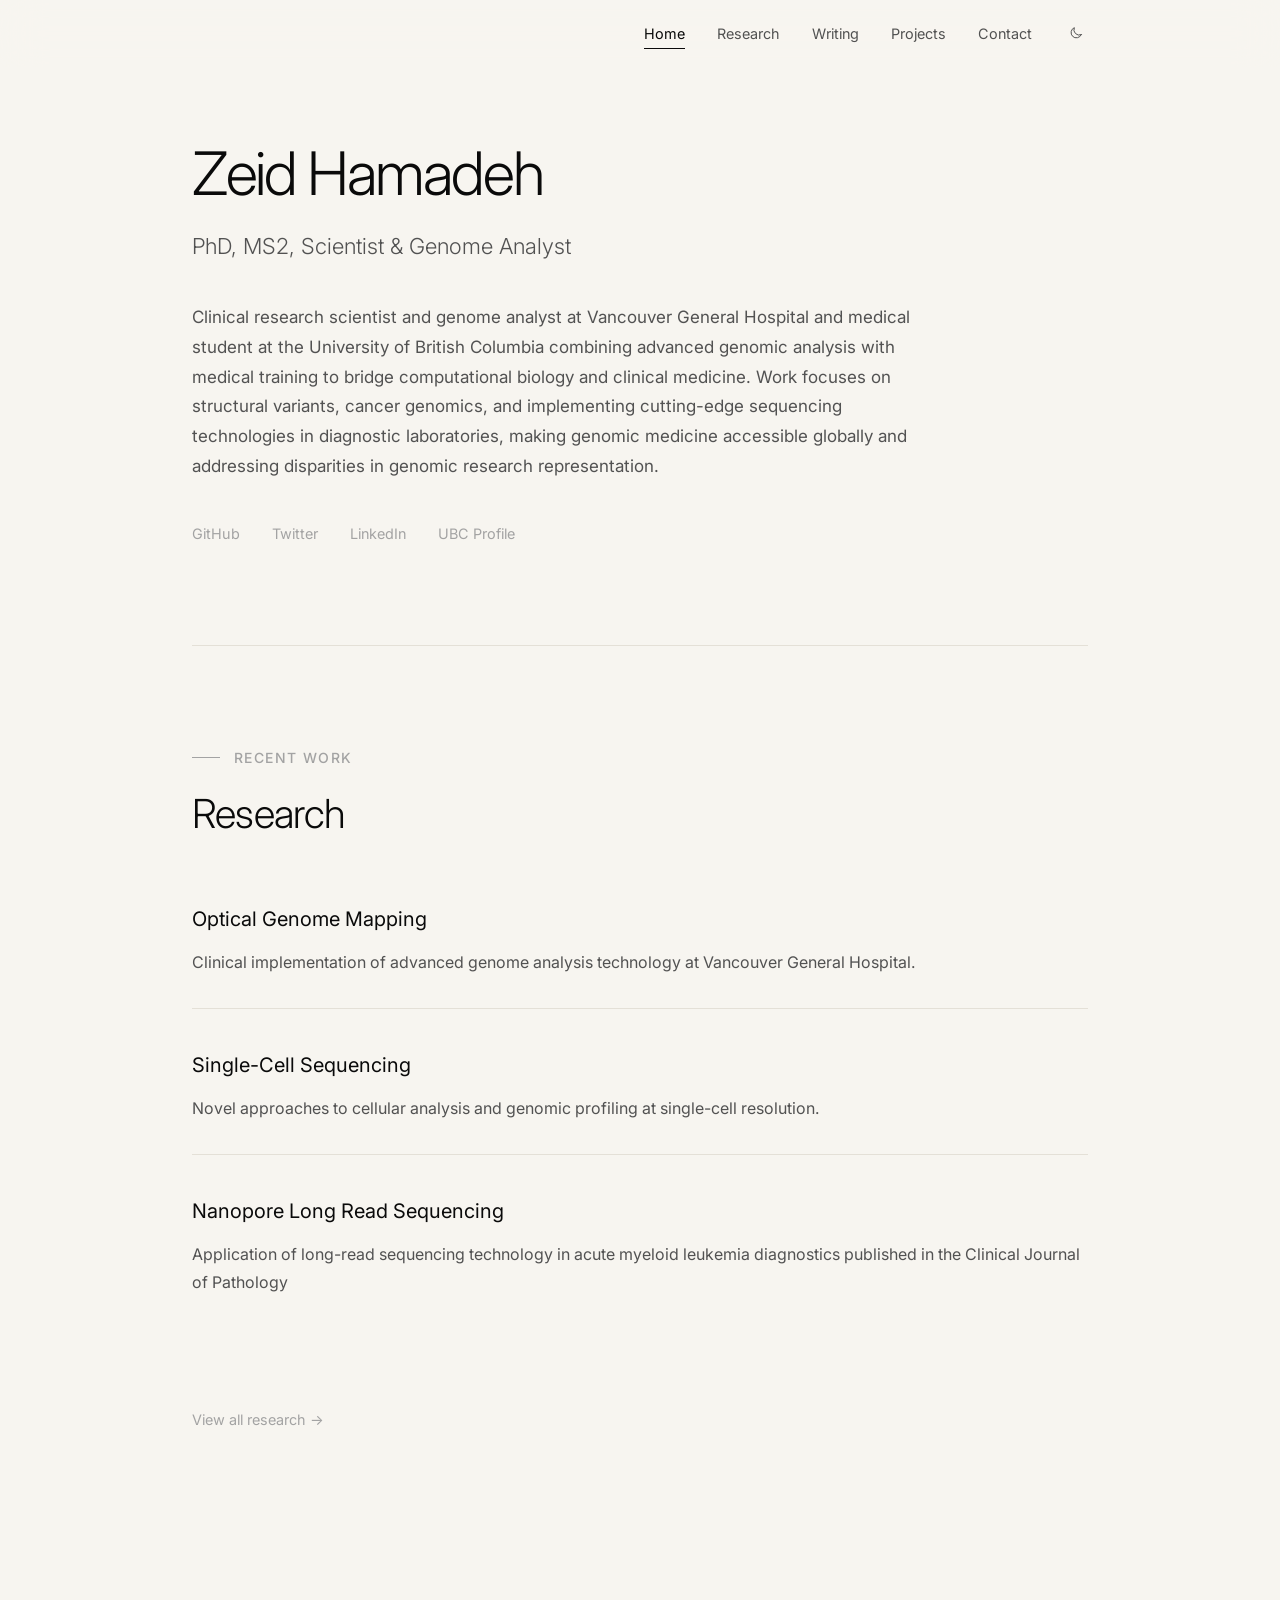
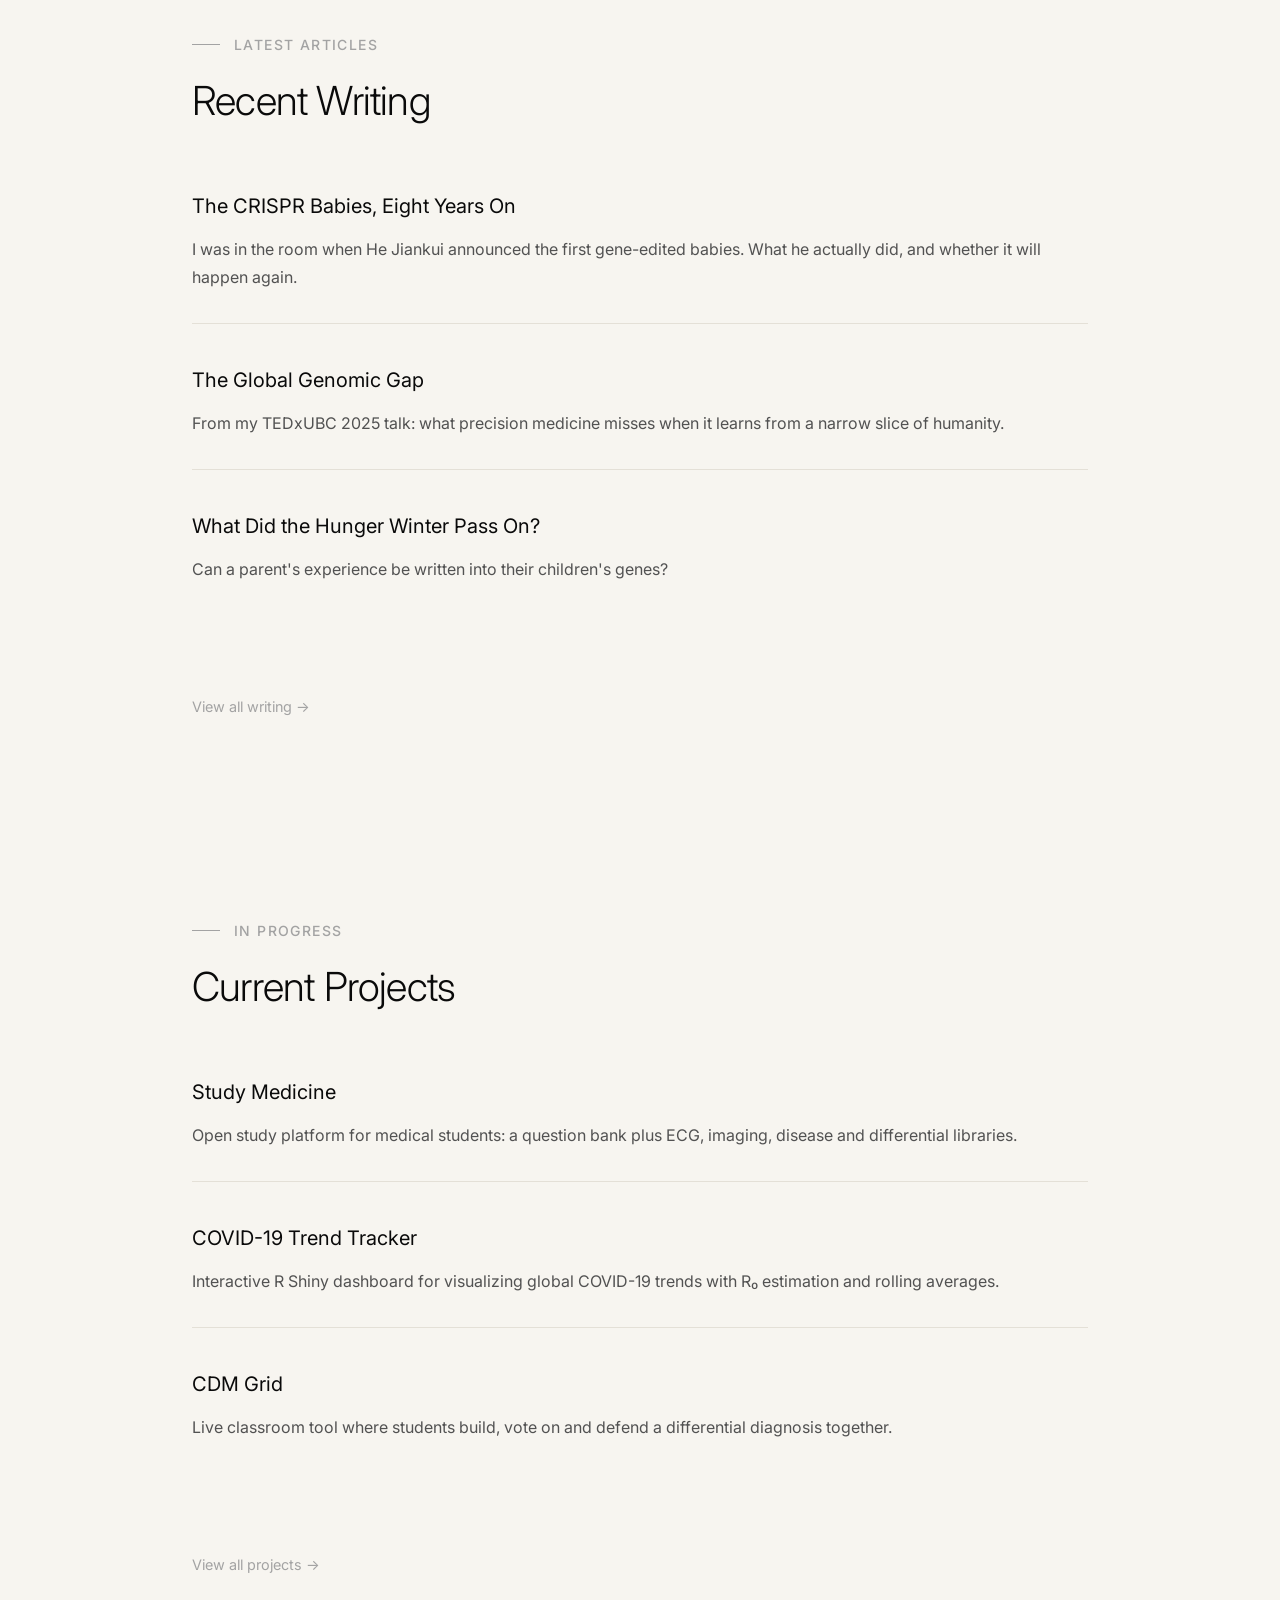
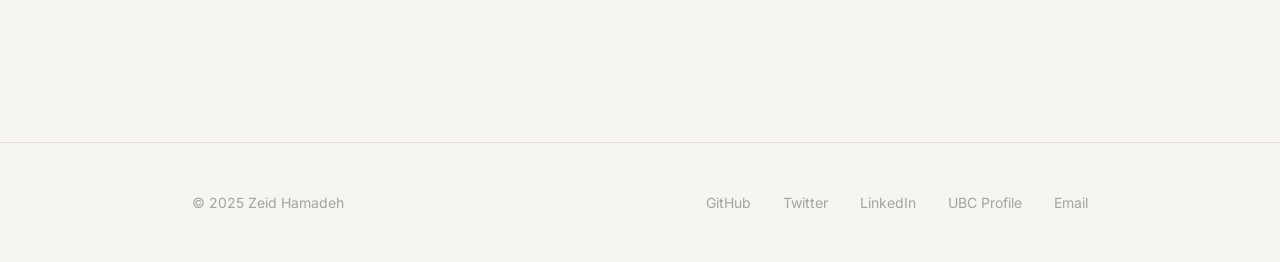
<file: index.html>
<!DOCTYPE html>
<html lang="en">
<head>
    <meta charset="UTF-8">
    <meta name="viewport" content="width=device-width, initial-scale=1.0">
    <title>Zeid Hamadeh - Genomics & Medicine</title>
    <meta name="description" content="PhD, MS2, Clinical Scientist and Genome Analyst">
    
    <link rel="preconnect" href="https://fonts.googleapis.com">
    <link rel="preconnect" href="https://fonts.gstatic.com" crossorigin>
    <link href="https://fonts.googleapis.com/css2?family=Inter:wght@300;400;500;600&display=swap" rel="stylesheet">
    <link rel="icon" type="image/x-icon" href="image/favicon.ico">
    <link rel="stylesheet" href="assets/css/motion.css">
    <link rel="stylesheet" href="assets/css/theme.css">
    <script src="assets/js/theme.js"></script>
    <script src="assets/js/motion.js" defer></script>

    <style>
        * {
            margin: 0;
            padding: 0;
            box-sizing: border-box;
        }

        :root {
            --text-primary: #0a0a0a;
            --text-secondary: #525252;
            --text-tertiary: #a3a3a3;
            --border: #e4e0d7;
            --bg: #f7f5f0;
            --bg-secondary: #efece5;
            --accent: #0a0a0a;
        }

        html {
            scroll-behavior: smooth;
        }

        body {
            font-family: 'Inter', -apple-system, BlinkMacSystemFont, sans-serif;
            line-height: 1.65;
            color: var(--text-primary);
            background: var(--bg);
            -webkit-font-smoothing: antialiased;
        }

        ::selection {
            background: var(--text-primary);
            color: var(--bg);
        }

        /* Navigation */
        nav {
            position: fixed;
            top: 0;
            width: 100%;
            background: rgba(247, 245, 240, 0.88);
            backdrop-filter: blur(20px);
            border-bottom: 1px solid var(--border);
            z-index: 1000;
            transition: all 0.3s ease;
        }

        .nav-container {
            max-width: 960px;
            margin: 0 auto;
            padding: 1.25rem 2rem;
            display: flex;
            justify-content: space-between;
            align-items: center;
        }

        .logo {
            font-weight: 500;
            font-size: 1rem;
            color: var(--text-primary);
            text-decoration: none;
            letter-spacing: -0.01em;
            opacity: 0;
            transition: opacity 0.3s ease;
        }

        .logo.visible {
            opacity: 1;
        }

        .nav-links {
            display: flex;
            gap: 2rem;
            list-style: none;
        }

        .nav-links a {
            color: var(--text-secondary);
            text-decoration: none;
            font-size: 0.9rem;
            font-weight: 400;
            transition: color 0.2s ease;
        }

        .nav-links a:hover,
        .nav-links a.active {
            color: var(--text-primary);
        }

        /* Container */
        .container {
            max-width: 960px;
            margin: 0 auto;
            padding: 0 2rem;
        }

        /* Page Views */
        .page {
            display: none;
        }

        .page.active {
            display: block;
        }

        /* Hero */
        .hero {
            padding: 140px 0 100px;
            border-bottom: 1px solid var(--border);
        }

        .hero h1 {
            font-size: 3.75rem;
            font-weight: 300;
            line-height: 1.1;
            margin-bottom: 1.5rem;
            letter-spacing: -0.04em;
            color: var(--text-primary);
        }

        .hero .subtitle {
            font-size: 1.375rem;
            color: var(--text-secondary);
            font-weight: 300;
            margin-bottom: 2.5rem;
            line-height: 1.5;
        }

        .hero .bio {
            font-size: 1.0625rem;
            color: var(--text-secondary);
            line-height: 1.75;
            max-width: 720px;
        }

        .hero .bio p {
            margin-bottom: 1.25rem;
        }

        /* Links */
        .links {
            margin-top: 2.5rem;
            display: flex;
            gap: 2rem;
            flex-wrap: wrap;
        }

        .links a {
            color: var(--text-tertiary);
            text-decoration: none;
            font-size: 0.9rem;
            font-weight: 400;
            transition: color 0.2s ease;
            position: relative;
        }

        .links a::after {
            content: '';
            position: absolute;
            bottom: -2px;
            left: 0;
            width: 0;
            height: 1px;
            background: var(--text-primary);
            transition: width 0.2s ease;
        }

        .links a:hover {
            color: var(--text-primary);
        }

        .links a:hover::after {
            width: 100%;
        }

        /* Section */
        .section {
            padding: 100px 0;
        }

        .section-header {
            margin-bottom: 3.5rem;
        }

        .section-title {
            font-size: 0.875rem;
            font-weight: 500;
            text-transform: uppercase;
            letter-spacing: 0.1em;
            color: var(--text-tertiary);
            margin-bottom: 0.75rem;
        }

        .section-subtitle {
            font-size: 2.5rem;
            font-weight: 300;
            color: var(--text-primary);
            letter-spacing: -0.02em;
        }

        /* Items List */
        .items-list {
            display: flex;
            flex-direction: column;
            gap: 4rem;
        }

        .item {
            padding-bottom: 3rem;
            border-bottom: 1px solid var(--border);
        }

        .item:last-child {
            border-bottom: none;
        }

        .item-meta {
            font-size: 0.8125rem;
            color: var(--text-tertiary);
            margin-bottom: 1rem;
            font-weight: 500;
            letter-spacing: 0.02em;
        }

        .item h3 {
            font-size: 1.5rem;
            font-weight: 400;
            margin-bottom: 1rem;
            letter-spacing: -0.01em;
        }

        .item h3 a {
            color: var(--text-primary);
            text-decoration: none;
            transition: color 0.2s ease;
        }

        .item h3 a:hover {
            color: var(--text-secondary);
        }

        .item p {
            color: var(--text-secondary);
            line-height: 1.75;
            margin-bottom: 0.75rem;
        }

        .additional-info {
            color: var(--text-tertiary);
            font-size: 0.9375rem;
        }

        /* Media embeds */
        .project-media {
            margin-top: 1.5rem;
            display: flex;
            flex-direction: column;
            gap: 1rem;
        }

        .project-media img {
            width: 100%;
            max-width: 100%;
            height: auto;
            border: 1px solid var(--border);
            border-radius: 4px;
        }

        .project-media video {
            width: 100%;
            max-width: 100%;
            border: 1px solid var(--border);
            border-radius: 4px;
        }

        /* Desktop recording with a phone recording overlapping its corner */
        .device-stack {
            position: relative;
            margin-bottom: 2.5rem;
        }

        .device-stack .device-desktop {
            display: block;
        }

        .device-phone {
            position: absolute;
            right: 5%;
            bottom: -2.5rem;
            width: 21%;
            padding: clamp(3px, 0.6vw, 6px);
            background: #0a0a0a;
            border-radius: clamp(14px, 3.2vw, 30px);
            box-shadow: 0 24px 48px -16px rgba(0, 0, 0, 0.35), 0 0 0 1px rgba(0, 0, 0, 0.08);
            overflow: hidden;
        }

        .project-media .device-phone video {
            display: block;
            border: none;
            border-radius: clamp(11px, 2.7vw, 25px);
        }

        .media-link {
            display: inline-block;
            color: var(--text-tertiary);
            text-decoration: none;
            font-size: 0.875rem;
            margin-top: 0.5rem;
            transition: color 0.2s ease;
        }

        .media-link:hover {
            color: var(--text-primary);
        }

        /* Preview List */
        .preview-list {
            display: flex;
            flex-direction: column;
            gap: 2.5rem;
            margin-bottom: 3rem;
        }

        .preview-item {
            padding-bottom: 2rem;
            border-bottom: 1px solid var(--border);
        }

        .preview-item:last-child {
            border-bottom: none;
        }

        .preview-item h3 {
            font-size: 1.25rem;
            font-weight: 400;
            margin-bottom: 0.75rem;
        }

        .preview-item h3 a {
            color: var(--text-primary);
            text-decoration: none;
            transition: color 0.2s ease;
        }

        .preview-item h3 a:hover {
            color: var(--text-secondary);
        }

        .preview-item p {
            color: var(--text-secondary);
            line-height: 1.75;
        }

        .view-all {
            display: inline-block;
            color: var(--text-tertiary);
            text-decoration: none;
            font-size: 0.9rem;
            transition: color 0.2s ease;
            margin-top: 2rem;
        }

        .view-all:hover {
            color: var(--text-primary);
        }

        /* Footer */
        footer {
            border-top: 1px solid var(--border);
            padding: 3rem 0;
            margin-top: 4rem;
        }

        footer .container {
            display: flex;
            justify-content: space-between;
            align-items: center;
        }

        footer p {
            color: var(--text-tertiary);
            font-size: 0.875rem;
        }

        .footer-links {
            display: flex;
            gap: 2rem;
        }

        .footer-links a {
            color: var(--text-tertiary);
            text-decoration: none;
            font-size: 0.875rem;
            transition: color 0.2s ease;
        }

        .footer-links a:hover {
            color: var(--text-primary);
        }

        /* Responsive */
        @media (max-width: 768px) {
            .nav-container {
                flex-direction: column;
                gap: 1rem;
            }

            .nav-links {
                gap: 1.25rem;
            }

            .hero h1 {
                font-size: 2.5rem;
            }

            .hero .subtitle {
                font-size: 1.125rem;
            }

            .device-phone {
                width: 28%;
                right: 3%;
                bottom: -1.75rem;
            }

            .section-subtitle {
                font-size: 2rem;
            }

            footer .container {
                flex-direction: column;
                gap: 1.5rem;
                text-align: center;
            }

            .footer-links {
                flex-wrap: wrap;
                justify-content: center;
            }
        }
    </style>
</head>
<body>
    <!-- Navigation -->
    <nav>
        <div class="nav-container">
            <a href="#home" class="logo" id="navLogo">Zeid Hamadeh</a>
            <ul class="nav-links">
                <li><a href="#home" class="active">Home</a></li>
                <li><a href="#research">Research</a></li>
                <li><a href="#writing">Writing</a></li>
                <li><a href="#projects">Projects</a></li>
                <li><a href="mailto:zeid.hamadeh@ubc.ca">Contact</a></li>
            </ul>
        </div>
    </nav>

    <!-- Home Page -->
    <div id="homePage" class="page active">
        <div class="container">
            <section class="hero">
                <h1 id="mainTitle">Zeid Hamadeh</h1>
                <p class="subtitle">PhD, MS2, Scientist & Genome Analyst</p>
                
                <div class="bio">
                    <p>Clinical research scientist and genome analyst at Vancouver General Hospital and medical student at the University of British Columbia combining advanced genomic analysis with medical training to bridge computational biology and clinical medicine. Work focuses on structural variants, cancer genomics, and implementing cutting-edge sequencing technologies in diagnostic laboratories, making genomic medicine accessible globally and addressing disparities in genomic research representation.</p>
                </div>

                <div class="links">
                    <a href="https://github.com/zhamadeh" target="_blank">GitHub</a>
                    <a href="https://twitter.com/hamadeh_zeid" target="_blank">Twitter</a>
                    <a href="https://www.linkedin.com/in/zeid-hamadeh-0aa0a4137/" target="_blank">LinkedIn</a>
                    <a href="https://pathology.ubc.ca/2024/02/27/hamadeh-zeid/" target="_blank">UBC Profile</a>
                </div>
            </section>

            <section class="section">
                <div class="section-header">
                    <div class="section-title">Recent Work</div>
                    <h2 class="section-subtitle">Research</h2>
                </div>

                <div class="preview-list">
                    <div class="preview-item">
                        <h3><a href="projects/ogm-acute-leukemia.html">Optical Genome Mapping</a></h3>
                        <p>Clinical implementation of advanced genome analysis technology at Vancouver General Hospital.</p>
                    </div>
                    <div class="preview-item">
                        <h3><a href="projects/single-cell-sequencing.html">Single-Cell Sequencing</a></h3>
                        <p>Novel approaches to cellular analysis and genomic profiling at single-cell resolution.</p>
                    </div>
                    <div class="preview-item">
                        <h3><a href="projects/nanopore-sequencing.html">Nanopore Long Read Sequencing</a></h3>
                        <p>Application of long-read sequencing technology in acute myeloid leukemia diagnostics published in the Clinical Journal of Pathology</p>
                    </div>
                </div>

                <a href="#research" class="view-all">View all research →</a>
            </section>

            <section class="section">
                <div class="section-header">
                    <div class="section-title">Latest Articles</div>
                    <h2 class="section-subtitle">Recent Writing</h2>
                </div>

                <div class="preview-list">
                    <div class="preview-item">
                        <h3><a href="writing/crispr-babies.html">The CRISPR Babies, Eight Years On</a></h3>
                        <p>I was in the room when He Jiankui announced the first gene-edited babies. What he actually did, and whether it will happen again.</p>
                    </div>
                    <div class="preview-item">
                        <h3><a href="global-genomic-gap/">The Global Genomic Gap</a></h3>
                        <p>From my TEDxUBC 2025 talk: what precision medicine misses when it learns from a narrow slice of humanity.</p>
                    </div>
                    <div class="preview-item">
                        <h3><a href="writing/epigenetic-inheritance.html">What Did the Hunger Winter Pass On?</a></h3>
                        <p>Can a parent's experience be written into their children's genes?</p>
                    </div>
                </div>

                <a href="#writing" class="view-all">View all writing →</a>
            </section>

            <section class="section">
                <div class="section-header">
                    <div class="section-title">In Progress</div>
                    <h2 class="section-subtitle">Current Projects</h2>
                </div>

                <div class="preview-list">
                    <div class="preview-item">
                        <h3><a href="#projects">Study Medicine</a></h3>
                        <p>Open study platform for medical students: a question bank plus ECG, imaging, disease and differential libraries.</p>
                    </div>

                    <div class="preview-item">
                        <h3><a href="#projects">COVID-19 Trend Tracker</a></h3>
                        <p>Interactive R Shiny dashboard for visualizing global COVID-19 trends with R₀ estimation and rolling averages.</p>
                    </div>

                    <div class="preview-item">
                        <h3><a href="#projects">CDM Grid</a></h3>
                        <p>Live classroom tool where students build, vote on and defend a differential diagnosis together.</p>
                    </div>
                </div>

                <a href="#projects" class="view-all">View all projects →</a>
            </section>

        </div>
    </div>

    <!-- Research Page -->
    <div id="researchPage" class="page">
        <div class="container">
            <section class="section">
                <div class="section-header">
                    <div class="section-title">Publications</div>
                    <h2 class="section-subtitle">Research</h2>
                </div>

                <div class="items-list">
                    <div class="item">
                        <div class="item-meta">Clinical Project · Current</div>
                        <h3><a href="projects/ogm-acute-leukemia.html">Optical Genome Mapping</a></h3>
                        <p>Clinical implementation of advanced genome analysis technology for structural variant detection.</p>
                        <p class="additional-info">Leading the clinical integration of optical genome mapping (OGM) technology at Vancouver General Hospital. This cutting-edge approach enables comprehensive detection of structural variants, providing insights that traditional sequencing methods may miss in cancer diagnostics and genetic disease evaluation.</p>
                    </div>

                    <div class="item">
                        <div class="item-meta">Clinical Journal of Pathology · 2024 </div>
                        <h3><a href="projects/nanopore-sequencing.html">Nanopore Sequencing in AML</a></h3>
                        <p>Application of long-read sequencing technology in acute myeloid leukemia diagnostics.</p>
                        <p class="additional-info">Clinical implementation of nanopore sequencing for rapid detection of genomic alterations in AML, demonstrating potential for real-time diagnostics and treatment planning.</p>
                    </div>

                    <div class="item">
                        <div class="item-meta">Genome Research · 2024</div>
                        <h3><a href="https://pubmed.ncbi.nlm.nih.gov/39638560/" target="_blank">HPV Integration and Cancer Genome Regulation</a></h3>
                        <p>Long-read sequencing of cervical cancer genomes reveals diverse HPV integration architectures and allele-specific effects on gene regulation.</p>
                        <p class="additional-info">
                            This work identifies structural classes of HPV-human genomic rearrangements, shows how integration configuration and methylation status shape local chromatin, and demonstrates widespread cis effects on gene expression surrounding the integrated allele.
                        </p>
                    </div>

                    <div class="item">
                        <div class="item-meta">Cell Reports Methods · 2021</div>
                        <h3><a href="projects/single-cell-sequencing.html">Single-Cell Sequencing</a></h3>
                        <p>Novel approaches to cellular analysis and genomic profiling at single-cell resolution.</p>
                        <p class="additional-info">This work presents innovative methodologies for analyzing genomic data at the single-cell level, enabling more precise characterization of cellular heterogeneity in cancer and other complex diseases.</p>
                    </div>

                    <div class="item">
                        <div class="item-meta">Frontiers in Cell and Developmental Biology · 2020</div>
                        <h3><a href="https://www.frontiersin.org/articles/10.3389/fcell.2020.00324/full" target="_blank">DNA Repair in Hereditary Cancer</a></h3>
                        <p>Investigating mechanisms of genome stability in cancer predisposition syndromes.</p>
                        <p class="additional-info">Research focused on understanding how defects in DNA repair pathways contribute to hereditary cancer susceptibility, with implications for genetic counseling and targeted therapies.</p>
                    </div>

                    <div class="item">
                        <div class="item-meta">Genomics · 2022</div>
                        <h3><a href="https://www.sciencedirect.com/science/article/abs/pii/S1046202322001025" target="_blank">Genome Instability in Cancer</a></h3>
                        <p>Understanding genomic alterations driving cancer development and progression.</p>
                        <p class="additional-info">Comprehensive analysis of chromosomal instability patterns in cancer genomes, identifying key mechanisms that drive tumor evolution and therapeutic resistance.</p>
                    </div>

                    <div class="item">
                        <div class="item-meta">PhD Thesis · UBC · 2024</div>
                        <h3><a href="https://open.library.ubc.ca/soa/cIRcle/collections/ubctheses/24/items/1.0421419" target="_blank">
                                The Role of RECQL5 Helicase in Suppressing Genome Instability</a></h3>
                        <p>Investigating how loss of RECQL5 leads to increased genome instability through elevated sister chromatid exchanges and double-strand breaks.</p>
                        <p class="additional-info">
                            Demonstrates that RECQL5 prevents inappropriate recombination at G-quadruplex–rich transcribed genomic regions.
                        </p>
                    </div>

                </div>
            </section>
        </div>
    </div>

    <!-- Writing Page -->
    <div id="writingPage" class="page">
        <div class="container">
            <section class="section">
                <div class="section-header">
                    <div class="section-title">Articles</div>
                    <h2 class="section-subtitle">Science Writing</h2>
                </div>

                <div class="items-list">
                    <div class="item">
                        <div class="item-meta">Genome Editing · Ethics · 2026</div>
                        <h3><a href="writing/crispr-babies.html">The CRISPR Babies, Eight Years On</a></h3>
                        <p>What He Jiankui actually did, why it was indefensible, and whether someone will try again.</p>
                        <p class="additional-info">I was a graduate student in the audience in Hong Kong when He announced the twins. What the edits really were, why there was no medical need for them, and the start-ups now chasing edited babies.</p>
                    </div>

                    <div class="item">
                        <div class="item-meta">Genomics · Global Health · TEDxUBC 2025</div>
                        <h3><a href="global-genomic-gap/">The Global Genomic Gap</a></h3>
                        <p>Precision medicine was built on a narrow slice of humanity. What that costs, and who is closing the gap.</p>
                        <p class="additional-info">Adapted from my TEDxUBC talk. A patient report full of uncertain variants, a disease found only by studying Ethiopian families, and the new references being built from diverse genomes.</p>
                    </div>

                    <div class="item">
                        <div class="item-meta">Epigenetics · Inheritance · Updated 2026</div>
                        <h3><a href="writing/epigenetic-inheritance.html">What Did the Hunger Winter Pass On?</a></h3>
                        <p>Can a parent's experience be written into their children's genes? The evidence so far.</p>
                        <p class="additional-info">Children conceived during the 1944–45 Dutch famine carried its mark for sixty years. Whether that mark reaches their grandchildren is a harder question than it looks.</p>
                    </div>

                    <div class="item">
                        <div class="item-meta">Genetics · Heritability · Updated 2026</div>
                        <h3><a href="writing/hidden-heritability.html">Where Did the Heritability Go?</a></h3>
                        <p>Height is mostly genetic. For a decade, nobody could find the genes.</p>
                        <p class="additional-info">How the missing heritability problem was largely solved for height, and the two places it is still hiding: non-European genomes and the parts of the genome we couldn't read.</p>
                    </div>

                    <div class="item">
                        <div class="item-meta">Molecular Biology · DNA Repair · Updated 2026</div>
                        <h3><a href="writing/dna-repair.html">The Caretakers</a></h3>
                        <p>How cells keep their DNA intact, why cancer breaks that system, and what one overlooked helicase does.</p>
                        <p class="additional-info">From BRCA and PARP inhibitors to my PhD work using single-cell Strand-seq to map where the RECQL5 helicase protects the genome.</p>
                    </div>

                    <div class="item">
                        <div class="item-meta">Oncology · Updated 2026</div>
                        <h3><a href="writing/cancer.html">The Wrong War</a></h3>
                        <p>Why the battlefield metaphor for cancer misleads us, and what to use instead.</p>
                        <p class="additional-info">Cancer is evolution inside a single body. What imatinib, tumour heterogeneity and fifty years of mortality data say about the idea of a single cure.</p>
                    </div>
                </div>
            </section>
        </div>
    </div>

    <!-- Projects Page -->
    <div id="projectsPage" class="page">
        <div class="container">
            <section class="section">
                <div class="section-header">
                    <div class="section-title">Development</div>
                    <h2 class="section-subtitle">Projects</h2>
                </div>

                <div class="items-list">
                    <div class="item">
                        <div class="item-meta">Educational Tool · Current</div>
                        <h3><a href="https://www.studymed.ca" target="_blank">Study Medicine</a></h3>
                        <p>An open study platform for medical students: a question bank alongside reference libraries for ECGs, imaging, diseases and differentials.</p>
                        <p class="additional-info">Started as a midterm practice bank for my own class and grew from there. Each question comes with a full explanation and shows how other students answered. The libraries let you move from a question to the ECG pattern, X-ray or disease behind it, and the differentials section lays out the causes of each presenting complaint by organ system, acuity or pain pattern.</p>

                        <div class="project-media">
                            <div class="device-stack">
                                <video class="demo-video device-desktop" autoplay muted loop playsinline preload="metadata" poster="media/studymed-desktop-poster.jpg" aria-label="Study Medicine on desktop: answering an ECG question and reading the explanation">
                                    <source src="media/studymed-desktop.mp4" type="video/mp4">
                                </video>
                                <div class="device-phone">
                                    <video class="demo-video" autoplay muted loop playsinline preload="metadata" poster="media/studymed-xray-phone-poster.jpg" aria-label="Study Medicine on iPhone: the chest X-ray quiz">
                                        <source src="media/studymed-xray-phone.mp4" type="video/mp4">
                                    </video>
                                </div>
                            </div>
                            <span class="media-link">A practice question on desktop, and the chest X-ray quiz on iPhone · <a href="https://www.studymed.ca" target="_blank">Open Study Medicine →</a></span>
                        </div>
                    </div>

                    <div class="item">
                        <div class="item-meta">Data Visualization · R Shiny · 2020</div>
                        <h3><a href="https://zhamadeh.github.io/covid-growth-tracker/" target="_blank">COVID-19 Trend Tracker</a></h3>
                        <p>An interactive Shiny web app built in R to visualize global and country-level COVID-19 trends using WHO / Our World in Data datasets.</p>
                        <p class="additional-info">The dashboard dynamically displays new cases, deaths, and testing trends with rolling averages and per-capita normalization. Features include an R₀ estimator based on user-defined serial intervals and recent growth rates, automatic highlighting of periods with steep case surges, customizable filters for countries, metrics, and time windows, and global baseline comparison for contextual reference. Designed for clarity and accessibility, the app lets users explore how outbreaks evolved over time while keeping visuals clean, responsive, and data-driven.</p>
                        
                        <div class="project-media">
                            <video controls>
                                <source src="covid-tracker.mp4" type="video/mp4">
                                Your browser does not support the video tag. <a href="covid-tracker.mp4">Download video</a>
                            </video>
                            <span class="media-link">Demo video of the COVID-19 Trend Tracker interface · <a href="https://zhamadeh.github.io/covid-growth-tracker/" target="_blank">Launch App →</a></span>
                        </div>
                    </div>

                    <div class="item">
                        <div class="item-meta">Educational Tool · Current</div>
                        <h3><a href="https://cdm-grid.web.app" target="_blank">CDM Grid</a></h3>
                        <p>A live classroom tool for working through clinical cases together, one step of the diagnosis at a time.</p>
                        <p class="additional-info">Students join a session from their phones by scanning a QR code. The class takes a history, examines the patient and orders labs, and each student builds a differential on their own before the answers are merged and voted on. The facilitator then reveals the expert ranking and a must-not-miss checklist, so students can see where their reasoning matched and where it went wrong.</p>

                        <div class="project-media">
                            <video class="demo-video" autoplay muted loop playsinline preload="metadata" poster="media/cdm-grid-demo-poster.jpg" aria-label="Demo of CDM Grid: a class works through an acute kidney injury case from history to final diagnosis">
                                <source src="media/cdm-grid-demo.mp4" type="video/mp4">
                            </video>
                            <span class="media-link">An acute kidney injury case, from history to final diagnosis · <a href="https://cdm-grid.web.app" target="_blank">Open CDM Grid →</a></span>
                        </div>
                    </div>
                </div>
            </section>
        </div>
    </div>

    <!-- Footer -->
    <footer id="contact">
        <div class="container">
            <p>© 2025 Zeid Hamadeh</p>
            <div class="footer-links">
                <a href="https://github.com/zhamadeh" target="_blank">GitHub</a>
                <a href="https://twitter.com/hamadeh_zeid" target="_blank">Twitter</a>
                <a href="https://www.linkedin.com/in/zeid-hamadeh-0aa0a4137/" target="_blank">LinkedIn</a>
                <a href="https://pathology.ubc.ca/2024/02/27/hamadeh-zeid/" target="_blank">UBC Profile</a>
                <a href="mailto:zeid.hamadeh@ubc.ca">Email</a>
            </div>
        </div>
    </footer>

    <script>
        // Show/hide logo based on scroll position
        const navLogo = document.getElementById('navLogo');
        const mainTitle = document.getElementById('mainTitle');

        function handleScroll() {
            if (document.getElementById('homePage').classList.contains('active')) {
                const titleRect = mainTitle.getBoundingClientRect();
                if (titleRect.bottom < 0) {
                    navLogo.classList.add('visible');
                } else {
                    navLogo.classList.remove('visible');
                }
            } else {
                navLogo.classList.add('visible');
            }
        }

        window.addEventListener('scroll', handleScroll);

        // Page navigation, driven by the URL hash so links from article pages
        // (../index.html#writing) and the back button both work
        const PAGES = ['home', 'research', 'writing', 'projects'];

        function showPage(pageName, animate) {
            if (!PAGES.includes(pageName)) pageName = 'home';
            const next = document.getElementById(pageName + 'Page');
            const current = document.querySelector('.page.active');

            // Update nav active state
            document.querySelectorAll('.nav-links a').forEach(link => {
                link.classList.toggle('active', link.getAttribute('href') === '#' + pageName);
            });
            if (window.Motion) window.Motion.moveIndicator();

            if (current === next) return;

            const swap = () => {
                if (current) current.classList.remove('active', 'leaving');
                next.classList.add('active');
                window.scrollTo({ top: 0, behavior: 'instant' });
                handleScroll();
            };

            if (animate && current && document.documentElement.classList.contains('motion')) {
                current.classList.add('leaving');
                setTimeout(swap, 220);
            } else {
                swap();
            }
        }

        const route = animate => showPage(location.hash.slice(1) || 'home', animate);
        window.addEventListener('hashchange', () => route(true));
        route(false);
    </script>
</body>
</html>
</file>
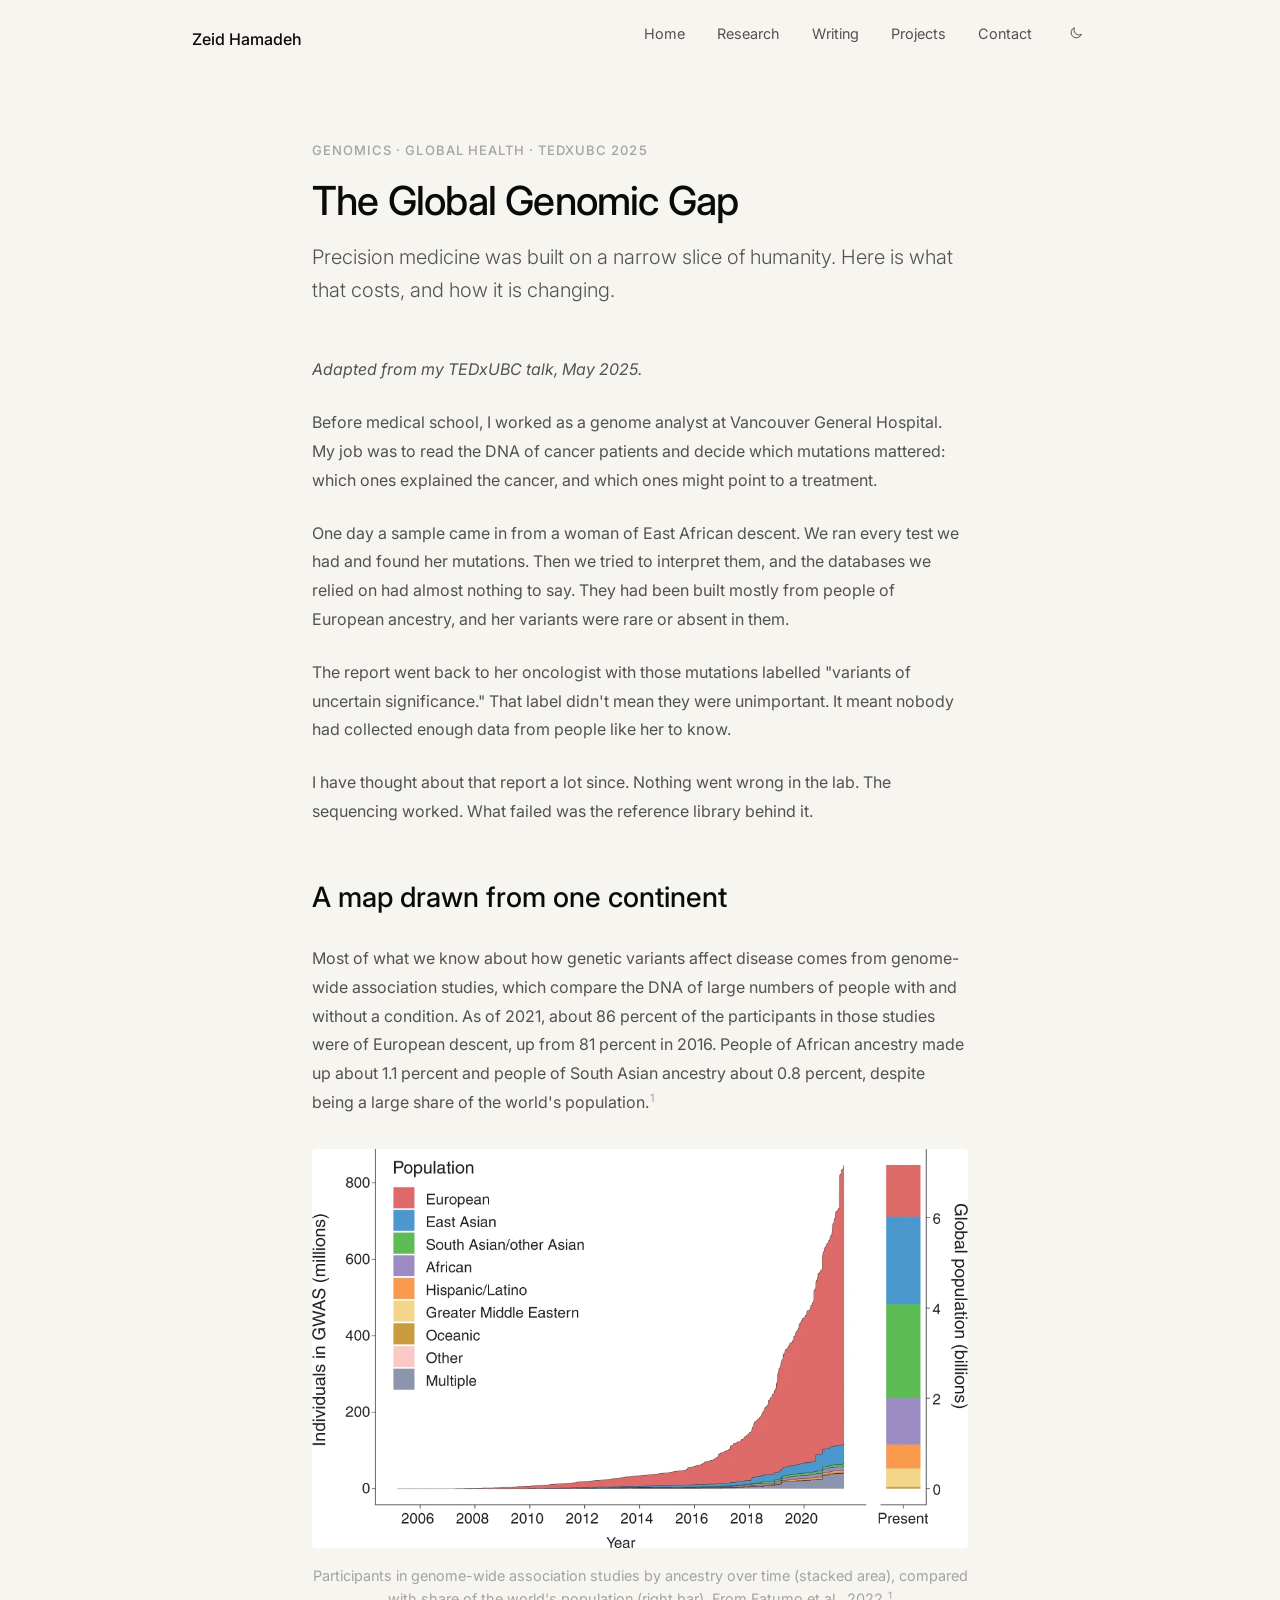
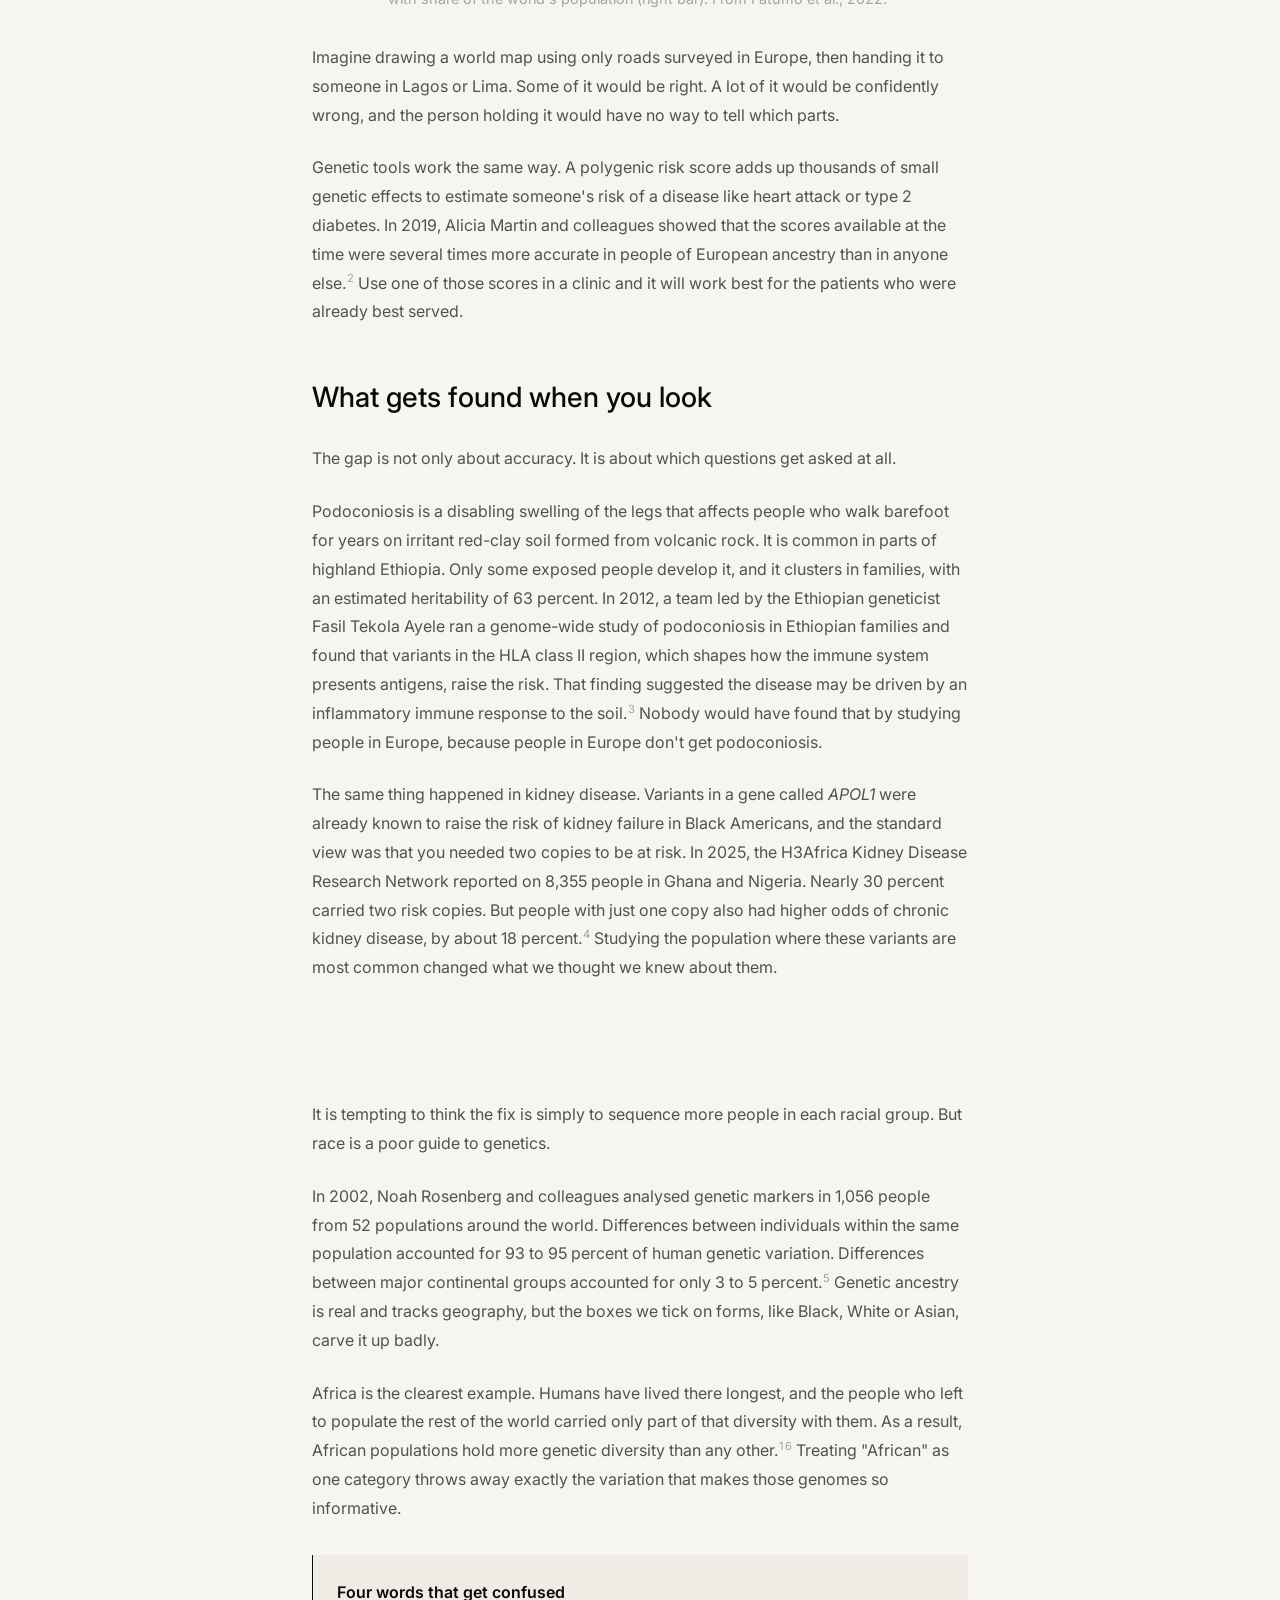
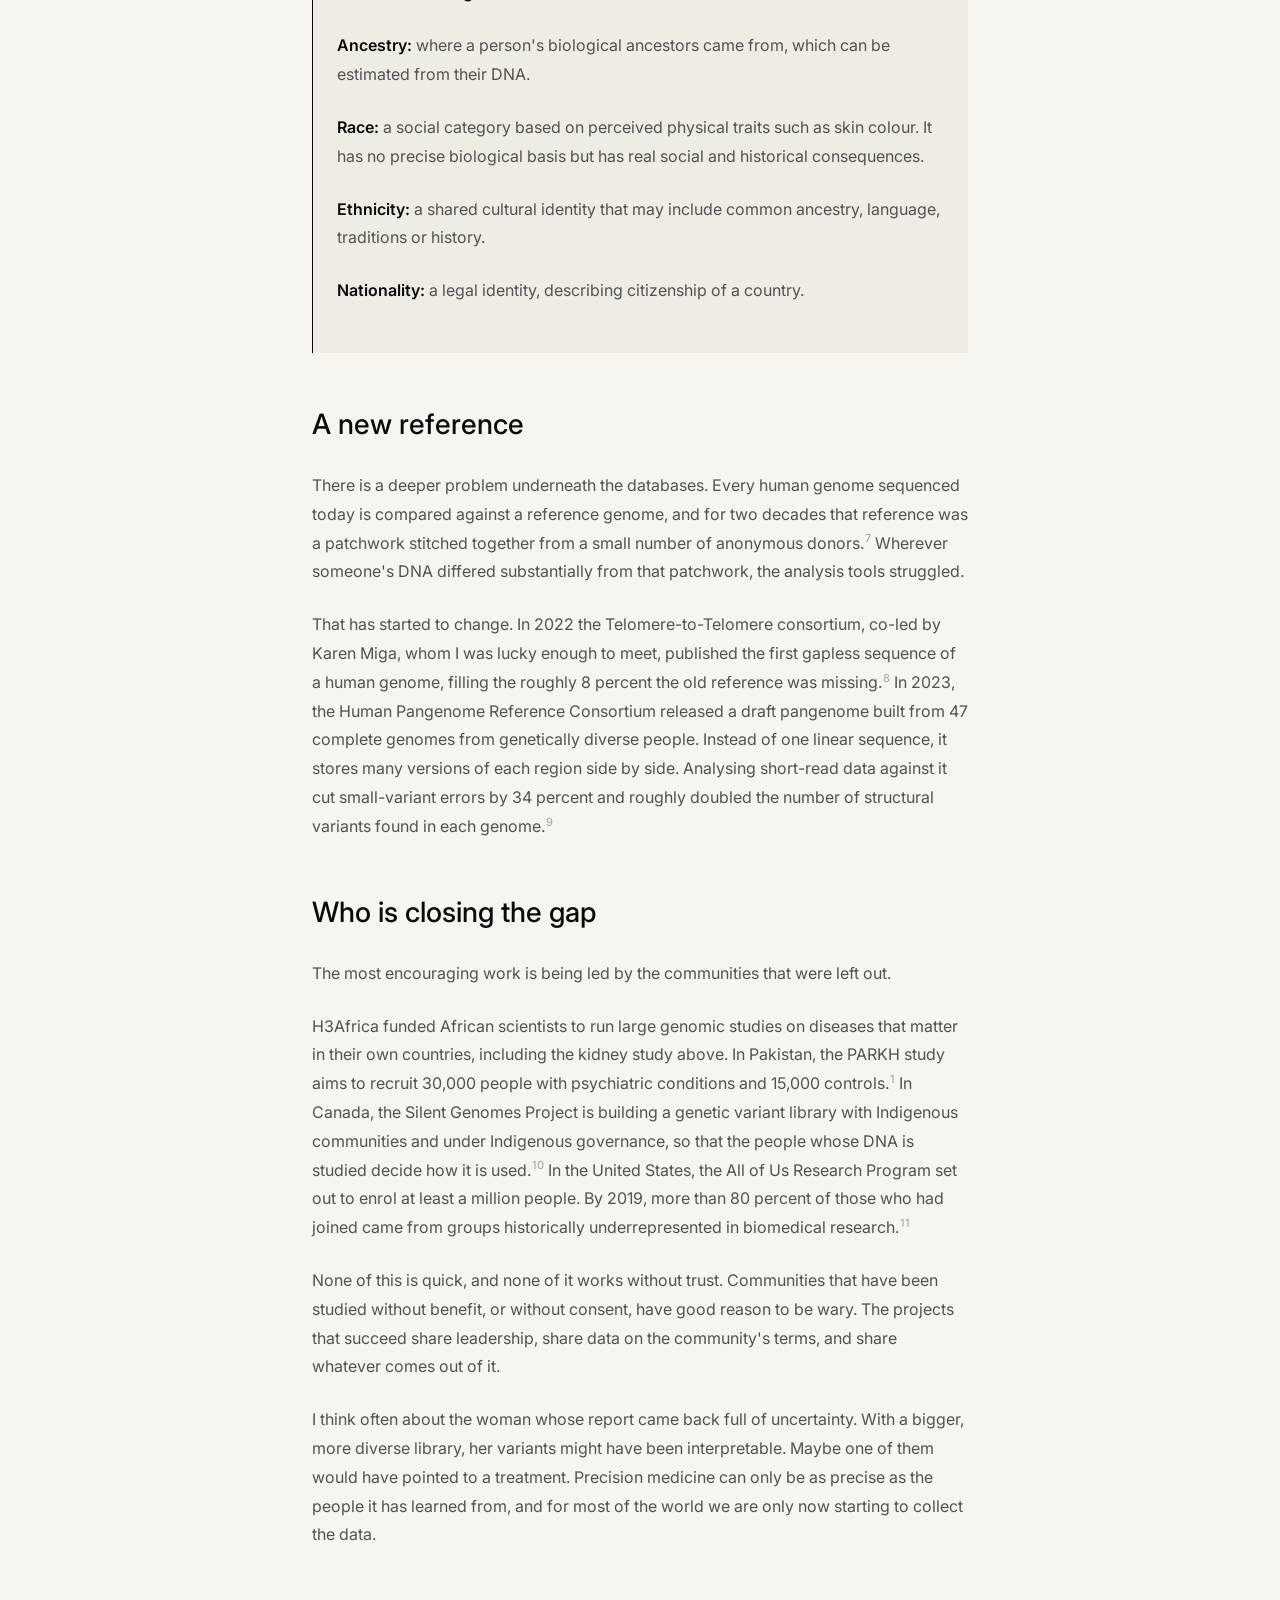
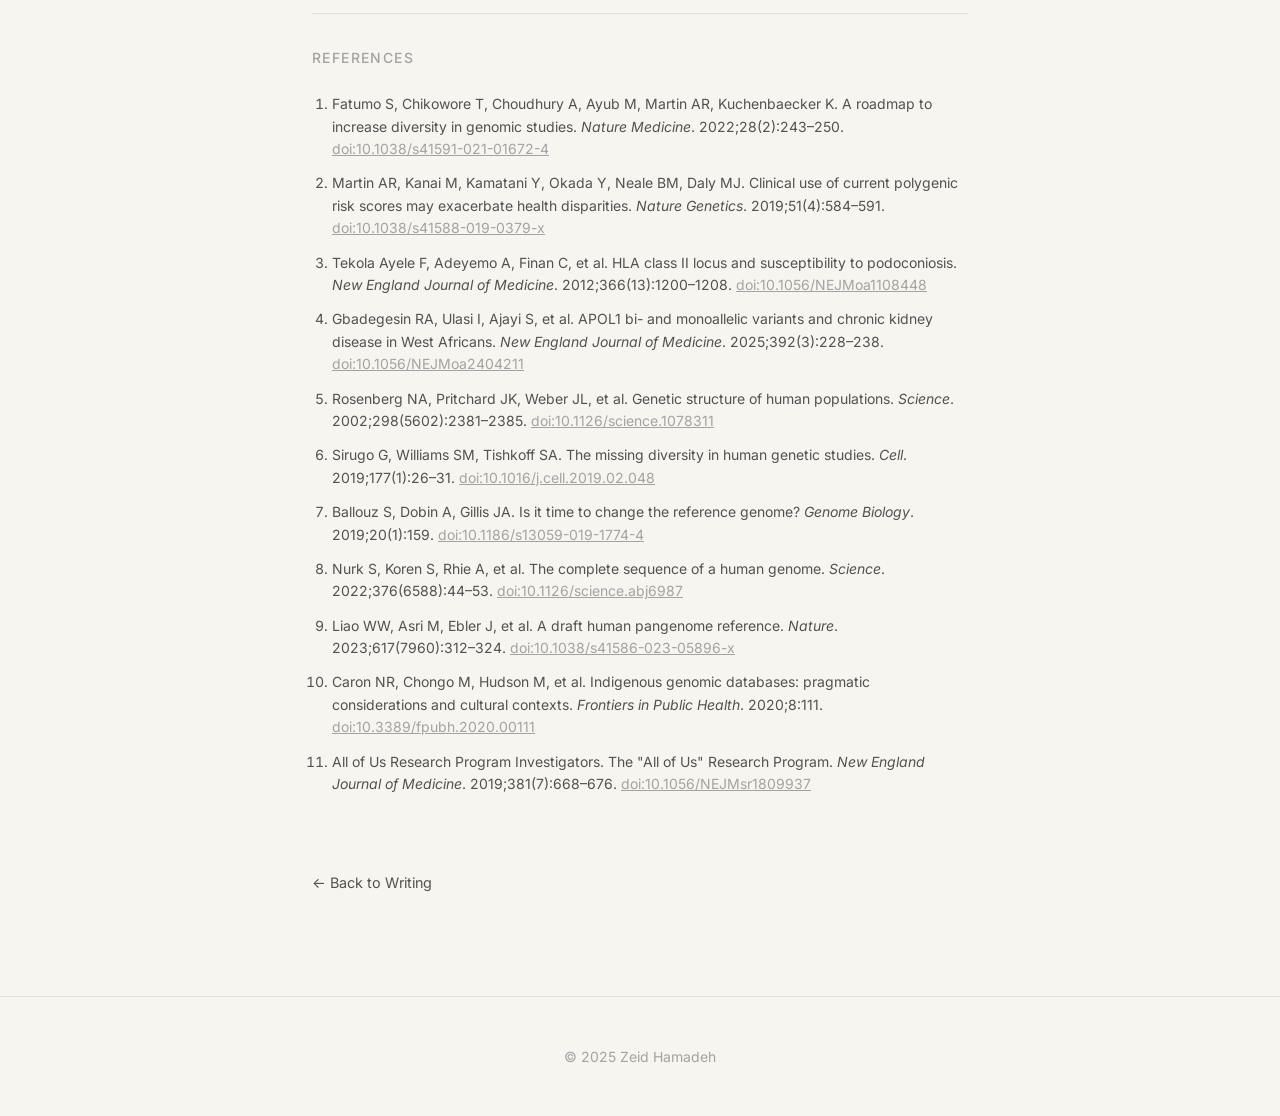
<file: global-genomic-gap/index.html>
<!DOCTYPE html>
<html lang="en">
<head>
    <meta charset="UTF-8">
    <meta name="viewport" content="width=device-width, initial-scale=1.0">
    <title>The Global Genomic Gap - Zeid Hamadeh</title>
    <link rel="preconnect" href="https://fonts.googleapis.com">
    <link rel="preconnect" href="https://fonts.gstatic.com" crossorigin>
    <link href="https://fonts.googleapis.com/css2?family=Inter:wght@300;400;500;600&display=swap" rel="stylesheet">
    
    <style>
        * {
            margin: 0;
            padding: 0;
            box-sizing: border-box;
        }

        :root {
            --text-primary: #0a0a0a;
            --text-secondary: #525252;
            --text-tertiary: #a3a3a3;
            --border: #e4e0d7;
            --bg: #f7f5f0;
        }

        body {
            font-family: 'Inter', -apple-system, BlinkMacSystemFont, sans-serif;
            line-height: 1.65;
            color: var(--text-primary);
            background: var(--bg);
            -webkit-font-smoothing: antialiased;
        }

        nav {
            position: fixed;
            top: 0;
            width: 100%;
            background: rgba(247, 245, 240, 0.88);
            backdrop-filter: blur(20px);
            border-bottom: 1px solid var(--border);
            z-index: 1000;
        }

        .nav-container {
            max-width: 960px;
            margin: 0 auto;
            padding: 1.25rem 2rem;
            display: flex;
            justify-content: space-between;
            align-items: center;
        }

        .logo {
            font-weight: 500;
            font-size: 1rem;
            color: var(--text-primary);
            text-decoration: none;
        }

        .nav-links {
            display: flex;
            gap: 2rem;
            list-style: none;
        }

        .nav-links a {
            color: var(--text-secondary);
            text-decoration: none;
            font-size: 0.9rem;
            transition: color 0.2s;
        }

        .nav-links a:hover {
            color: var(--text-primary);
        }

        .container {
            max-width: 720px;
            margin: 0 auto;
            padding: 0 2rem;
        }

        article {
            padding: 140px 0 100px;
        }

        .article-meta {
            font-size: 0.8125rem;
            color: var(--text-tertiary);
            text-transform: uppercase;
            letter-spacing: 0.08em;
            margin-bottom: 1rem;
            font-weight: 500;
        }

        h1 {
            font-size: 2.5rem;
            font-weight: 500;
            line-height: 1.2;
            margin-bottom: 1rem;
            letter-spacing: -0.02em;
        }

        .article-subtitle {
            font-size: 1.25rem;
            color: var(--text-secondary);
            margin-bottom: 3rem;
            font-weight: 300;
        }

        .note {
            color: var(--text-tertiary);
            font-style: italic;
            font-size: 0.95rem;
            margin-bottom: 2rem;
            padding: 1rem;
            background: #efece5;
            border-left: 3px solid var(--border);
        }

        .article-content p {
            margin-bottom: 1.5rem;
            line-height: 1.8;
            color: var(--text-secondary);
        }

        .article-content h2 {
            font-size: 1.75rem;
            font-weight: 500;
            margin-top: 3rem;
            margin-bottom: 1.5rem;
            color: var(--text-primary);
        }

        .article-content h3 {
            font-size: 1.375rem;
            font-weight: 500;
            margin-top: 2.5rem;
            margin-bottom: 1rem;
            color: var(--text-primary);
        }

        .article-content ul {
            margin: 1.5rem 0;
            padding-left: 1.5rem;
        }

        .article-content li {
            margin-bottom: 0.75rem;
            line-height: 1.7;
            color: var(--text-secondary);
        }

        .article-content strong {
            color: var(--text-primary);
            font-weight: 600;
        }

        .box {
            border-left: 1px solid var(--text-primary);
            background-color: #efece5;
            padding: 1.5rem;
            margin: 2rem 0;
        }

        .box strong {
            text-decoration: none;
        }

        .back-link {
            display: inline-block;
            margin-top: 4rem;
            color: var(--text-secondary);
            text-decoration: none;
            font-size: 0.9rem;
            transition: color 0.2s;
        }

        .back-link:hover {
            color: var(--text-primary);
        }

        footer {
            padding: 3rem 0;
            border-top: 1px solid var(--border);
            text-align: center;
        }

        footer p {
            color: var(--text-tertiary);
            font-size: 0.875rem;
        }

        @media (max-width: 768px) {
            article {
                padding: 120px 0 80px;
            }

            h1 {
                font-size: 2rem;
            }

            .article-subtitle {
                font-size: 1.125rem;
            }
        }
        .figure {
            margin: 2rem 0;
            text-align: center;
        }

        .figure img {
            max-width: 100%;
            height: auto;
            border-radius: 4px;
        }

        .figure figcaption {
            font-size: 0.9rem;
            color: var(--text-tertiary);
            margin-top: 0.5rem;
        }
        .reference {
            font-size: 0.875rem;
            color: var(--text-tertiary);
            margin-top: 0.25rem;
            font-style: normal;
        }

        /* Stack the logo above the five nav links on small screens */
        @media (max-width: 768px) {
            .nav-container {
                flex-direction: column;
                gap: 0.75rem;
            }

            .nav-links {
                gap: 1.25rem;
            }
        }
    </style>
    <link rel="stylesheet" href="../assets/css/article.css">
    <link rel="stylesheet" href="../assets/css/motion.css">
    <link rel="stylesheet" href="../assets/css/theme.css">
    <script src="../assets/js/theme.js"></script>
    <script src="../assets/js/motion.js" defer></script>
</head>
<body>
    <nav>
        <div class="nav-container">
            <a href="../index.html" class="logo">Zeid Hamadeh</a>
            <ul class="nav-links">
                <li><a href="../index.html">Home</a></li>
                <li><a href="../index.html#research">Research</a></li>
                <li><a href="../index.html#writing">Writing</a></li>
                <li><a href="../index.html#projects">Projects</a></li>
                <li><a href="mailto:zeid.hamadeh@ubc.ca">Contact</a></li>
            </ul>
        </div>
    </nav>

    <div class="container">
        <article>
            <div class="article-meta">Genomics · Global Health · TEDxUBC 2025</div>
            <h1>The Global Genomic Gap</h1>
            <p class="article-subtitle">Precision medicine was built on a narrow slice of humanity. Here is what that costs, and how it is changing.</p>

            <div class="article-content">
                <p><em>Adapted from my TEDxUBC talk, May 2025.</em></p>

                <p>Before medical school, I worked as a genome analyst at Vancouver General Hospital. My job was to read the DNA of cancer patients and decide which mutations mattered: which ones explained the cancer, and which ones might point to a treatment.</p>

                <p>One day a sample came in from a woman of East African descent. We ran every test we had and found her mutations. Then we tried to interpret them, and the databases we relied on had almost nothing to say. They had been built mostly from people of European ancestry, and her variants were rare or absent in them.</p>

                <p>The report went back to her oncologist with those mutations labelled "variants of uncertain significance." That label didn't mean they were unimportant. It meant nobody had collected enough data from people like her to know.</p>

                <p>I have thought about that report a lot since. Nothing went wrong in the lab. The sequencing worked. What failed was the reference library behind it.</p>

                <h2>A map drawn from one continent</h2>

                <p>Most of what we know about how genetic variants affect disease comes from genome-wide association studies, which compare the DNA of large numbers of people with and without a condition. As of 2021, about 86 percent of the participants in those studies were of European descent, up from 81 percent in 2016. People of African ancestry made up about 1.1 percent and people of South Asian ancestry about 0.8 percent, despite being a large share of the world's population.<sup class="cite"><a href="#ref-1">1</a></sup></p>

                <figure class="figure">
                    <img src="../image/global_genomic_gap.png" alt="Individuals in GWAS by population over time, with present-day population bar" />
                    <figcaption>Participants in genome-wide association studies by ancestry over time (stacked area), compared with share of the world's population (right bar). From Fatumo et al., 2022.<sup class="cite"><a href="#ref-1">1</a></sup></figcaption>
                </figure>

                <p>Imagine drawing a world map using only roads surveyed in Europe, then handing it to someone in Lagos or Lima. Some of it would be right. A lot of it would be confidently wrong, and the person holding it would have no way to tell which parts.</p>

                <p>Genetic tools work the same way. A polygenic risk score adds up thousands of small genetic effects to estimate someone's risk of a disease like heart attack or type 2 diabetes. In 2019, Alicia Martin and colleagues showed that the scores available at the time were several times more accurate in people of European ancestry than in anyone else.<sup class="cite"><a href="#ref-2">2</a></sup> Use one of those scores in a clinic and it will work best for the patients who were already best served.</p>

                <h2>What gets found when you look</h2>

                <p>The gap is not only about accuracy. It is about which questions get asked at all.</p>

                <p>Podoconiosis is a disabling swelling of the legs that affects people who walk barefoot for years on irritant red-clay soil formed from volcanic rock. It is common in parts of highland Ethiopia. Only some exposed people develop it, and it clusters in families, with an estimated heritability of 63 percent. In 2012, a team led by the Ethiopian geneticist Fasil Tekola Ayele ran a genome-wide study of podoconiosis in Ethiopian families and found that variants in the HLA class II region, which shapes how the immune system presents antigens, raise the risk. That finding suggested the disease may be driven by an inflammatory immune response to the soil.<sup class="cite"><a href="#ref-3">3</a></sup> Nobody would have found that by studying people in Europe, because people in Europe don't get podoconiosis.</p>

                <p>The same thing happened in kidney disease. Variants in a gene called <em>APOL1</em> were already known to raise the risk of kidney failure in Black Americans, and the standard view was that you needed two copies to be at risk. In 2025, the H3Africa Kidney Disease Research Network reported on 8,355 people in Ghana and Nigeria. Nearly 30 percent carried two risk copies. But people with just one copy also had higher odds of chronic kidney disease, by about 18 percent.<sup class="cite"><a href="#ref-4">4</a></sup> Studying the population where these variants are most common changed what we thought we knew about them.</p>

                <h2>Race is the wrong label</h2>

                <p>It is tempting to think the fix is simply to sequence more people in each racial group. But race is a poor guide to genetics.</p>

                <p>In 2002, Noah Rosenberg and colleagues analysed genetic markers in 1,056 people from 52 populations around the world. Differences between individuals within the same population accounted for 93 to 95 percent of human genetic variation. Differences between major continental groups accounted for only 3 to 5 percent.<sup class="cite"><a href="#ref-5">5</a></sup> Genetic ancestry is real and tracks geography, but the boxes we tick on forms, like Black, White or Asian, carve it up badly.</p>

                <p>Africa is the clearest example. Humans have lived there longest, and the people who left to populate the rest of the world carried only part of that diversity with them. As a result, African populations hold more genetic diversity than any other.<sup class="cite"><a href="#ref-1">1</a></sup><sup class="cite"><a href="#ref-6">6</a></sup> Treating "African" as one category throws away exactly the variation that makes those genomes so informative.</p>

                <div class="box">
                    <strong>Four words that get confused</strong><br><br>
                    <p><strong>Ancestry:</strong> where a person's biological ancestors came from, which can be estimated from their DNA.</p>
                    <p><strong>Race:</strong> a social category based on perceived physical traits such as skin colour. It has no precise biological basis but has real social and historical consequences.</p>
                    <p><strong>Ethnicity:</strong> a shared cultural identity that may include common ancestry, language, traditions or history.</p>
                    <p><strong>Nationality:</strong> a legal identity, describing citizenship of a country.</p>
                </div>

                <h2>A new reference</h2>

                <p>There is a deeper problem underneath the databases. Every human genome sequenced today is compared against a reference genome, and for two decades that reference was a patchwork stitched together from a small number of anonymous donors.<sup class="cite"><a href="#ref-7">7</a></sup> Wherever someone's DNA differed substantially from that patchwork, the analysis tools struggled.</p>

                <p>That has started to change. In 2022 the Telomere-to-Telomere consortium, co-led by Karen Miga, whom I was lucky enough to meet, published the first gapless sequence of a human genome, filling the roughly 8 percent the old reference was missing.<sup class="cite"><a href="#ref-8">8</a></sup> In 2023, the Human Pangenome Reference Consortium released a draft pangenome built from 47 complete genomes from genetically diverse people. Instead of one linear sequence, it stores many versions of each region side by side. Analysing short-read data against it cut small-variant errors by 34 percent and roughly doubled the number of structural variants found in each genome.<sup class="cite"><a href="#ref-9">9</a></sup></p>

                <h2>Who is closing the gap</h2>

                <p>The most encouraging work is being led by the communities that were left out.</p>

                <p>H3Africa funded African scientists to run large genomic studies on diseases that matter in their own countries, including the kidney study above. In Pakistan, the PARKH study aims to recruit 30,000 people with psychiatric conditions and 15,000 controls.<sup class="cite"><a href="#ref-1">1</a></sup> In Canada, the Silent Genomes Project is building a genetic variant library with Indigenous communities and under Indigenous governance, so that the people whose DNA is studied decide how it is used.<sup class="cite"><a href="#ref-10">10</a></sup> In the United States, the All of Us Research Program set out to enrol at least a million people. By 2019, more than 80 percent of those who had joined came from groups historically underrepresented in biomedical research.<sup class="cite"><a href="#ref-11">11</a></sup></p>

                <p>None of this is quick, and none of it works without trust. Communities that have been studied without benefit, or without consent, have good reason to be wary. The projects that succeed share leadership, share data on the community's terms, and share whatever comes out of it.</p>

                <p>I think often about the woman whose report came back full of uncertainty. With a bigger, more diverse library, her variants might have been interpretable. Maybe one of them would have pointed to a treatment. Precision medicine can only be as precise as the people it has learned from, and for most of the world we are only now starting to collect the data.</p>
            </div>

            <section class="references">
                <h2>References</h2>
                <ol>
                    <li id="ref-1">Fatumo S, Chikowore T, Choudhury A, Ayub M, Martin AR, Kuchenbaecker K. A roadmap to increase diversity in genomic studies. <em>Nature Medicine</em>. 2022;28(2):243–250. <a href="https://doi.org/10.1038/s41591-021-01672-4" target="_blank">doi:10.1038/s41591-021-01672-4</a></li>
                    <li id="ref-2">Martin AR, Kanai M, Kamatani Y, Okada Y, Neale BM, Daly MJ. Clinical use of current polygenic risk scores may exacerbate health disparities. <em>Nature Genetics</em>. 2019;51(4):584–591. <a href="https://doi.org/10.1038/s41588-019-0379-x" target="_blank">doi:10.1038/s41588-019-0379-x</a></li>
                    <li id="ref-3">Tekola Ayele F, Adeyemo A, Finan C, et al. HLA class II locus and susceptibility to podoconiosis. <em>New England Journal of Medicine</em>. 2012;366(13):1200–1208. <a href="https://doi.org/10.1056/NEJMoa1108448" target="_blank">doi:10.1056/NEJMoa1108448</a></li>
                    <li id="ref-4">Gbadegesin RA, Ulasi I, Ajayi S, et al. APOL1 bi- and monoallelic variants and chronic kidney disease in West Africans. <em>New England Journal of Medicine</em>. 2025;392(3):228–238. <a href="https://doi.org/10.1056/NEJMoa2404211" target="_blank">doi:10.1056/NEJMoa2404211</a></li>
                    <li id="ref-5">Rosenberg NA, Pritchard JK, Weber JL, et al. Genetic structure of human populations. <em>Science</em>. 2002;298(5602):2381–2385. <a href="https://doi.org/10.1126/science.1078311" target="_blank">doi:10.1126/science.1078311</a></li>
                    <li id="ref-6">Sirugo G, Williams SM, Tishkoff SA. The missing diversity in human genetic studies. <em>Cell</em>. 2019;177(1):26–31. <a href="https://doi.org/10.1016/j.cell.2019.02.048" target="_blank">doi:10.1016/j.cell.2019.02.048</a></li>
                    <li id="ref-7">Ballouz S, Dobin A, Gillis JA. Is it time to change the reference genome? <em>Genome Biology</em>. 2019;20(1):159. <a href="https://doi.org/10.1186/s13059-019-1774-4" target="_blank">doi:10.1186/s13059-019-1774-4</a></li>
                    <li id="ref-8">Nurk S, Koren S, Rhie A, et al. The complete sequence of a human genome. <em>Science</em>. 2022;376(6588):44–53. <a href="https://doi.org/10.1126/science.abj6987" target="_blank">doi:10.1126/science.abj6987</a></li>
                    <li id="ref-9">Liao WW, Asri M, Ebler J, et al. A draft human pangenome reference. <em>Nature</em>. 2023;617(7960):312–324. <a href="https://doi.org/10.1038/s41586-023-05896-x" target="_blank">doi:10.1038/s41586-023-05896-x</a></li>
                    <li id="ref-10">Caron NR, Chongo M, Hudson M, et al. Indigenous genomic databases: pragmatic considerations and cultural contexts. <em>Frontiers in Public Health</em>. 2020;8:111. <a href="https://doi.org/10.3389/fpubh.2020.00111" target="_blank">doi:10.3389/fpubh.2020.00111</a></li>
                    <li id="ref-11">All of Us Research Program Investigators. The "All of Us" Research Program. <em>New England Journal of Medicine</em>. 2019;381(7):668–676. <a href="https://doi.org/10.1056/NEJMsr1809937" target="_blank">doi:10.1056/NEJMsr1809937</a></li>
                </ol>
            </section>

            <a href="../index.html#writing" class="back-link">← Back to Writing</a>
        </article>
    </div>

    <footer>
        <div class="container">
            <p>© 2025 Zeid Hamadeh</p>
        </div>
    </footer>
</body>
</html>
</file>
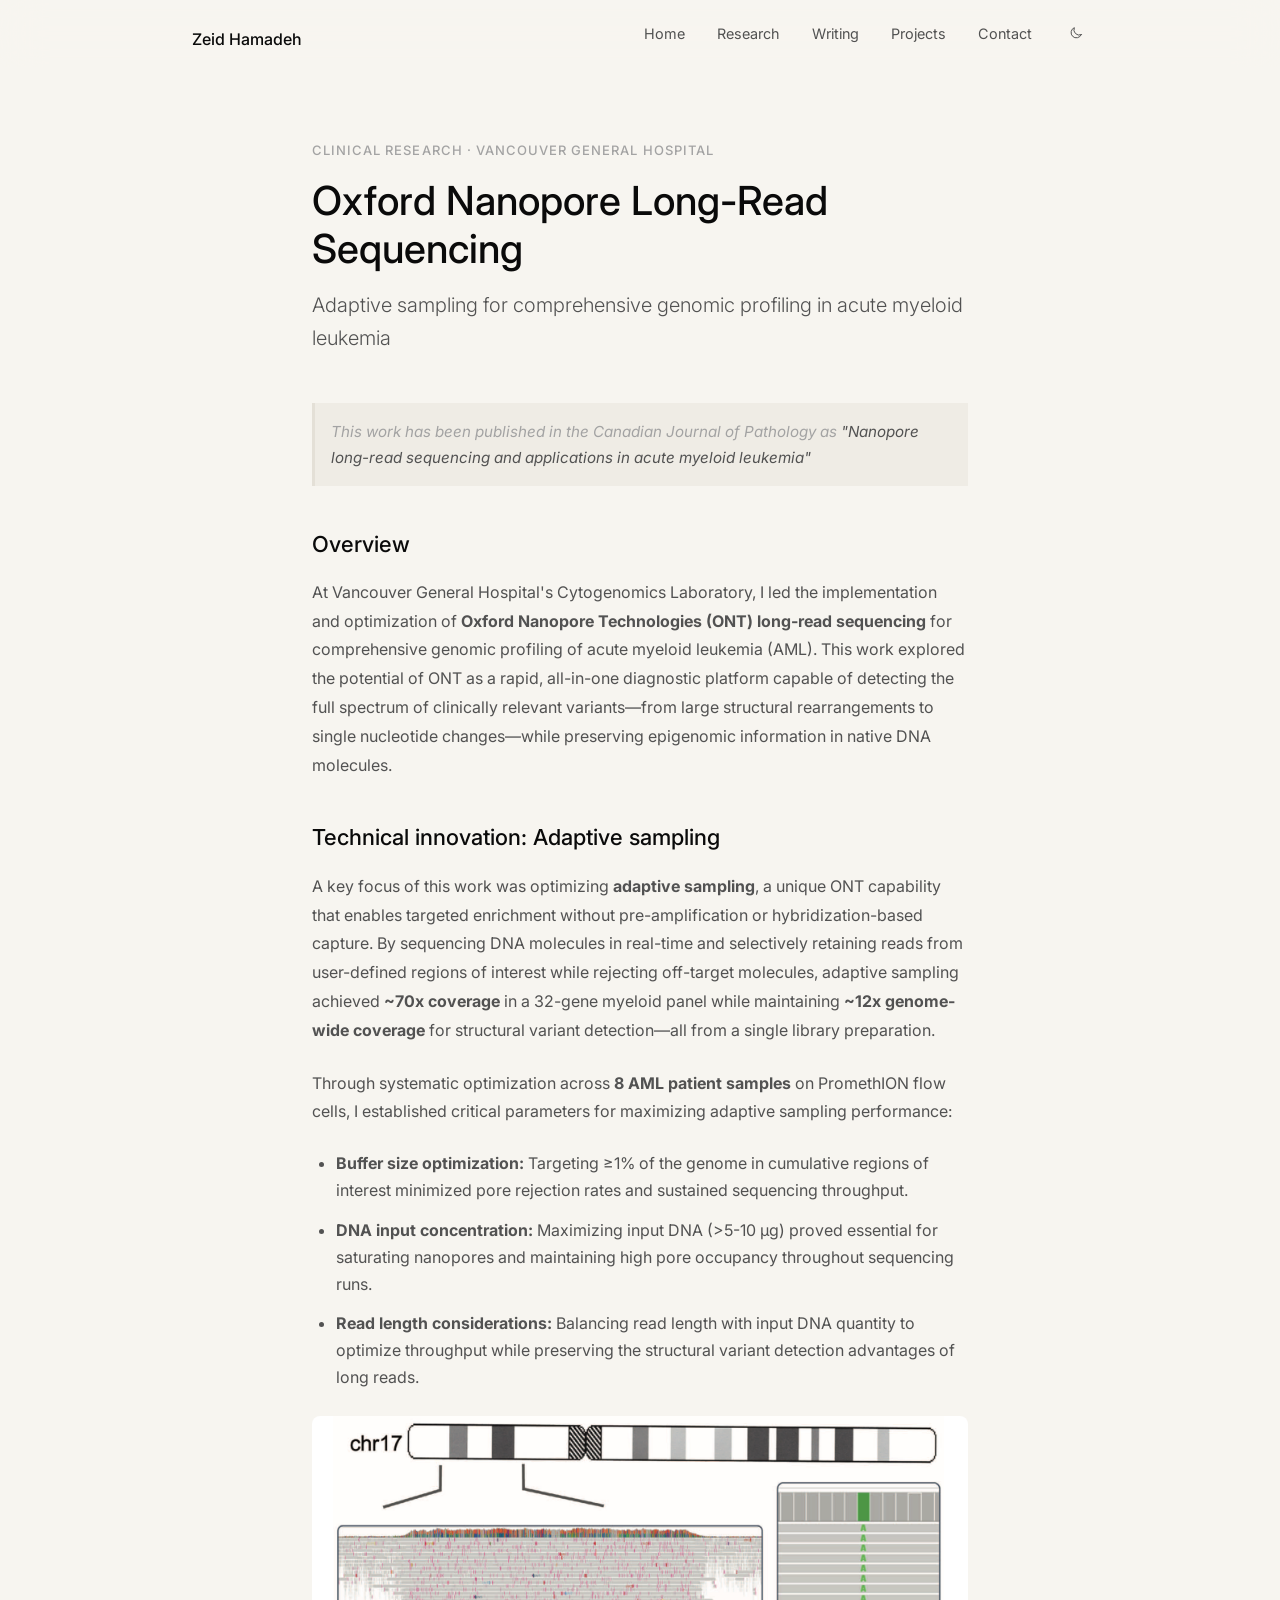
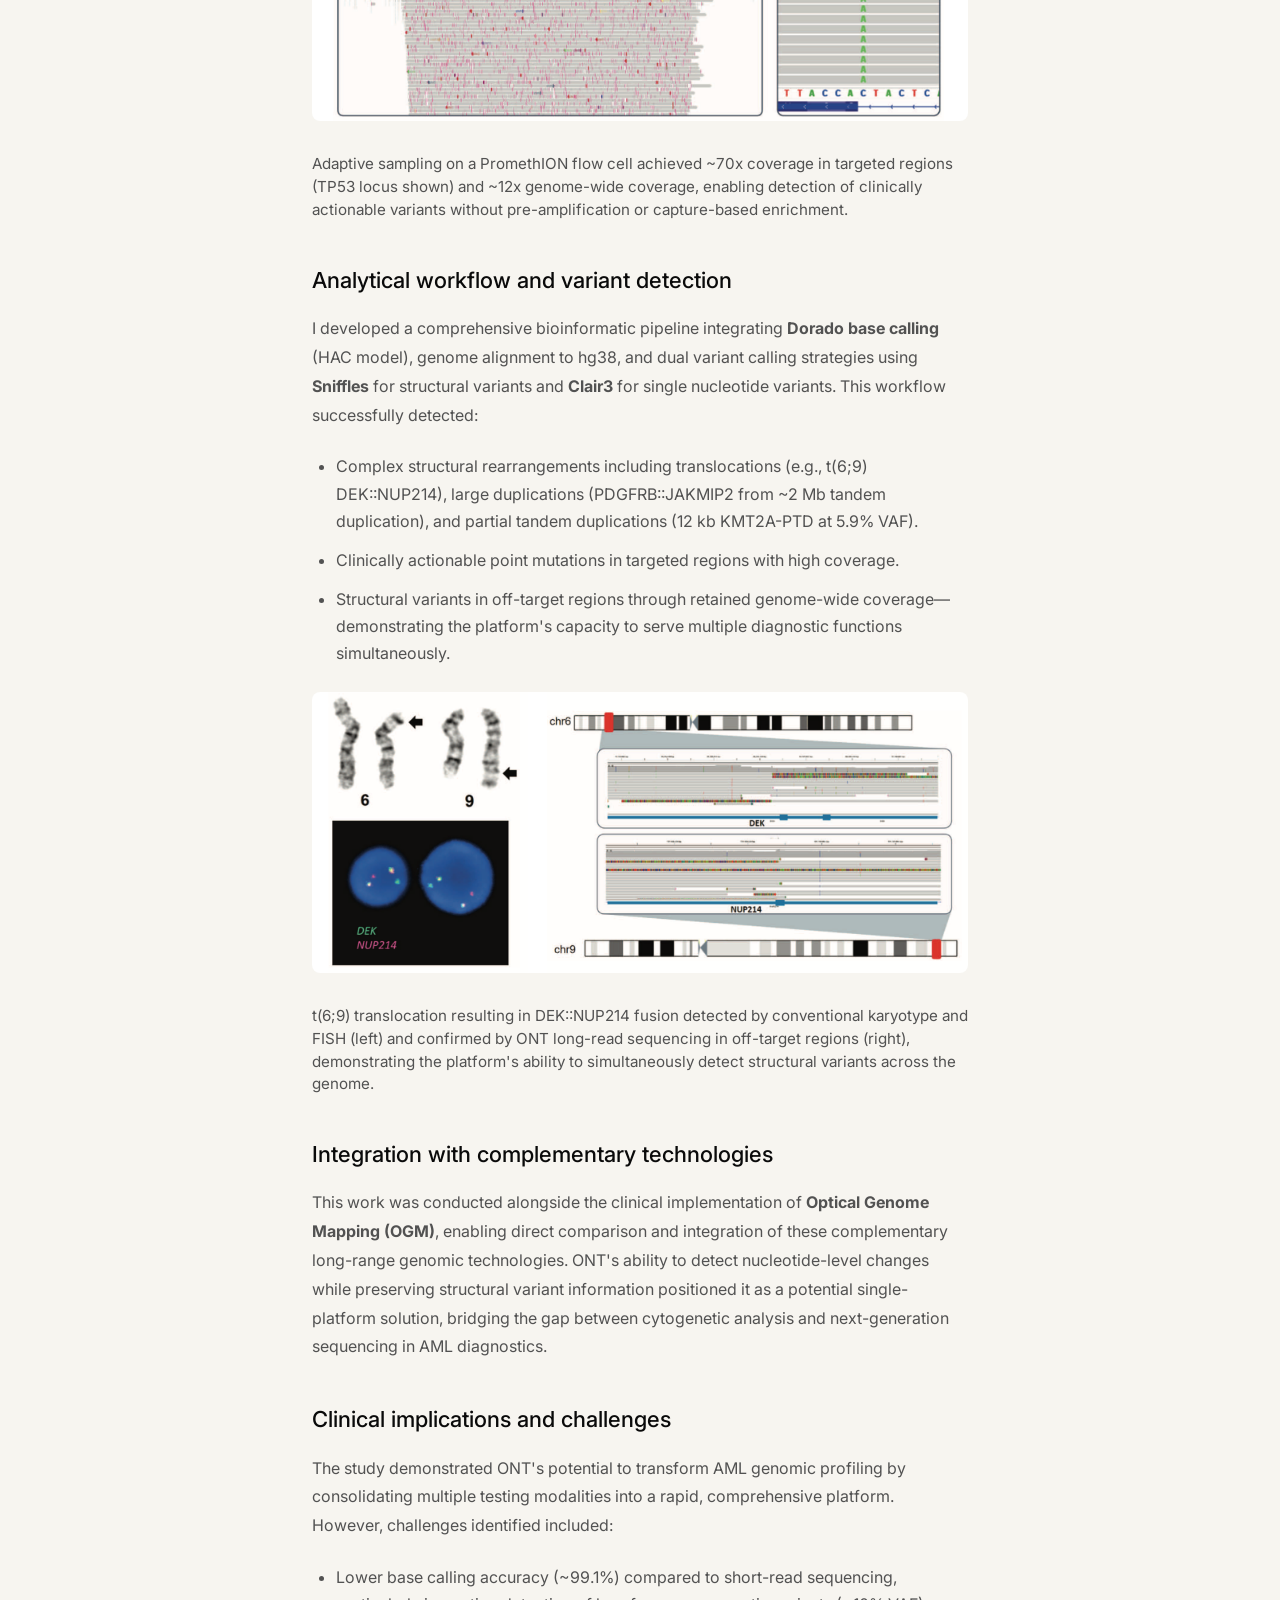
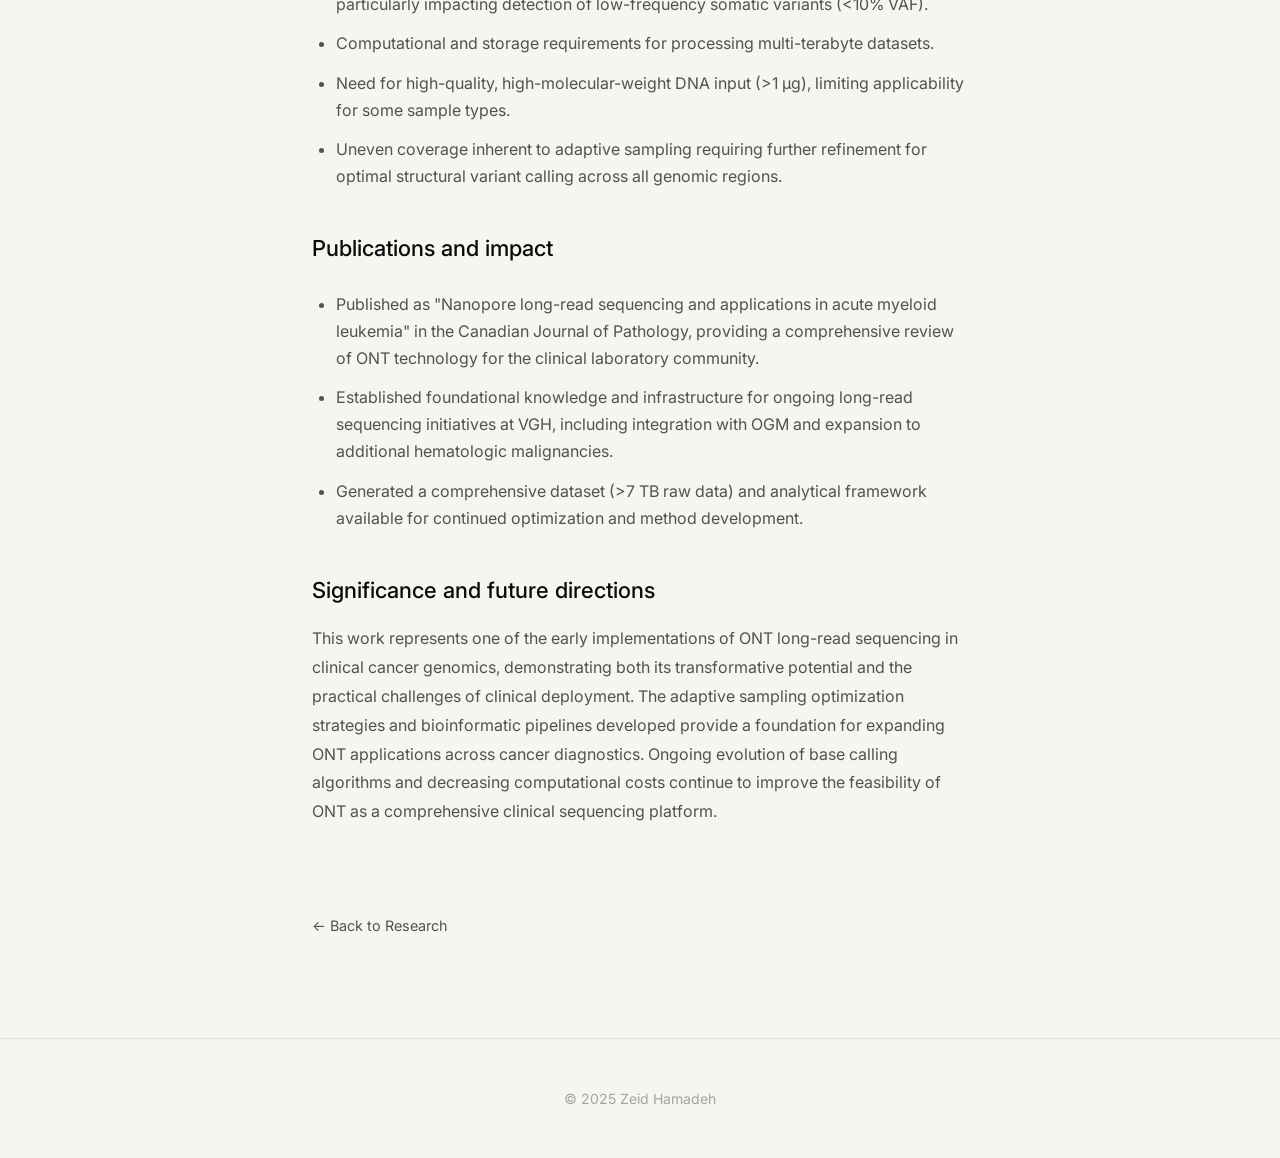
<file: projects/nanopore-sequencing.html>
<!DOCTYPE html>
<html lang="en">
<head>
    <meta charset="UTF-8">
    <meta name="viewport" content="width=device-width, initial-scale=1.0">
    <title>Oxford Nanopore Sequencing — Zeid Hamadeh</title>
    <link rel="preconnect" href="https://fonts.googleapis.com">
    <link rel="preconnect" href="https://fonts.gstatic.com" crossorigin>
    <link href="https://fonts.googleapis.com/css2?family=Inter:wght@300;400;500;600&display=swap" rel="stylesheet">
    
    <style>
        * { margin: 0; padding: 0; box-sizing: border-box; }
        :root { --text-primary: #0a0a0a; --text-secondary: #525252; --text-tertiary: #a3a3a3; --border: #e4e0d7; --bg: #f7f5f0; }
        body { font-family: 'Inter', -apple-system, BlinkMacSystemFont, sans-serif; line-height: 1.65; color: var(--text-primary); background: var(--bg); -webkit-font-smoothing: antialiased; }
        nav { position: fixed; top: 0; width: 100%; background: rgba(247, 245, 240, 0.88); backdrop-filter: blur(20px); border-bottom: 1px solid var(--border); z-index:1000; }
        .nav-container { max-width:960px; margin:0 auto; padding:1.25rem 2rem; display:flex; justify-content:space-between; align-items:center; }
        .logo { font-weight:500; font-size:1rem; color:var(--text-primary); text-decoration:none; }
        .nav-links { display:flex; gap:2rem; list-style:none; }
        .nav-links a { color:var(--text-secondary); text-decoration:none; font-size:0.9rem; transition:color 0.2s; }
        .nav-links a:hover { color:var(--text-primary); }
        .container { max-width:720px; margin:0 auto; padding:0 2rem; }
        article { padding:140px 0 100px; }
        .article-meta { font-size:0.8125rem; color:var(--text-tertiary); text-transform:uppercase; letter-spacing:0.08em; margin-bottom:1rem; font-weight:500; }
        h1 { font-size:2.5rem; font-weight:500; line-height:1.2; margin-bottom:1rem; }
        .article-subtitle { font-size:1.25rem; color:var(--text-secondary); margin-bottom:3rem; font-weight:300; }
        .article-image { display:block; max-width:100%; height:auto; margin:1.25rem 0 2rem; border-radius:8px; }
        .figure-caption { font-size:0.95rem; color:var(--text-secondary); margin-top:0.5rem; line-height:1.5; }
        .article-content a,
        .note a {
            color: var(--text-secondary);
            text-decoration: none;
        }

        .article-content a:hover,
        .note a:hover {
            color: var(--text-primary);
            text-decoration: underline;
        }
        .article-content p { margin-bottom:1.5rem; line-height:1.8; color:var(--text-secondary); }
        .article-content h3 { font-size:1.375rem; font-weight:500; margin-top:2.5rem; margin-bottom:1rem; color:var(--text-primary); }
        .article-content ul { margin:1.5rem 0; padding-left:1.5rem; }
        .article-content li { margin-bottom:0.75rem; line-height:1.7; color:var(--text-secondary); }
        .back-link { display:inline-block; margin-top:4rem; color:var(--text-secondary); text-decoration:none; font-size:0.9rem; transition:color 0.2s; }
        .back-link:hover { color:var(--text-primary); }
        footer { padding:3rem 0; border-top:1px solid var(--border); text-align:center; }
        footer p { color:var(--text-tertiary); font-size:0.875rem; }
        .note { color:var(--text-tertiary); font-style:italic; font-size:0.95rem; margin-bottom:2rem; padding:1rem; background:#efece5; border-left:3px solid var(--border); }
        @media (max-width:768px) { article { padding:120px 0 80px; } h1{font-size:2rem;} .article-subtitle{font-size:1.125rem;} }

        /* Stack the logo above the five nav links on small screens */
        @media (max-width: 768px) {
            .nav-container {
                flex-direction: column;
                gap: 0.75rem;
            }

            .nav-links {
                gap: 1.25rem;
            }
        }
    </style>
    <link rel="stylesheet" href="../assets/css/motion.css">
    <link rel="stylesheet" href="../assets/css/theme.css">
    <script src="../assets/js/theme.js"></script>
    <script src="../assets/js/motion.js" defer></script>
</head>
<body>
    <nav>
        <div class="nav-container">
            <a href="../index.html" class="logo">Zeid Hamadeh</a>
            <ul class="nav-links">
                <li><a href="../index.html">Home</a></li>
                <li><a href="../index.html#research">Research</a></li>
                <li><a href="../index.html#writing">Writing</a></li>
                <li><a href="../index.html#projects">Projects</a></li>
                <li><a href="mailto:zeid.hamadeh@ubc.ca">Contact</a></li>
            </ul>
        </div>
    </nav>

    <div class="container">
        <article>
            <div class="article-meta">Clinical Research · Vancouver General Hospital</div>
            <h1>Oxford Nanopore Long-Read Sequencing</h1>
            <p class="article-subtitle">Adaptive sampling for comprehensive genomic profiling in acute myeloid leukemia</p>
            <p class="note">This work has been published in the Canadian Journal of Pathology as <a href="https://www.flipbookserver.com/CJP-16-3" target="_blank">"Nanopore long-read sequencing and applications in acute myeloid leukemia"</a></p>

            <div class="article-content">
                <h3>Overview</h3>
                <p>At Vancouver General Hospital's Cytogenomics Laboratory, I led the implementation and optimization of <strong>Oxford Nanopore Technologies (ONT) long-read sequencing</strong> for comprehensive genomic profiling of acute myeloid leukemia (AML). This work explored the potential of ONT as a rapid, all-in-one diagnostic platform capable of detecting the full spectrum of clinically relevant variants—from large structural rearrangements to single nucleotide changes—while preserving epigenomic information in native DNA molecules.</p>

                <h3>Technical innovation: Adaptive sampling</h3>
                <p>A key focus of this work was optimizing <strong>adaptive sampling</strong>, a unique ONT capability that enables targeted enrichment without pre-amplification or hybridization-based capture. By sequencing DNA molecules in real-time and selectively retaining reads from user-defined regions of interest while rejecting off-target molecules, adaptive sampling achieved <strong>~70x coverage</strong> in a 32-gene myeloid panel while maintaining <strong>~12x genome-wide coverage</strong> for structural variant detection—all from a single library preparation.</p>

                <p>Through systematic optimization across <strong>8 AML patient samples</strong> on PromethION flow cells, I established critical parameters for maximizing adaptive sampling performance:</p>

                <ul>
                    <li><strong>Buffer size optimization:</strong> Targeting ≥1% of the genome in cumulative regions of interest minimized pore rejection rates and sustained sequencing throughput.</li>
                    <li><strong>DNA input concentration:</strong> Maximizing input DNA (>5-10 μg) proved essential for saturating nanopores and maintaining high pore occupancy throughout sequencing runs.</li>
                    <li><strong>Read length considerations:</strong> Balancing read length with input DNA quantity to optimize throughput while preserving the structural variant detection advantages of long reads.</li>
                </ul>

                <figure>
                    <img src="../image/nanopore-1.png" alt="ONT adaptive sampling showing TP53 variant detection" class="article-image">
                    <figcaption class="figure-caption">Adaptive sampling on a PromethION flow cell achieved ~70x coverage in targeted regions (TP53 locus shown) and ~12x genome-wide coverage, enabling detection of clinically actionable variants without pre-amplification or capture-based enrichment.</figcaption>
                </figure>

                <h3>Analytical workflow and variant detection</h3>
                <p>I developed a comprehensive bioinformatic pipeline integrating <strong>Dorado base calling</strong> (HAC model), genome alignment to hg38, and dual variant calling strategies using <strong>Sniffles</strong> for structural variants and <strong>Clair3</strong> for single nucleotide variants. This workflow successfully detected:</p>

                <ul>
                    <li>Complex structural rearrangements including translocations (e.g., t(6;9) DEK::NUP214), large duplications (PDGFRB::JAKMIP2 from ~2 Mb tandem duplication), and partial tandem duplications (12 kb KMT2A-PTD at 5.9% VAF).</li>
                    <li>Clinically actionable point mutations in targeted regions with high coverage.</li>
                    <li>Structural variants in off-target regions through retained genome-wide coverage—demonstrating the platform's capacity to serve multiple diagnostic functions simultaneously.</li>
                </ul>

                <figure>
                    <img src="../image/nanopore-2.png" alt="DEK::NUP214 fusion detected by ONT, karyotype, and FISH" class="article-image">
                    <figcaption class="figure-caption">t(6;9) translocation resulting in DEK::NUP214 fusion detected by conventional karyotype and FISH (left) and confirmed by ONT long-read sequencing in off-target regions (right), demonstrating the platform's ability to simultaneously detect structural variants across the genome.</figcaption>
                </figure>

                <h3>Integration with complementary technologies</h3>
                <p>This work was conducted alongside the clinical implementation of <strong>Optical Genome Mapping (OGM)</strong>, enabling direct comparison and integration of these complementary long-range genomic technologies. ONT's ability to detect nucleotide-level changes while preserving structural variant information positioned it as a potential single-platform solution, bridging the gap between cytogenetic analysis and next-generation sequencing in AML diagnostics.</p>

                <h3>Clinical implications and challenges</h3>
                <p>The study demonstrated ONT's potential to transform AML genomic profiling by consolidating multiple testing modalities into a rapid, comprehensive platform. However, challenges identified included:</p>

                <ul>
                    <li>Lower base calling accuracy (~99.1%) compared to short-read sequencing, particularly impacting detection of low-frequency somatic variants (<10% VAF).</li>
                    <li>Computational and storage requirements for processing multi-terabyte datasets.</li>
                    <li>Need for high-quality, high-molecular-weight DNA input (>1 μg), limiting applicability for some sample types.</li>
                    <li>Uneven coverage inherent to adaptive sampling requiring further refinement for optimal structural variant calling across all genomic regions.</li>
                </ul>

                <h3>Publications and impact</h3>
                <ul>
                    <li>Published as <a href="https://pubmed.ncbi.nlm.nih.gov/?term=Nanopore+long-read+sequencing+and+applications+in+acute+myeloid+leukemia" target="_blank">"Nanopore long-read sequencing and applications in acute myeloid leukemia"</a> in the Canadian Journal of Pathology, providing a comprehensive review of ONT technology for the clinical laboratory community.</li>
                    <li>Established foundational knowledge and infrastructure for ongoing long-read sequencing initiatives at VGH, including integration with OGM and expansion to additional hematologic malignancies.</li>
                    <li>Generated a comprehensive dataset (>7 TB raw data) and analytical framework available for continued optimization and method development.</li>
                </ul>

                <h3>Significance and future directions</h3>
                <p>This work represents one of the early implementations of ONT long-read sequencing in clinical cancer genomics, demonstrating both its transformative potential and the practical challenges of clinical deployment. The adaptive sampling optimization strategies and bioinformatic pipelines developed provide a foundation for expanding ONT applications across cancer diagnostics. Ongoing evolution of base calling algorithms and decreasing computational costs continue to improve the feasibility of ONT as a comprehensive clinical sequencing platform.</p>
            </div>

            <a href="../index.html#research" class="back-link">← Back to Research</a>
        </article>
    </div>

    <footer>
        <div class="container">
            <p>© 2025 Zeid Hamadeh</p>
</file>
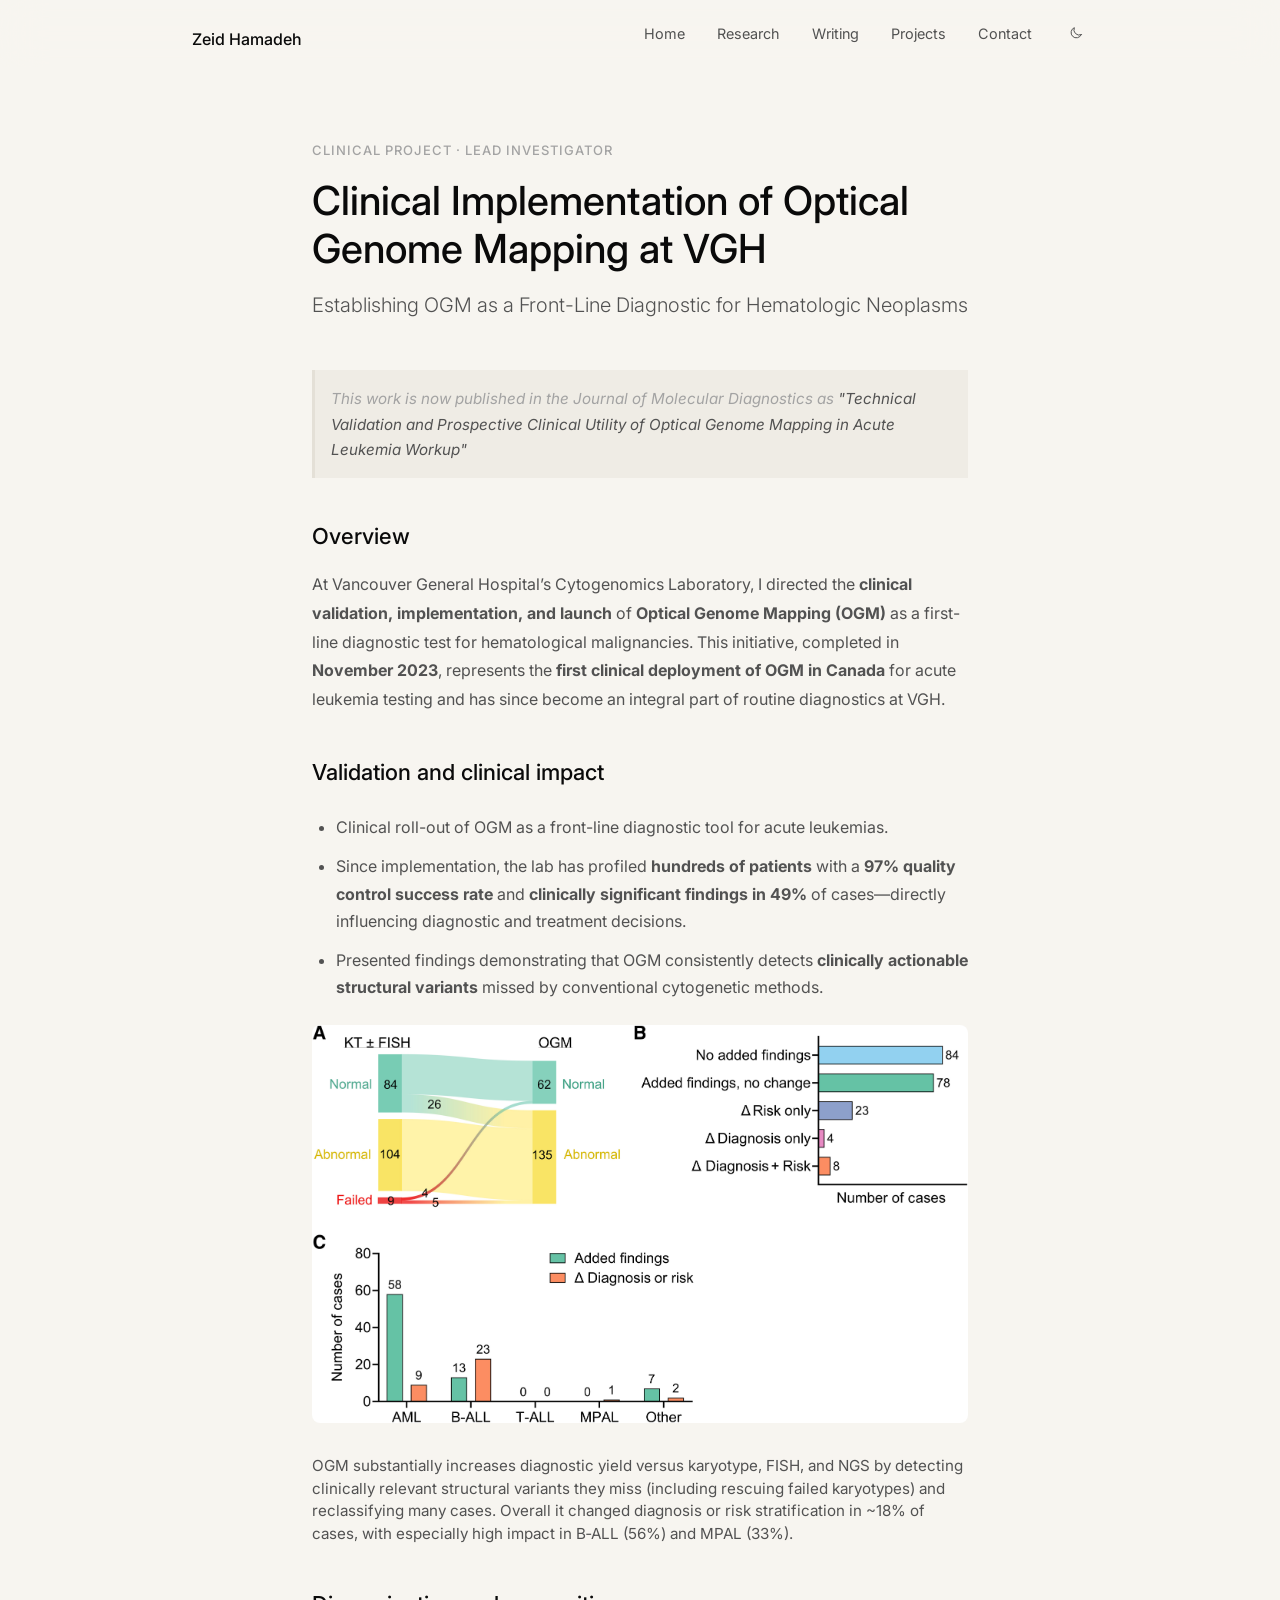
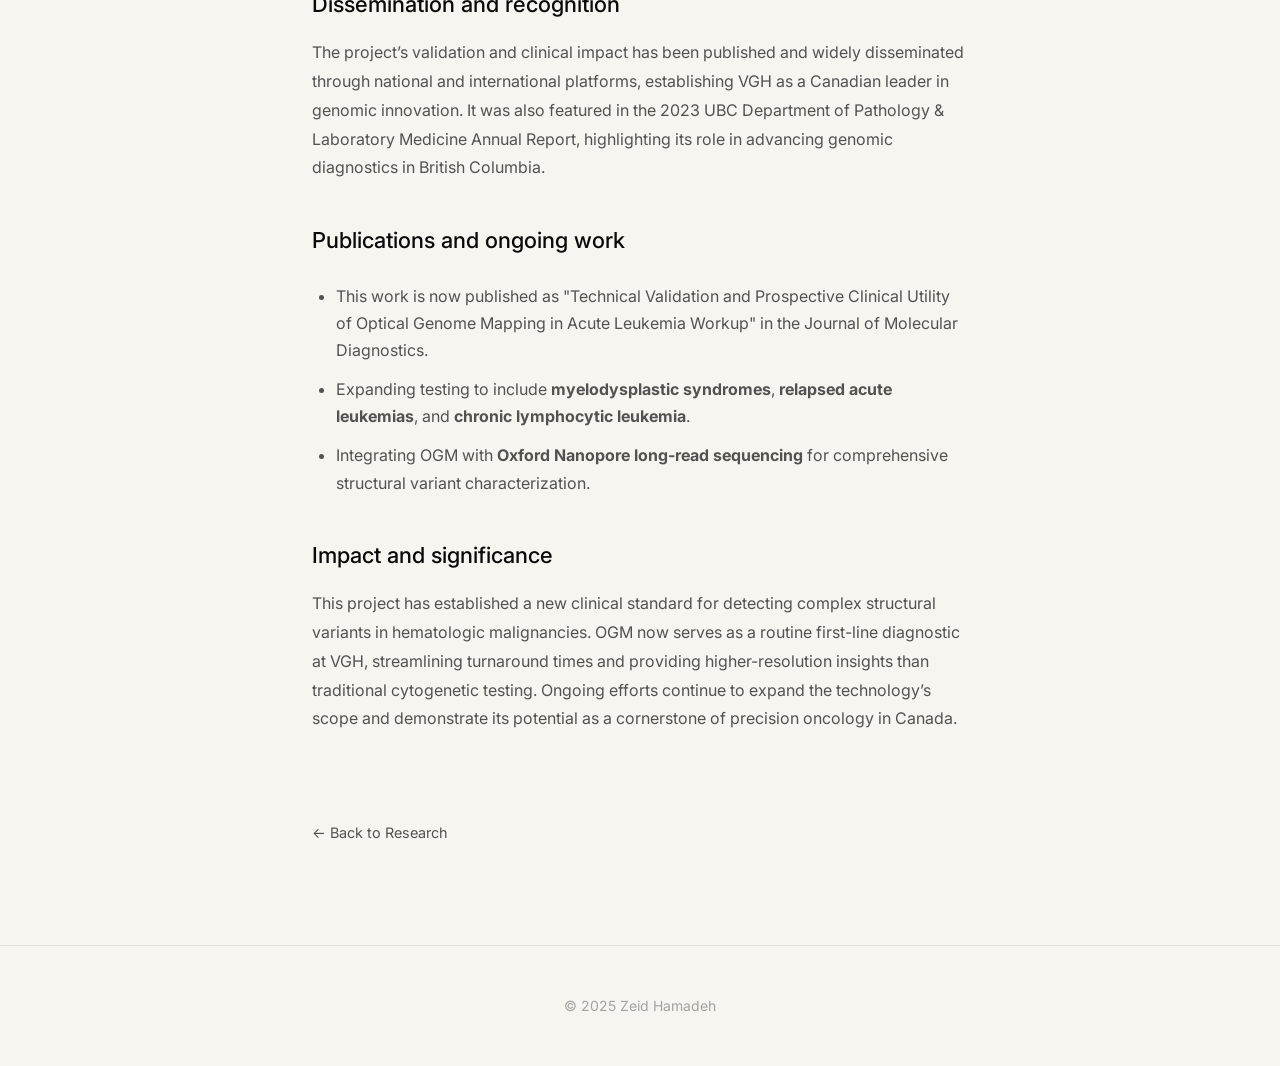
<file: projects/ogm-acute-leukemia.html>
<!DOCTYPE html>
<html lang="en">
<head>
    <meta charset="UTF-8">
    <meta name="viewport" content="width=device-width, initial-scale=1.0">
    <title>OGM Clinical Implementation</title>
    <link rel="preconnect" href="https://fonts.googleapis.com">
    <link rel="preconnect" href="https://fonts.gstatic.com" crossorigin>
    <link href="https://fonts.googleapis.com/css2?family=Inter:wght@300;400;500;600&display=swap" rel="stylesheet">
    
    <style>
        * { margin: 0; padding: 0; box-sizing: border-box; }
        :root { --text-primary: #0a0a0a; --text-secondary: #525252; --text-tertiary: #a3a3a3; --border: #e4e0d7; --bg: #f7f5f0; }
        body { font-family: 'Inter', -apple-system, BlinkMacSystemFont, sans-serif; line-height: 1.65; color: var(--text-primary); background: var(--bg); -webkit-font-smoothing: antialiased; }
        nav { position: fixed; top: 0; width: 100%; background: rgba(247, 245, 240, 0.88); backdrop-filter: blur(20px); border-bottom: 1px solid var(--border); z-index:1000; }
        .nav-container { max-width:960px; margin:0 auto; padding:1.25rem 2rem; display:flex; justify-content:space-between; align-items:center; }
        .logo { font-weight:500; font-size:1rem; color:var(--text-primary); text-decoration:none; }
        .nav-links { display:flex; gap:2rem; list-style:none; }
        .nav-links a { color:var(--text-secondary); text-decoration:none; font-size:0.9rem; transition:color 0.2s; }
        .nav-links a:hover { color:var(--text-primary); }
        .container { max-width:720px; margin:0 auto; padding:0 2rem; }
        article { padding:140px 0 100px; }
        .article-meta { font-size:0.8125rem; color:var(--text-tertiary); text-transform:uppercase; letter-spacing:0.08em; margin-bottom:1rem; font-weight:500; }
        h1 { font-size:2.5rem; font-weight:500; line-height:1.2; margin-bottom:1rem; }
        .article-subtitle { font-size:1.25rem; color:var(--text-secondary); margin-bottom:3rem; font-weight:300; }
        .article-image { display:block; max-width:100%; height:auto; margin:1.25rem 0 2rem; border-radius:8px; }
        .figure-caption { font-size:0.95rem; color:var(--text-secondary); margin-top:0.5rem; line-height:1.5; }
        .article-content a,
        .note a {
            color: var(--text-secondary);
            text-decoration: none;
        }

        .article-content a:hover,
        .note a:hover {
            color: var(--text-primary);
            text-decoration: underline;
        }
        .article-content p { margin-bottom:1.5rem; line-height:1.8; color:var(--text-secondary); }
        .article-content h3 { font-size:1.375rem; font-weight:500; margin-top:2.5rem; margin-bottom:1rem; color:var(--text-primary); }
        .article-content ul { margin:1.5rem 0; padding-left:1.5rem; }
        .article-content li { margin-bottom:0.75rem; line-height:1.7; color:var(--text-secondary); }
        .back-link { display:inline-block; margin-top:4rem; color:var(--text-secondary); text-decoration:none; font-size:0.9rem; transition:color 0.2s; }
        .back-link:hover { color:var(--text-primary); }
        footer { padding:3rem 0; border-top:1px solid var(--border); text-align:center; }
        footer p { color:var(--text-tertiary); font-size:0.875rem; }
        .note { color:var(--text-tertiary); font-style:italic; font-size:0.95rem; margin-bottom:2rem; padding:1rem; background:#efece5; border-left:3px solid var(--border); }
        @media (max-width:768px) { article { padding:120px 0 80px; } h1{font-size:2rem;} .article-subtitle{font-size:1.125rem;} }

        /* Stack the logo above the five nav links on small screens */
        @media (max-width: 768px) {
            .nav-container {
                flex-direction: column;
                gap: 0.75rem;
            }

            .nav-links {
                gap: 1.25rem;
            }
        }
    </style>
    <link rel="stylesheet" href="../assets/css/motion.css">
    <link rel="stylesheet" href="../assets/css/theme.css">
    <script src="../assets/js/theme.js"></script>
    <script src="../assets/js/motion.js" defer></script>
</head>
<body>
    <nav>
        <div class="nav-container">
            <a href="../index.html" class="logo">Zeid Hamadeh</a>
            <ul class="nav-links">
                <li><a href="../index.html">Home</a></li>
                <li><a href="../index.html#research">Research</a></li>
                <li><a href="../index.html#writing">Writing</a></li>
                <li><a href="../index.html#projects">Projects</a></li>
                <li><a href="mailto:zeid.hamadeh@ubc.ca">Contact</a></li>
            </ul>
        </div>
    </nav>

    <div class="container">
        <article>
            <div class="article-meta">Clinical Project · Lead Investigator</div>
            <h1>Clinical Implementation of Optical Genome Mapping at VGH</h1>
            <p class="article-subtitle">Establishing OGM as a Front-Line Diagnostic for Hematologic Neoplasms</p>
            <p class="note">This work is now published in the Journal of Molecular Diagnostics as <a href="https://pubmed.ncbi.nlm.nih.gov/?term=Technical+Validation+and+Prospective+Clinical+Utility+of+Optical+Genome+Mapping+in+Acute+Leukemia+Workup" target="_blank">"Technical Validation and Prospective Clinical Utility of Optical Genome Mapping in Acute Leukemia Workup"</a></p>

            <div class="article-content">
                <h3>Overview</h3>
                <p>At Vancouver General Hospital’s Cytogenomics Laboratory, I directed the <strong>clinical validation, implementation, and launch</strong> of <strong>Optical Genome Mapping (OGM)</strong> as a first-line diagnostic test for hematological malignancies. This initiative, completed in <strong>November 2023</strong>, represents the <strong>first clinical deployment of OGM in Canada</strong> for acute leukemia testing and has since become an integral part of routine diagnostics at VGH.</p>

                <h3>Validation and clinical impact</h3>
                <ul>
                    <li>Clinical roll-out of OGM as a front-line diagnostic tool for acute leukemias.</li>
                    <li>Since implementation, the lab has profiled <strong>hundreds of patients</strong> with a <strong>97% quality control success rate</strong> and <strong>clinically significant findings in 49%</strong> of cases—directly influencing diagnostic and treatment decisions.</li>
                    <li>Presented findings demonstrating that OGM consistently detects <strong>clinically actionable structural variants</strong> missed by conventional cytogenetic methods.</li>
                </ul>

                <figure>
                    <img src="../image/ogm.jpg" alt="Optical Genome Mapping at VGH" class="article-image">
                    <figcaption class="figure-caption">OGM substantially increases diagnostic yield versus karyotype, FISH, and NGS by detecting clinically relevant structural variants they miss (including rescuing failed karyotypes) and reclassifying many cases. Overall it changed diagnosis or risk stratification in ~18% of cases, with especially high impact in B‑ALL (56%) and MPAL (33%).</figcaption>
                </figure>

                <h3>Dissemination and recognition</h3>
                <p>The project’s validation and clinical impact has been published and widely disseminated through national and international platforms, establishing VGH as a Canadian leader in genomic innovation. It was also featured in the <a href="https://file.pathology.ubc.ca/PathAnnualReport2023.pdf" target="_blank">2023 UBC Department of Pathology & Laboratory Medicine Annual Report</a>, highlighting its role in advancing genomic diagnostics in British Columbia.</p>

                <h3>Publications and ongoing work</h3>
                <ul>
                    <li>This work is now published as <a href="https://pubmed.ncbi.nlm.nih.gov/?term=Technical+Validation+and+Prospective+Clinical+Utility+of+Optical+Genome+Mapping+in+Acute+Leukemia+Workup" target="_blank">"Technical Validation and Prospective Clinical Utility of Optical Genome Mapping in Acute Leukemia Workup"</a> in the Journal of Molecular Diagnostics.</li>
                    <li>Expanding testing to include <strong>myelodysplastic syndromes</strong>, <strong>relapsed acute leukemias</strong>, and <strong>chronic lymphocytic leukemia</strong>.</li>
                    <li>Integrating OGM with <strong>Oxford Nanopore long-read sequencing</strong> for comprehensive structural variant characterization.</li>
                </ul>

                <h3>Impact and significance</h3>
                <p>This project has established a new clinical standard for detecting complex structural variants in hematologic malignancies. OGM now serves as a routine first-line diagnostic at VGH, streamlining turnaround times and providing higher-resolution insights than traditional cytogenetic testing. Ongoing efforts continue to expand the technology’s scope and demonstrate its potential as a cornerstone of precision oncology in Canada.</p>
            </div>

            <a href="../index.html#research" class="back-link">← Back to Research</a>
        </article>
    </div>

    <footer>
        <div class="container">
            <p>© 2025 Zeid Hamadeh</p>
        </div>
    </footer>
</body>
</html>
</file>
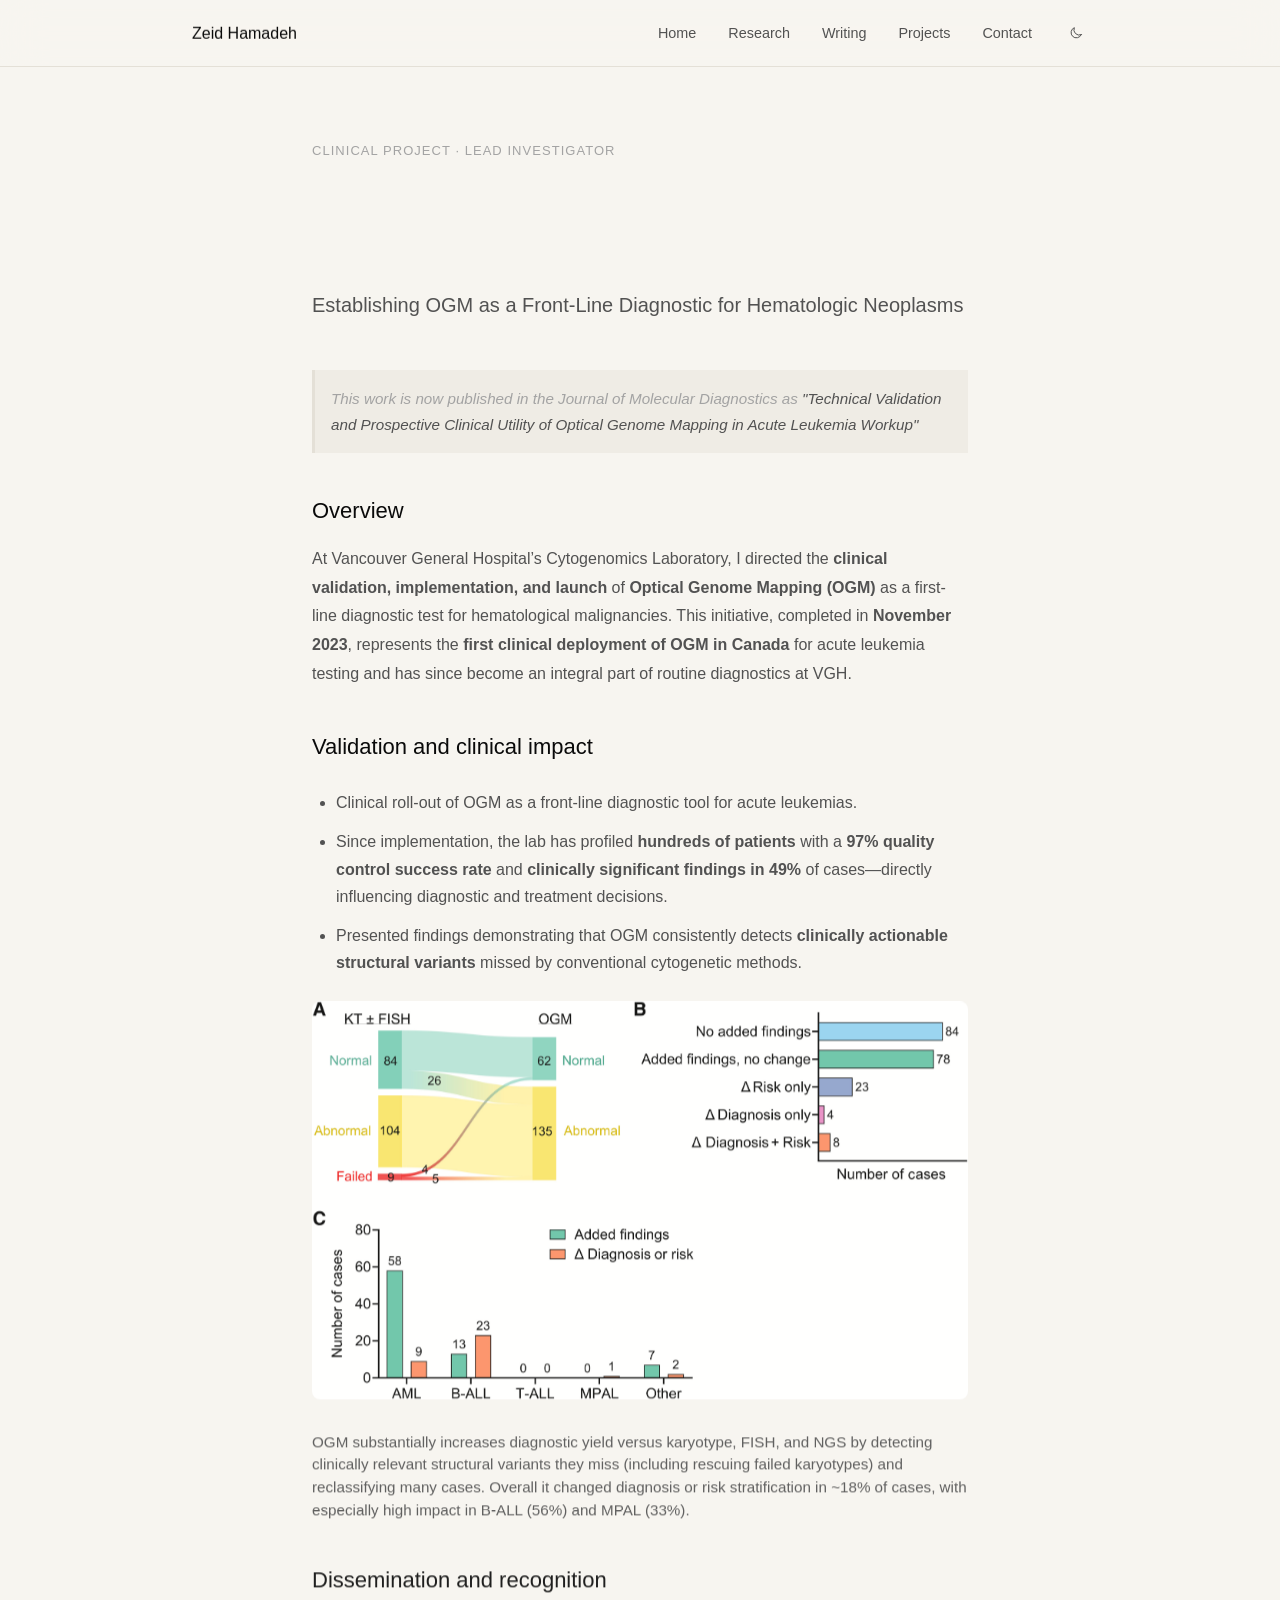
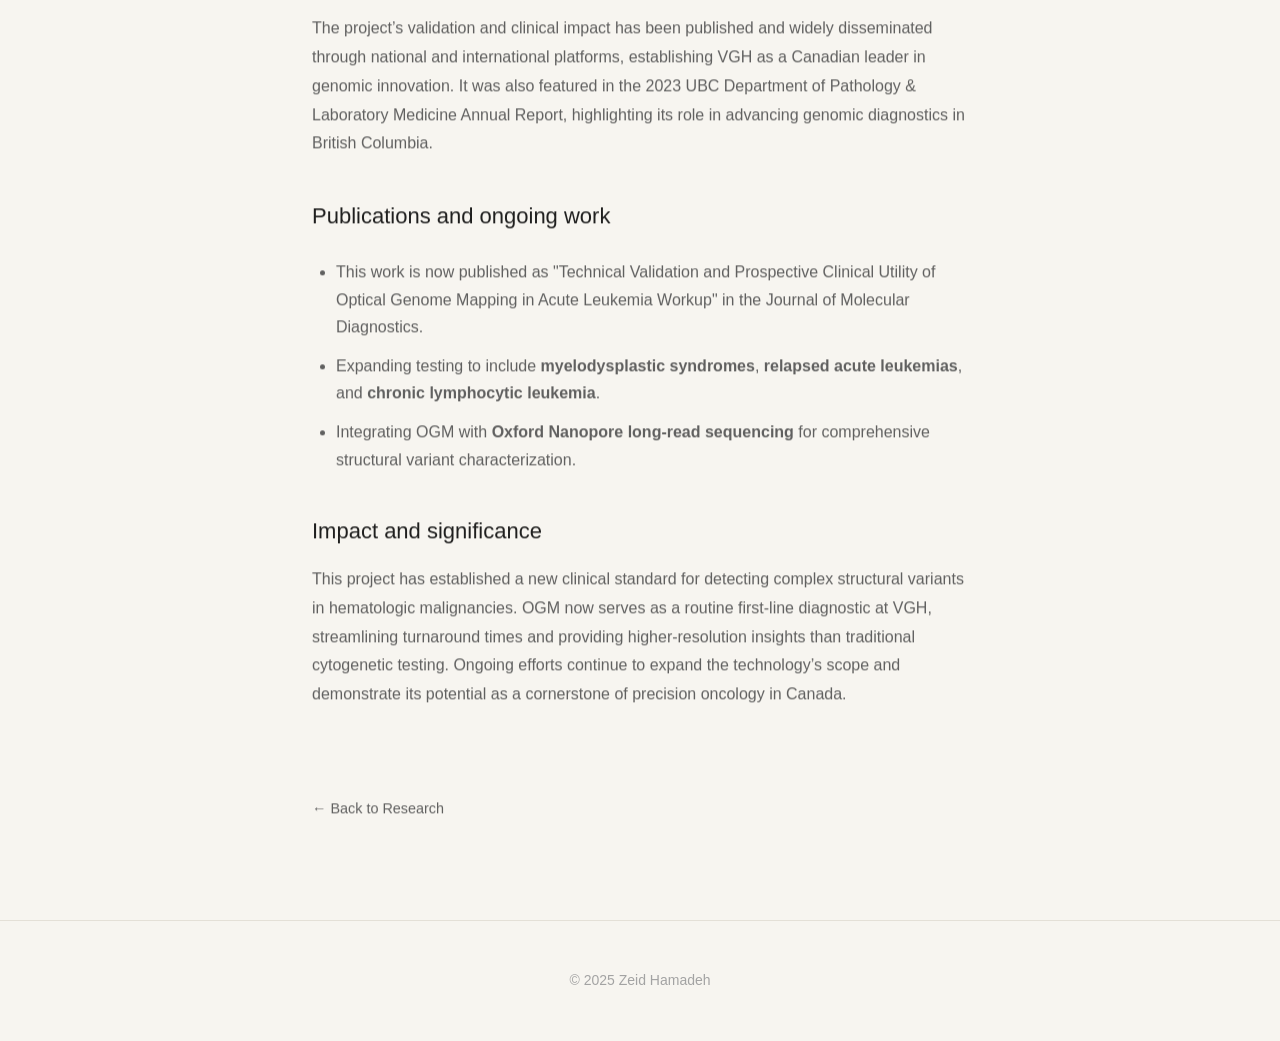
<file: projects/optical-genome-mapping.html>
<!DOCTYPE html>
<html lang="en">
  <head>
    <meta http-equiv="refresh" content="0; url=ogm-acute-leukemia.html">
    <meta charset="utf-8" />
    <title>Redirecting…</title>
  </head>
  <body>
    <p>Page moved — redirecting to <a href="ogm-acute-leukemia.html">OGM — Acute Leukemia</a>.</p>
  </body>
</html>
</file>
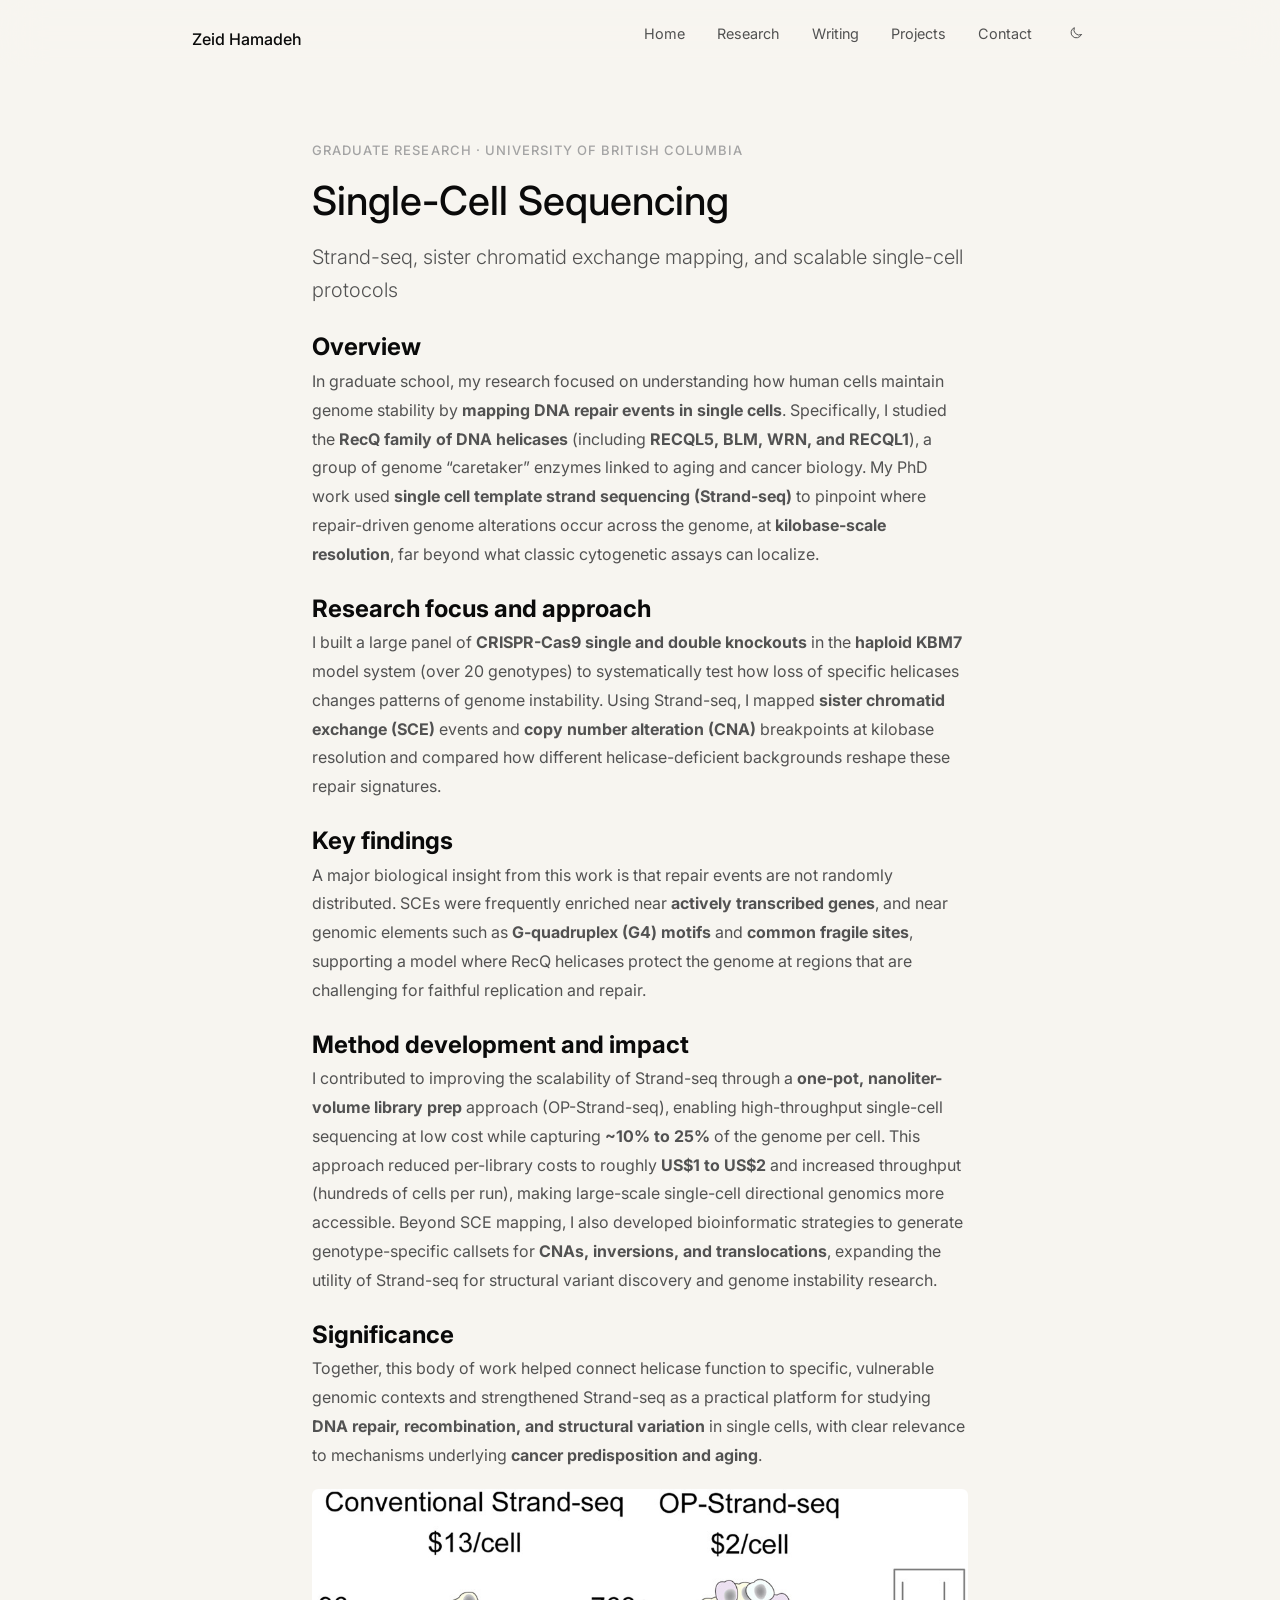
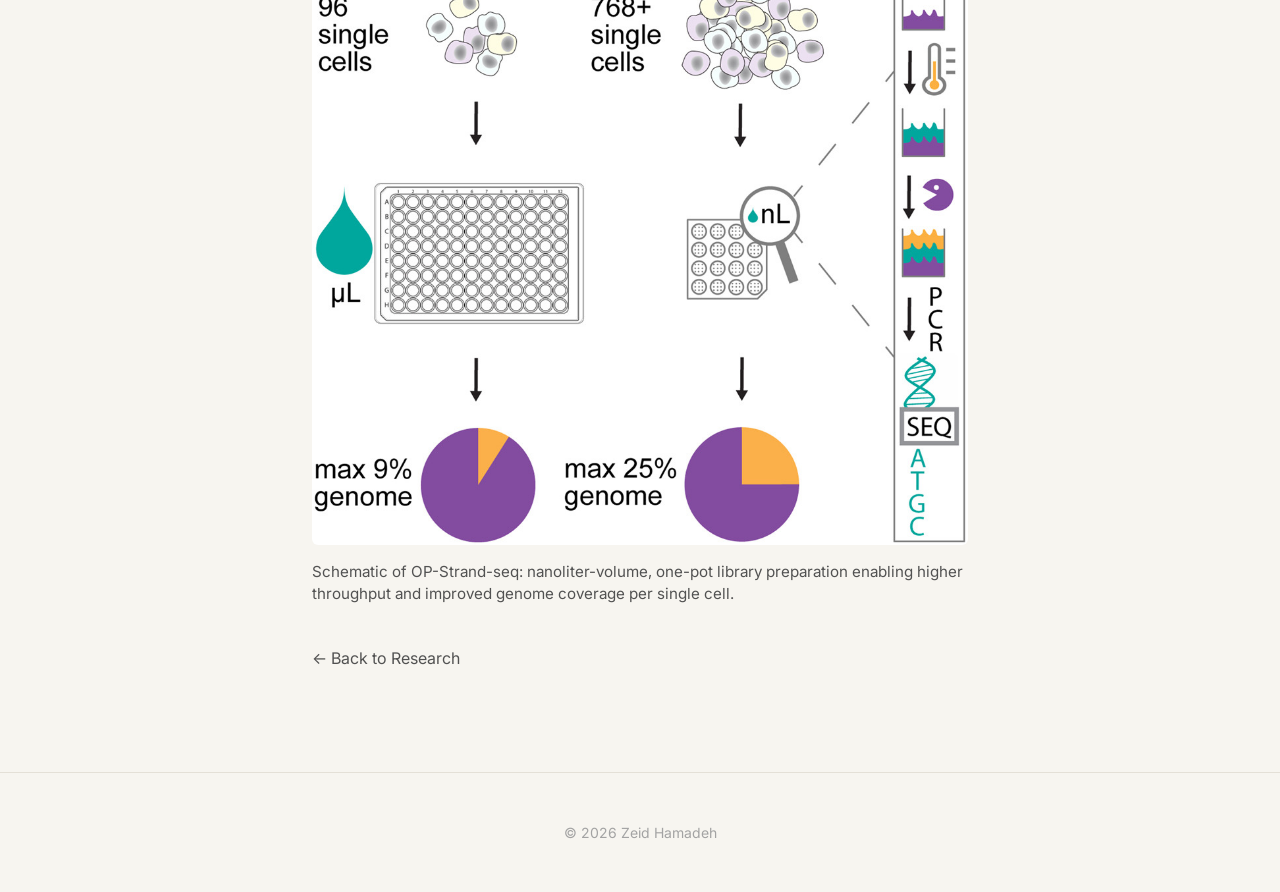
<file: projects/single-cell-sequencing.html>
<!DOCTYPE html>
<html lang="en">
<head>
    <meta charset="UTF-8">
    <meta name="viewport" content="width=device-width, initial-scale=1.0">
    <title>Single-Cell Sequencing — Zeid Hamadeh</title>
    <link rel="preconnect" href="https://fonts.googleapis.com">
    <link rel="preconnect" href="https://fonts.gstatic.com" crossorigin>
    <link href="https://fonts.googleapis.com/css2?family=Inter:wght@300;400;500;600&display=swap" rel="stylesheet">
    <style>
        * { margin: 0; padding: 0; box-sizing: border-box; }
        :root { --text-primary:#0a0a0a; --text-secondary:#525252; --text-tertiary:#a3a3a3; --border:#e4e0d7; --bg:#f7f5f0; }
        body { font-family: 'Inter', -apple-system, BlinkMacSystemFont, sans-serif; line-height:1.65; color:var(--text-primary); background:var(--bg); -webkit-font-smoothing:antialiased; }
        nav { position: fixed; top:0; width:100%; background: rgba(247, 245, 240, 0.88); backdrop-filter: blur(20px); border-bottom:1px solid var(--border); z-index:1000; }
        .nav-container { max-width:960px; margin:0 auto; padding:1.25rem 2rem; display:flex; justify-content:space-between; align-items:center; }
        .logo { font-weight:500; font-size:1rem; color:var(--text-primary); text-decoration:none; }
        .nav-links { display:flex; gap:2rem; list-style:none; }
        .nav-links a { color:var(--text-secondary); text-decoration:none; font-size:0.9rem; }
        .container { max-width:720px; margin:0 auto; padding:0 2rem; }
        article { padding:140px 0 100px; }
        .article-meta { font-size:0.8125rem; color:var(--text-tertiary); text-transform:uppercase; letter-spacing:0.08em; margin-bottom:1rem; font-weight:500; }
        h1 { font-size:2.5rem; font-weight:500; line-height:1.2; margin-bottom:1rem; }
        .article-subtitle { font-size:1.25rem; color:var(--text-secondary); margin-bottom:1.25rem; font-weight:300; }
        .article-content p { margin-bottom:1.25rem; line-height:1.8; color:var(--text-secondary); }
        .article-content h3 { font-size:1.375rem; font-weight:500; margin-top:2rem; margin-bottom:0.75rem; color:var(--text-primary); }
        .article-content ul { margin:1rem 0 1.5rem 1.25rem; }
        .article-content li { margin-bottom:0.5rem; }
        .article-image { display:block; max-width:100%; height:auto; margin:0.75rem 0 1rem; border-radius:6px; }
        .figure-caption { font-size:0.95rem; color:var(--text-secondary); margin-top:0.5rem; line-height:1.45; }
        .pub-list a { color:var(--text-secondary); text-decoration:none; }
        .pub-list a:hover { color:var(--text-primary); text-decoration:underline; }
        .back-link { display:inline-block; margin-top:2.5rem; color:var(--text-secondary); text-decoration:none; }
        footer { padding:3rem 0; border-top:1px solid var(--border); text-align:center; }
        footer p { color:var(--text-tertiary); font-size:0.875rem; }
        @media (max-width:768px) { article { padding:120px 0 80px; } h1{font-size:2rem;} }

        /* Stack the logo above the five nav links on small screens */
        @media (max-width: 768px) {
            .nav-container {
                flex-direction: column;
                gap: 0.75rem;
            }

            .nav-links {
                gap: 1.25rem;
            }
        }
    </style>
    <link rel="stylesheet" href="../assets/css/motion.css">
    <link rel="stylesheet" href="../assets/css/theme.css">
    <script src="../assets/js/theme.js"></script>
    <script src="../assets/js/motion.js" defer></script>
</head>
<body>
    <nav>
        <div class="nav-container">
            <a href="../index.html" class="logo">Zeid Hamadeh</a>
            <ul class="nav-links">
                <li><a href="../index.html">Home</a></li>
                <li><a href="../index.html#research">Research</a></li>
                <li><a href="../index.html#writing">Writing</a></li>
                <li><a href="../index.html#projects">Projects</a></li>
                <li><a href="mailto:zeid.hamadeh@ubc.ca">Contact</a></li>
            </ul>
        </div>
    </nav>

    <div class="container">
        <article>
            <div class="article-meta">Graduate Research · University of British Columbia</div>
            <h1>Single-Cell Sequencing</h1>
            <p class="article-subtitle">Strand-seq, sister chromatid exchange mapping, and scalable single-cell protocols</p>

            <div class="article-content">
                <h2>Overview</h2>
                <p>In graduate school, my research focused on understanding how human cells maintain genome stability by <strong>mapping DNA repair events in single cells</strong>. Specifically, I studied the <strong>RecQ family of DNA helicases</strong> (including <strong>RECQL5, BLM, WRN, and RECQL1</strong>), a group of genome “caretaker” enzymes linked to aging and cancer biology. My PhD work used <strong>single cell template strand sequencing (Strand-seq)</strong> to pinpoint where repair-driven genome alterations occur across the genome, at <strong>kilobase-scale resolution</strong>, far beyond what classic cytogenetic assays can localize.</p>

                <h2>Research focus and approach</h2>
                <p>I built a large panel of <strong>CRISPR-Cas9 single and double knockouts</strong> in the <strong>haploid KBM7</strong> model system (over 20 genotypes) to systematically test how loss of specific helicases changes patterns of genome instability. Using Strand-seq, I mapped <strong>sister chromatid exchange (SCE)</strong> events and <strong>copy number alteration (CNA)</strong> breakpoints at kilobase resolution and compared how different helicase-deficient backgrounds reshape these repair signatures.</p>

                <h2>Key findings</h2>
                <p>A major biological insight from this work is that repair events are not randomly distributed. SCEs were frequently enriched near <strong>actively transcribed genes</strong>, and near genomic elements such as <strong>G-quadruplex (G4) motifs</strong> and <strong>common fragile sites</strong>, supporting a model where RecQ helicases protect the genome at regions that are challenging for faithful replication and repair.</p>

                <h2>Method development and impact</h2>
                <p>I contributed to improving the scalability of Strand-seq through a <strong>one-pot, nanoliter-volume library prep</strong> approach (OP-Strand-seq), enabling high-throughput single-cell sequencing at low cost while capturing <strong>~10% to 25%</strong> of the genome per cell. This approach reduced per-library costs to roughly <strong>US$1 to US$2</strong> and increased throughput (hundreds of cells per run), making large-scale single-cell directional genomics more accessible. Beyond SCE mapping, I also developed bioinformatic strategies to generate genotype-specific callsets for <strong>CNAs, inversions, and translocations</strong>, expanding the utility of Strand-seq for structural variant discovery and genome instability research.</p>

                <h2>Significance</h2>
                <p>Together, this body of work helped connect helicase function to specific, vulnerable genomic contexts and strengthened Strand-seq as a practical platform for studying <strong>DNA repair, recombination, and structural variation</strong> in single cells, with clear relevance to mechanisms underlying <strong>cancer predisposition and aging</strong>.</p>
            </div>
                <figure>
                    <img src="../image/strand-seq.jpg" alt="Strand-seq workflow" class="article-image">
                    <figcaption class="figure-caption">Schematic of OP-Strand-seq: nanoliter-volume, one-pot library preparation enabling higher throughput and improved genome coverage per single cell.</figcaption>
                </figure>
             <a href="../index.html#research" class="back-link">← Back to Research</a>
 
            </div>

        </article>
    </div>

    <footer>
        <div class="container">
            <p>© 2026 Zeid Hamadeh</p>
        </div>
    </footer>
</body>
</html>
</file>
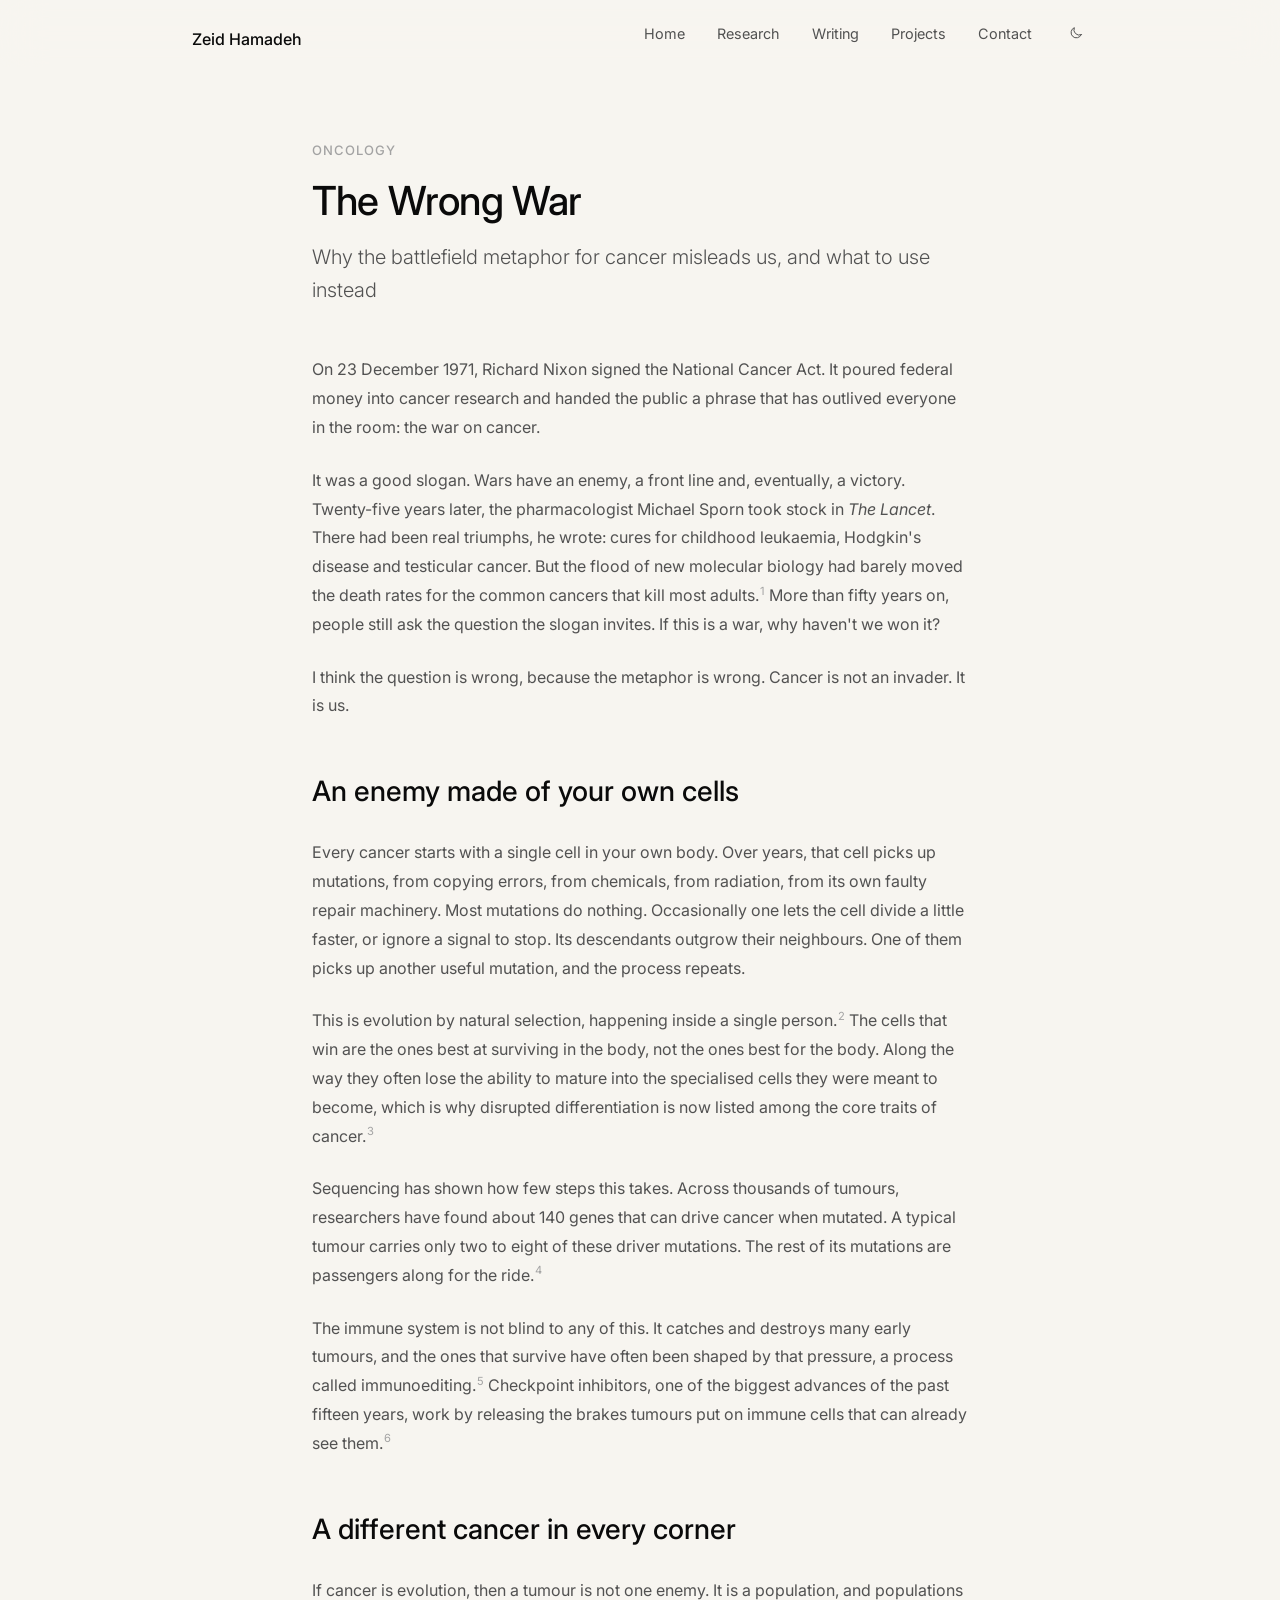
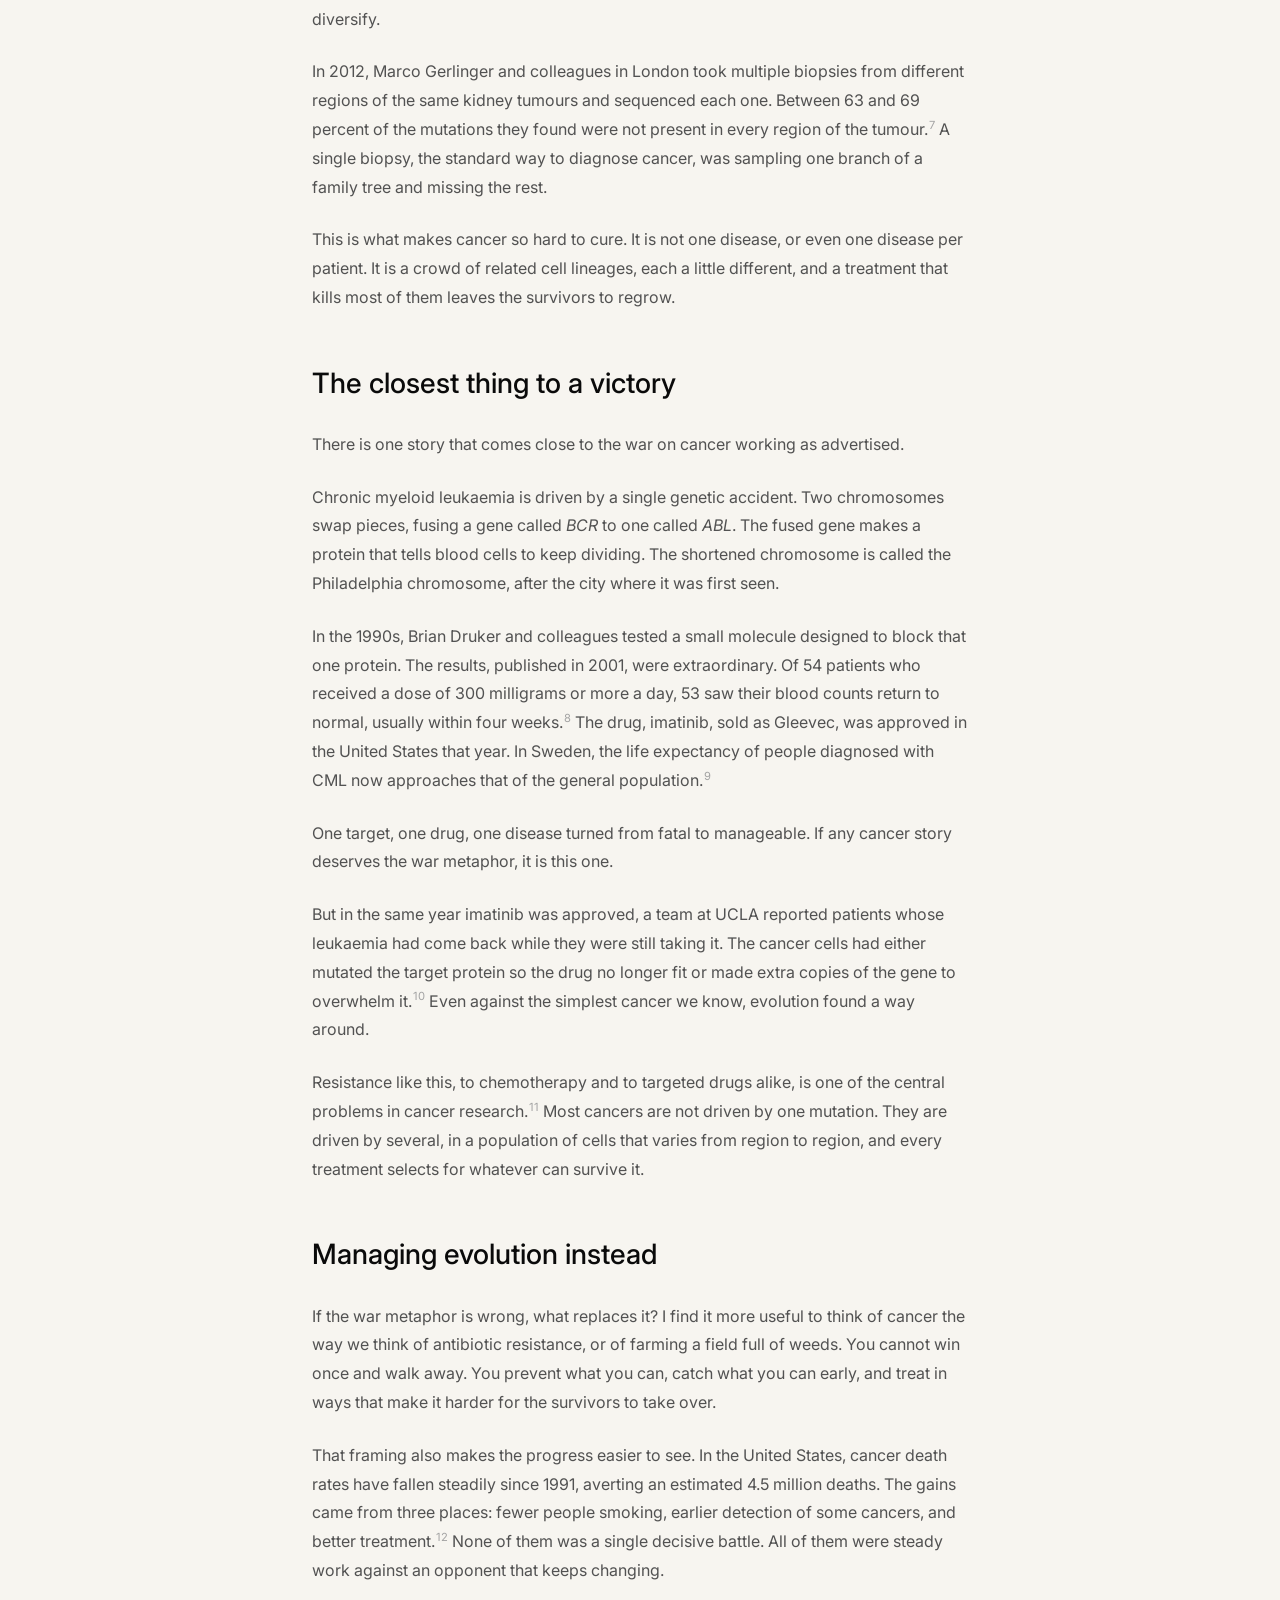
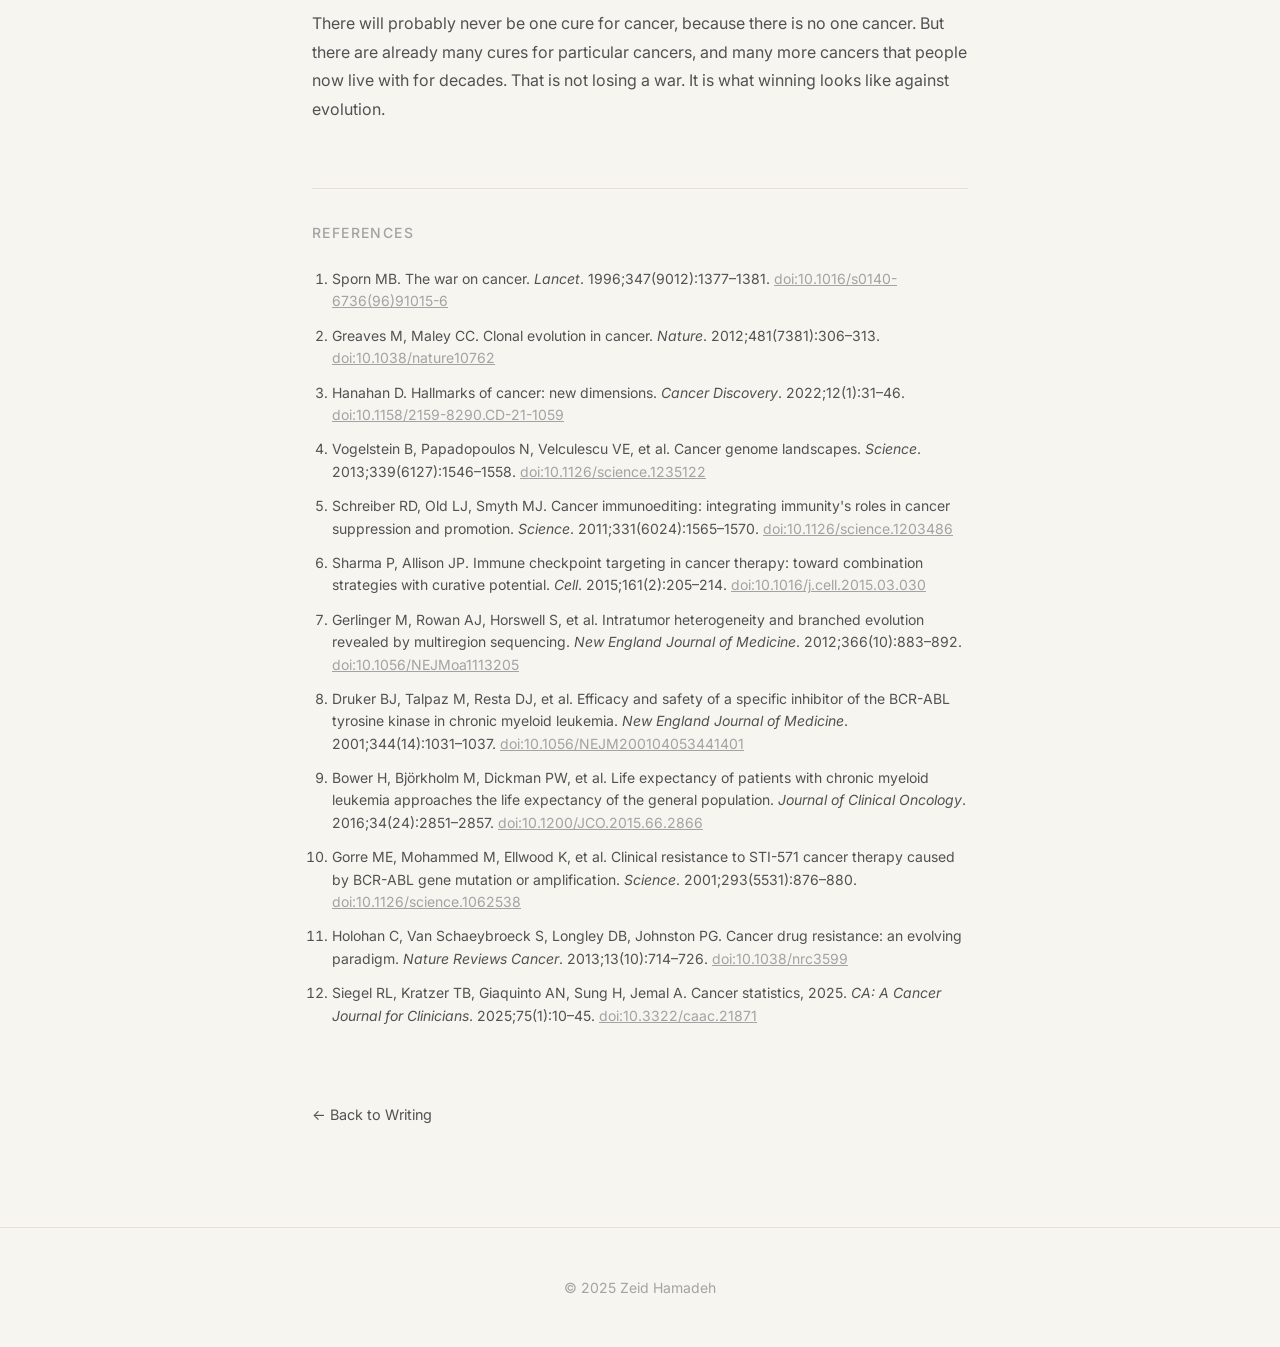
<file: writing/cancer.html>
<!DOCTYPE html>
<html lang="en">
<head>
    <meta charset="UTF-8">
    <meta name="viewport" content="width=device-width, initial-scale=1.0">
    <title>The Wrong War - Zeid Hamadeh</title>
    <link rel="preconnect" href="https://fonts.googleapis.com">
    <link rel="preconnect" href="https://fonts.gstatic.com" crossorigin>
    <link href="https://fonts.googleapis.com/css2?family=Inter:wght@300;400;500;600&display=swap" rel="stylesheet">
    
    <style>
        * {
            margin: 0;
            padding: 0;
            box-sizing: border-box;
        }

        :root {
            --text-primary: #0a0a0a;
            --text-secondary: #525252;
            --text-tertiary: #a3a3a3;
            --border: #e4e0d7;
            --bg: #f7f5f0;
        }

        body {
            font-family: 'Inter', -apple-system, BlinkMacSystemFont, sans-serif;
            line-height: 1.65;
            color: var(--text-primary);
            background: var(--bg);
            -webkit-font-smoothing: antialiased;
        }

        nav {
            position: fixed;
            top: 0;
            width: 100%;
            background: rgba(247, 245, 240, 0.88);
            backdrop-filter: blur(20px);
            border-bottom: 1px solid var(--border);
            z-index: 1000;
        }

        .nav-container {
            max-width: 960px;
            margin: 0 auto;
            padding: 1.25rem 2rem;
            display: flex;
            justify-content: space-between;
            align-items: center;
        }

        .logo {
            font-weight: 500;
            font-size: 1rem;
            color: var(--text-primary);
            text-decoration: none;
        }

        .nav-links {
            display: flex;
            gap: 2rem;
            list-style: none;
        }

        .nav-links a {
            color: var(--text-secondary);
            text-decoration: none;
            font-size: 0.9rem;
            transition: color 0.2s;
        }

        .nav-links a:hover {
            color: var(--text-primary);
        }

        .container {
            max-width: 720px;
            margin: 0 auto;
            padding: 0 2rem;
        }

        article {
            padding: 140px 0 100px;
        }

        .article-meta {
            font-size: 0.8125rem;
            color: var(--text-tertiary);
            text-transform: uppercase;
            letter-spacing: 0.08em;
            margin-bottom: 1rem;
            font-weight: 500;
        }

        h1 {
            font-size: 2.5rem;
            font-weight: 500;
            line-height: 1.2;
            margin-bottom: 1rem;
            letter-spacing: -0.02em;
        }

        .article-subtitle {
            font-size: 1.25rem;
            color: var(--text-secondary);
            margin-bottom: 3rem;
            font-weight: 300;
        }

        .article-content p {
            margin-bottom: 1.5rem;
            line-height: 1.8;
            color: var(--text-secondary);
        }

        .article-content h2 {
            font-size: 1.75rem;
            font-weight: 500;
            margin-top: 3rem;
            margin-bottom: 1.5rem;
            color: var(--text-primary);
        }

        .article-content h3 {
            font-size: 1.375rem;
            font-weight: 500;
            margin-top: 2.5rem;
            margin-bottom: 1rem;
            color: var(--text-primary);
        }

        .article-content ul {
            margin: 1.5rem 0;
            padding-left: 1.5rem;
        }

        .article-content li {
            margin-bottom: 0.75rem;
            line-height: 1.7;
            color: var(--text-secondary);
        }

        .article-content em {
            font-style: italic;
        }

        .article-content strong {
            color: var(--text-primary);
            font-weight: 600;
        }

        .back-link {
            display: inline-block;
            margin-top: 4rem;
            color: var(--text-secondary);
            text-decoration: none;
            font-size: 0.9rem;
            transition: color 0.2s;
        }

        .back-link:hover {
            color: var(--text-primary);
        }

        footer {
            padding: 3rem 0;
            border-top: 1px solid var(--border);
            text-align: center;
        }

        footer p {
            color: var(--text-tertiary);
            font-size: 0.875rem;
        }

        @media (max-width: 768px) {
            article {
                padding: 120px 0 80px;
            }

            h1 {
                font-size: 2rem;
            }

            .article-subtitle {
                font-size: 1.125rem;
            }
        }

        /* Stack the logo above the five nav links on small screens */
        @media (max-width: 768px) {
            .nav-container {
                flex-direction: column;
                gap: 0.75rem;
            }

            .nav-links {
                gap: 1.25rem;
            }
        }
    </style>
    <link rel="stylesheet" href="../assets/css/article.css">
    <link rel="stylesheet" href="../assets/css/motion.css">
    <link rel="stylesheet" href="../assets/css/theme.css">
    <script src="../assets/js/theme.js"></script>
    <script src="../assets/js/motion.js" defer></script>
</head>
<body>
    <nav>
        <div class="nav-container">
            <a href="../index.html" class="logo">Zeid Hamadeh</a>
            <ul class="nav-links">
                <li><a href="../index.html">Home</a></li>
                <li><a href="../index.html#research">Research</a></li>
                <li><a href="../index.html#writing">Writing</a></li>
                <li><a href="../index.html#projects">Projects</a></li>
                <li><a href="mailto:zeid.hamadeh@ubc.ca">Contact</a></li>
            </ul>
        </div>
    </nav>

    <div class="container">
        <article>
            <div class="article-meta">Oncology</div>
            <h1>The Wrong War</h1>
            <p class="article-subtitle">Why the battlefield metaphor for cancer misleads us, and what to use instead</p>

            <div class="article-content">
                <p>On 23 December 1971, Richard Nixon signed the National Cancer Act. It poured federal money into cancer research and handed the public a phrase that has outlived everyone in the room: the war on cancer.</p>

                <p>It was a good slogan. Wars have an enemy, a front line and, eventually, a victory. Twenty-five years later, the pharmacologist Michael Sporn took stock in <em>The Lancet</em>. There had been real triumphs, he wrote: cures for childhood leukaemia, Hodgkin's disease and testicular cancer. But the flood of new molecular biology had barely moved the death rates for the common cancers that kill most adults.<sup class="cite"><a href="#ref-1">1</a></sup> More than fifty years on, people still ask the question the slogan invites. If this is a war, why haven't we won it?</p>

                <p>I think the question is wrong, because the metaphor is wrong. Cancer is not an invader. It is us.</p>

                <h2>An enemy made of your own cells</h2>

                <p>Every cancer starts with a single cell in your own body. Over years, that cell picks up mutations, from copying errors, from chemicals, from radiation, from its own faulty repair machinery. Most mutations do nothing. Occasionally one lets the cell divide a little faster, or ignore a signal to stop. Its descendants outgrow their neighbours. One of them picks up another useful mutation, and the process repeats.</p>

                <p>This is evolution by natural selection, happening inside a single person.<sup class="cite"><a href="#ref-2">2</a></sup> The cells that win are the ones best at surviving in the body, not the ones best for the body. Along the way they often lose the ability to mature into the specialised cells they were meant to become, which is why disrupted differentiation is now listed among the core traits of cancer.<sup class="cite"><a href="#ref-3">3</a></sup></p>

                <p>Sequencing has shown how few steps this takes. Across thousands of tumours, researchers have found about 140 genes that can drive cancer when mutated. A typical tumour carries only two to eight of these driver mutations. The rest of its mutations are passengers along for the ride.<sup class="cite"><a href="#ref-4">4</a></sup></p>

                <p>The immune system is not blind to any of this. It catches and destroys many early tumours, and the ones that survive have often been shaped by that pressure, a process called immunoediting.<sup class="cite"><a href="#ref-5">5</a></sup> Checkpoint inhibitors, one of the biggest advances of the past fifteen years, work by releasing the brakes tumours put on immune cells that can already see them.<sup class="cite"><a href="#ref-6">6</a></sup></p>

                <h2>A different cancer in every corner</h2>

                <p>If cancer is evolution, then a tumour is not one enemy. It is a population, and populations diversify.</p>

                <p>In 2012, Marco Gerlinger and colleagues in London took multiple biopsies from different regions of the same kidney tumours and sequenced each one. Between 63 and 69 percent of the mutations they found were not present in every region of the tumour.<sup class="cite"><a href="#ref-7">7</a></sup> A single biopsy, the standard way to diagnose cancer, was sampling one branch of a family tree and missing the rest.</p>

                <p>This is what makes cancer so hard to cure. It is not one disease, or even one disease per patient. It is a crowd of related cell lineages, each a little different, and a treatment that kills most of them leaves the survivors to regrow.</p>

                <h2>The closest thing to a victory</h2>

                <p>There is one story that comes close to the war on cancer working as advertised.</p>

                <p>Chronic myeloid leukaemia is driven by a single genetic accident. Two chromosomes swap pieces, fusing a gene called <em>BCR</em> to one called <em>ABL</em>. The fused gene makes a protein that tells blood cells to keep dividing. The shortened chromosome is called the Philadelphia chromosome, after the city where it was first seen.</p>

                <p>In the 1990s, Brian Druker and colleagues tested a small molecule designed to block that one protein. The results, published in 2001, were extraordinary. Of 54 patients who received a dose of 300 milligrams or more a day, 53 saw their blood counts return to normal, usually within four weeks.<sup class="cite"><a href="#ref-8">8</a></sup> The drug, imatinib, sold as Gleevec, was approved in the United States that year. In Sweden, the life expectancy of people diagnosed with CML now approaches that of the general population.<sup class="cite"><a href="#ref-9">9</a></sup></p>

                <p>One target, one drug, one disease turned from fatal to manageable. If any cancer story deserves the war metaphor, it is this one.</p>

                <p>But in the same year imatinib was approved, a team at UCLA reported patients whose leukaemia had come back while they were still taking it. The cancer cells had either mutated the target protein so the drug no longer fit or made extra copies of the gene to overwhelm it.<sup class="cite"><a href="#ref-10">10</a></sup> Even against the simplest cancer we know, evolution found a way around.</p>

                <p>Resistance like this, to chemotherapy and to targeted drugs alike, is one of the central problems in cancer research.<sup class="cite"><a href="#ref-11">11</a></sup> Most cancers are not driven by one mutation. They are driven by several, in a population of cells that varies from region to region, and every treatment selects for whatever can survive it.</p>

                <h2>Managing evolution instead</h2>

                <p>If the war metaphor is wrong, what replaces it? I find it more useful to think of cancer the way we think of antibiotic resistance, or of farming a field full of weeds. You cannot win once and walk away. You prevent what you can, catch what you can early, and treat in ways that make it harder for the survivors to take over.</p>

                <p>That framing also makes the progress easier to see. In the United States, cancer death rates have fallen steadily since 1991, averting an estimated 4.5 million deaths. The gains came from three places: fewer people smoking, earlier detection of some cancers, and better treatment.<sup class="cite"><a href="#ref-12">12</a></sup> None of them was a single decisive battle. All of them were steady work against an opponent that keeps changing.</p>

                <p>There will probably never be one cure for cancer, because there is no one cancer. But there are already many cures for particular cancers, and many more cancers that people now live with for decades. That is not losing a war. It is what winning looks like against evolution.</p>
            </div>

            <section class="references">
                <h2>References</h2>
                <ol>
                    <li id="ref-1">Sporn MB. The war on cancer. <em>Lancet</em>. 1996;347(9012):1377–1381. <a href="https://doi.org/10.1016/s0140-6736(96)91015-6" target="_blank">doi:10.1016/s0140-6736(96)91015-6</a></li>
                    <li id="ref-2">Greaves M, Maley CC. Clonal evolution in cancer. <em>Nature</em>. 2012;481(7381):306–313. <a href="https://doi.org/10.1038/nature10762" target="_blank">doi:10.1038/nature10762</a></li>
                    <li id="ref-3">Hanahan D. Hallmarks of cancer: new dimensions. <em>Cancer Discovery</em>. 2022;12(1):31–46. <a href="https://doi.org/10.1158/2159-8290.CD-21-1059" target="_blank">doi:10.1158/2159-8290.CD-21-1059</a></li>
                    <li id="ref-4">Vogelstein B, Papadopoulos N, Velculescu VE, et al. Cancer genome landscapes. <em>Science</em>. 2013;339(6127):1546–1558. <a href="https://doi.org/10.1126/science.1235122" target="_blank">doi:10.1126/science.1235122</a></li>
                    <li id="ref-5">Schreiber RD, Old LJ, Smyth MJ. Cancer immunoediting: integrating immunity's roles in cancer suppression and promotion. <em>Science</em>. 2011;331(6024):1565–1570. <a href="https://doi.org/10.1126/science.1203486" target="_blank">doi:10.1126/science.1203486</a></li>
                    <li id="ref-6">Sharma P, Allison JP. Immune checkpoint targeting in cancer therapy: toward combination strategies with curative potential. <em>Cell</em>. 2015;161(2):205–214. <a href="https://doi.org/10.1016/j.cell.2015.03.030" target="_blank">doi:10.1016/j.cell.2015.03.030</a></li>
                    <li id="ref-7">Gerlinger M, Rowan AJ, Horswell S, et al. Intratumor heterogeneity and branched evolution revealed by multiregion sequencing. <em>New England Journal of Medicine</em>. 2012;366(10):883–892. <a href="https://doi.org/10.1056/NEJMoa1113205" target="_blank">doi:10.1056/NEJMoa1113205</a></li>
                    <li id="ref-8">Druker BJ, Talpaz M, Resta DJ, et al. Efficacy and safety of a specific inhibitor of the BCR-ABL tyrosine kinase in chronic myeloid leukemia. <em>New England Journal of Medicine</em>. 2001;344(14):1031–1037. <a href="https://doi.org/10.1056/NEJM200104053441401" target="_blank">doi:10.1056/NEJM200104053441401</a></li>
                    <li id="ref-9">Bower H, Björkholm M, Dickman PW, et al. Life expectancy of patients with chronic myeloid leukemia approaches the life expectancy of the general population. <em>Journal of Clinical Oncology</em>. 2016;34(24):2851–2857. <a href="https://doi.org/10.1200/JCO.2015.66.2866" target="_blank">doi:10.1200/JCO.2015.66.2866</a></li>
                    <li id="ref-10">Gorre ME, Mohammed M, Ellwood K, et al. Clinical resistance to STI-571 cancer therapy caused by BCR-ABL gene mutation or amplification. <em>Science</em>. 2001;293(5531):876–880. <a href="https://doi.org/10.1126/science.1062538" target="_blank">doi:10.1126/science.1062538</a></li>
                    <li id="ref-11">Holohan C, Van Schaeybroeck S, Longley DB, Johnston PG. Cancer drug resistance: an evolving paradigm. <em>Nature Reviews Cancer</em>. 2013;13(10):714–726. <a href="https://doi.org/10.1038/nrc3599" target="_blank">doi:10.1038/nrc3599</a></li>
                    <li id="ref-12">Siegel RL, Kratzer TB, Giaquinto AN, Sung H, Jemal A. Cancer statistics, 2025. <em>CA: A Cancer Journal for Clinicians</em>. 2025;75(1):10–45. <a href="https://doi.org/10.3322/caac.21871" target="_blank">doi:10.3322/caac.21871</a></li>
                </ol>
            </section>

            <a href="../index.html#writing" class="back-link">← Back to Writing</a>
        </article>
    </div>

    <footer>
        <div class="container">
            <p>© 2025 Zeid Hamadeh</p>
        </div>
    </footer>
</body>
</html>
</file>
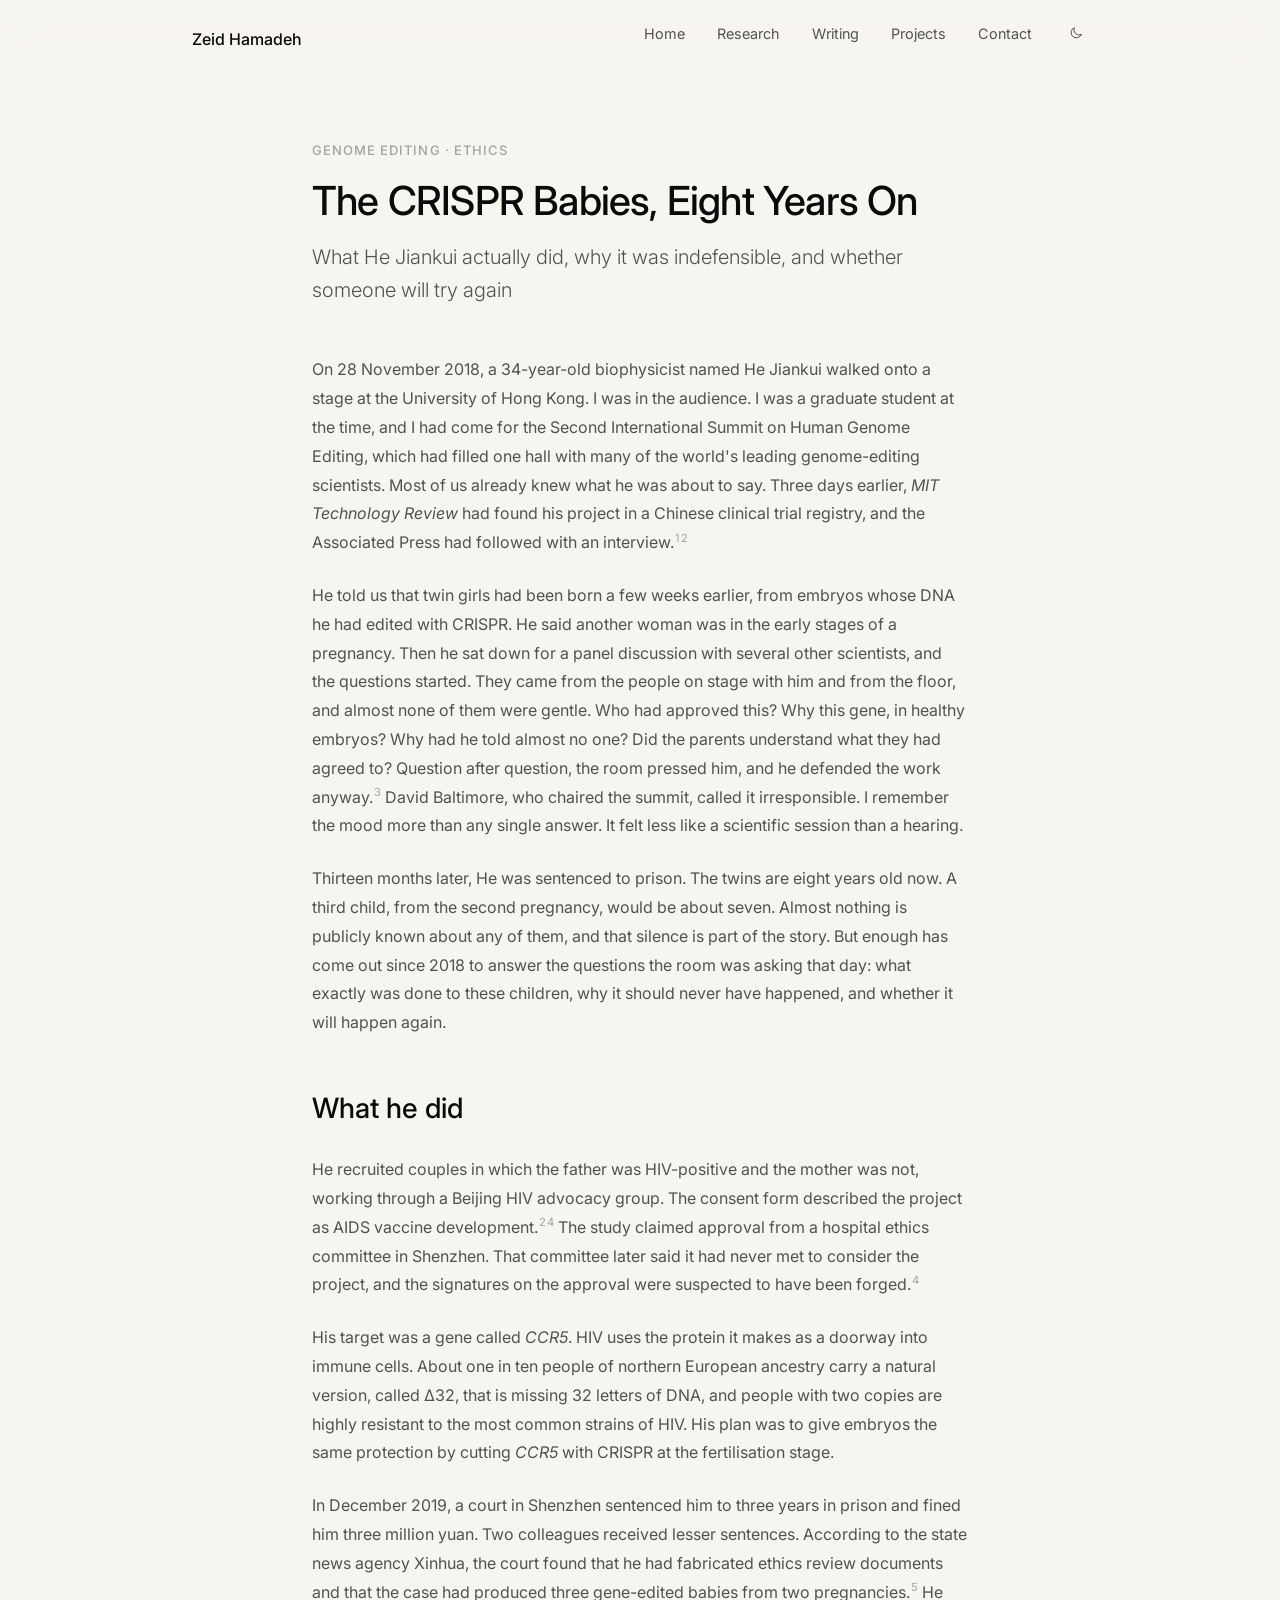
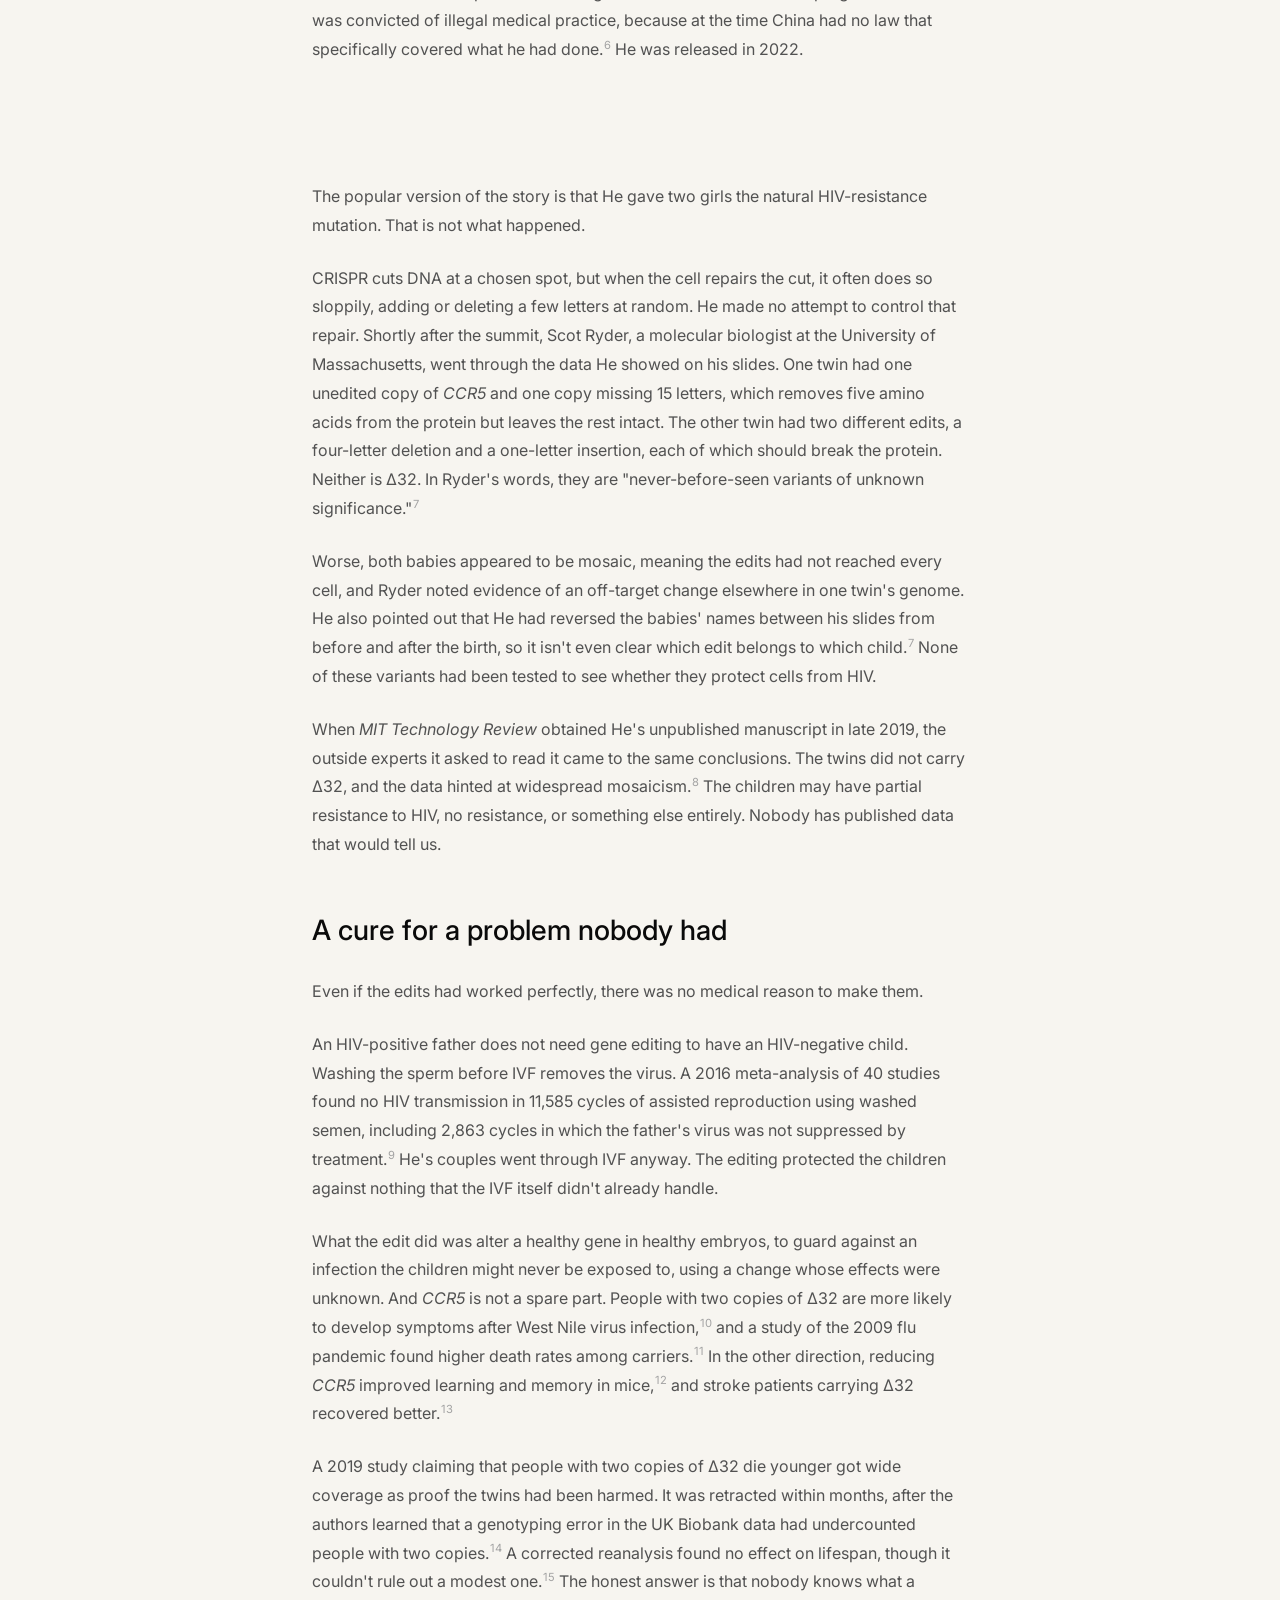
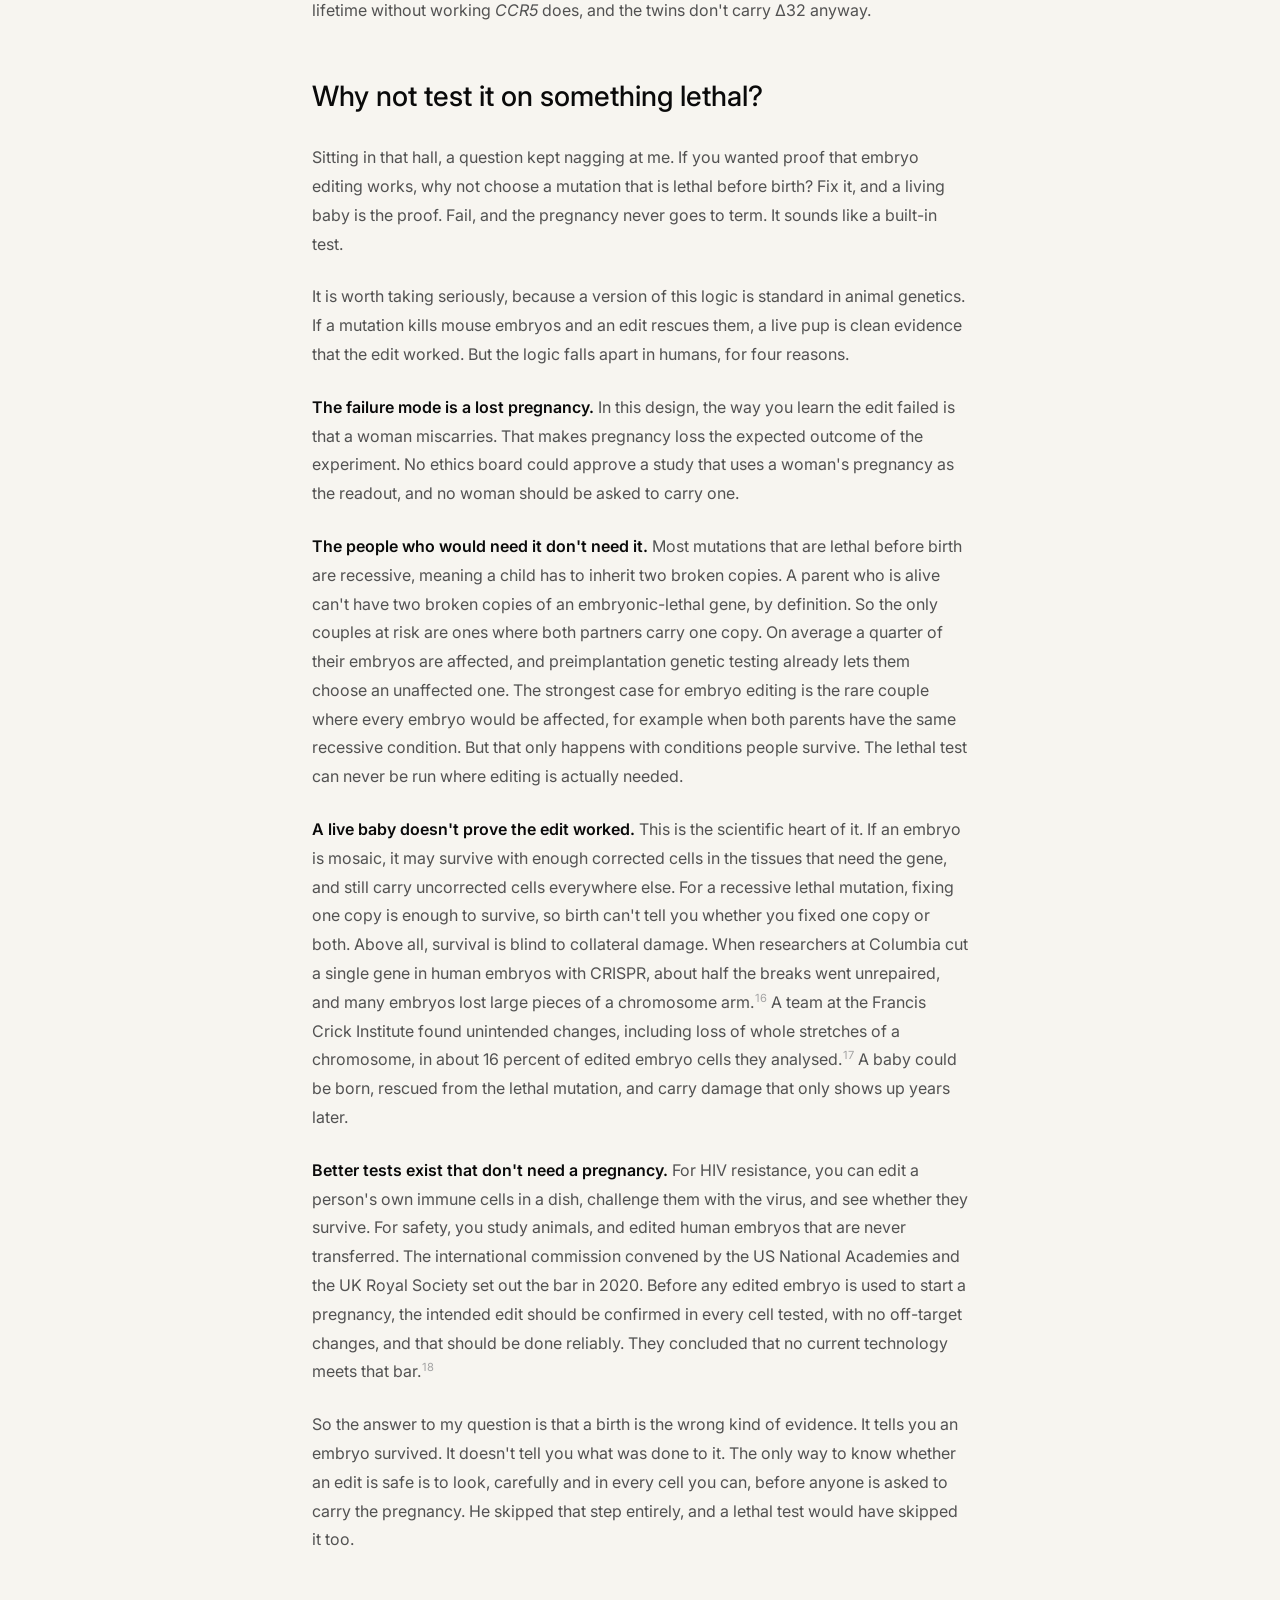
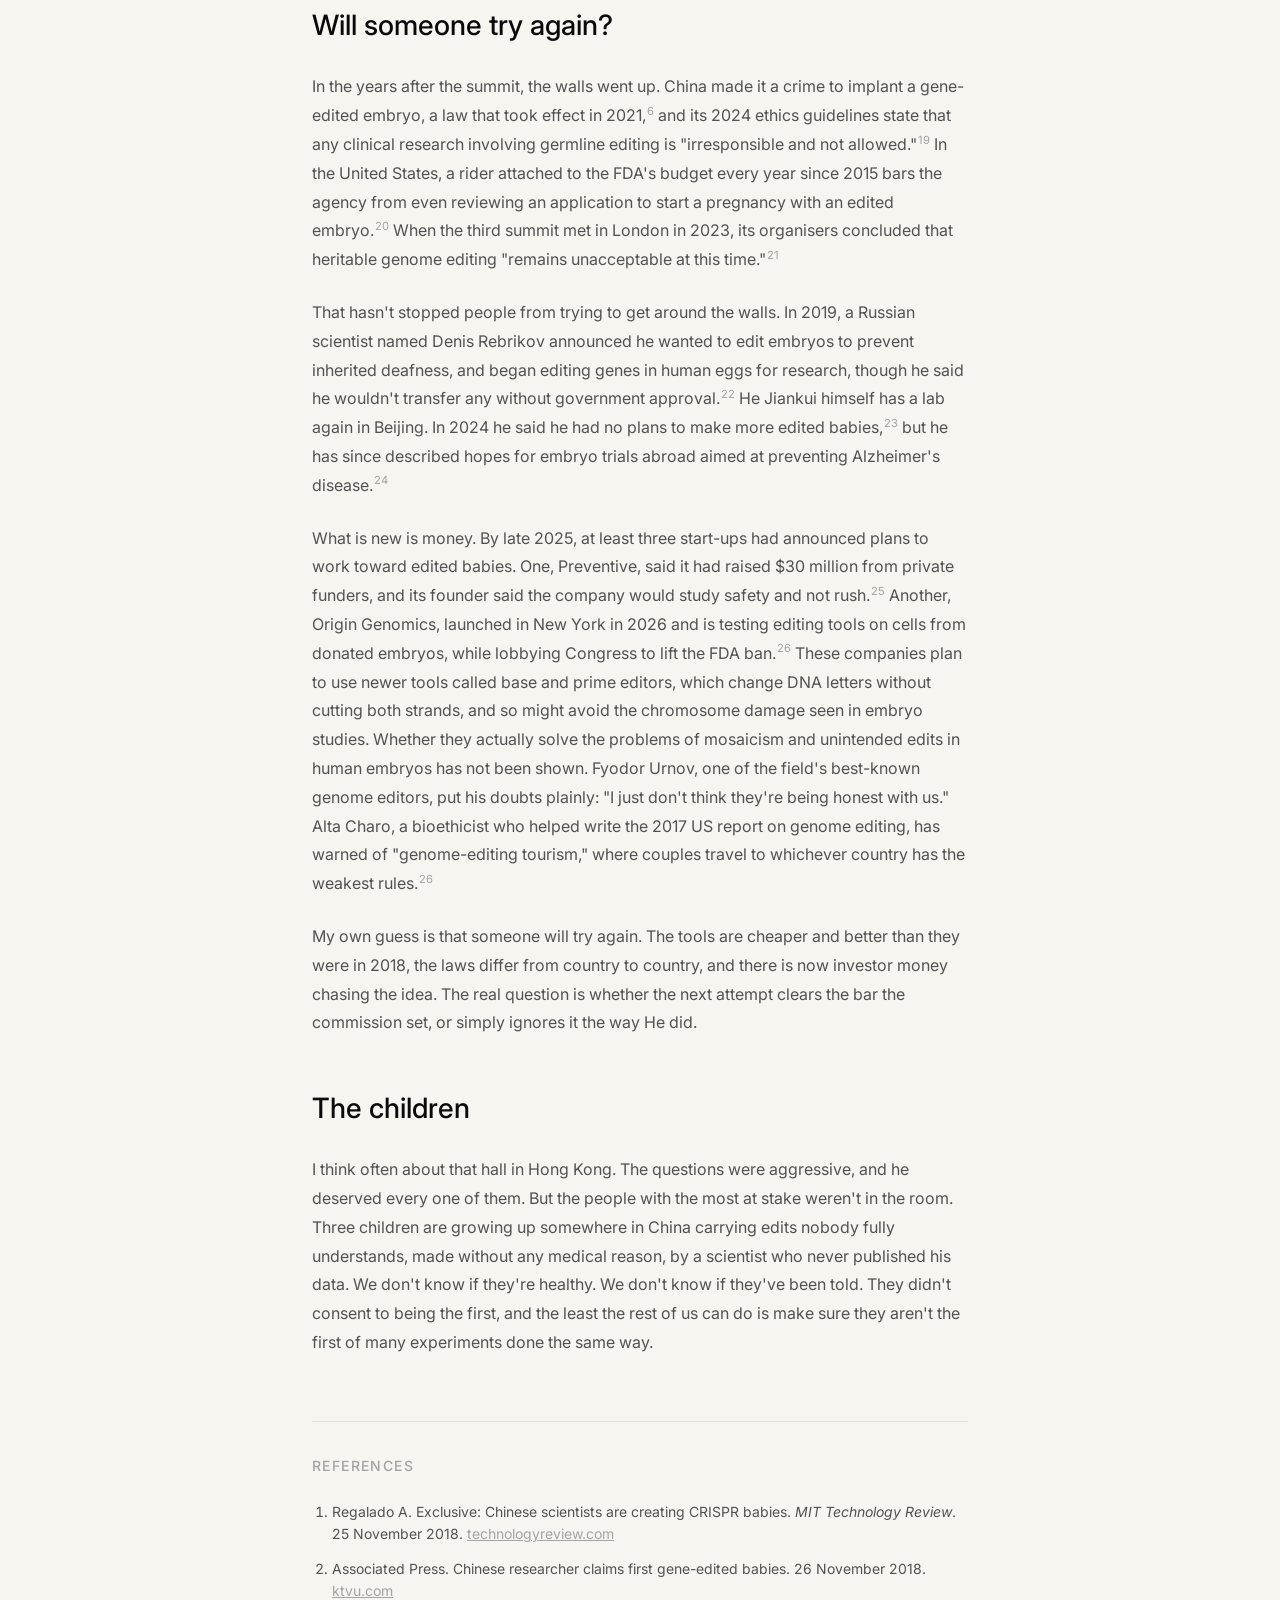
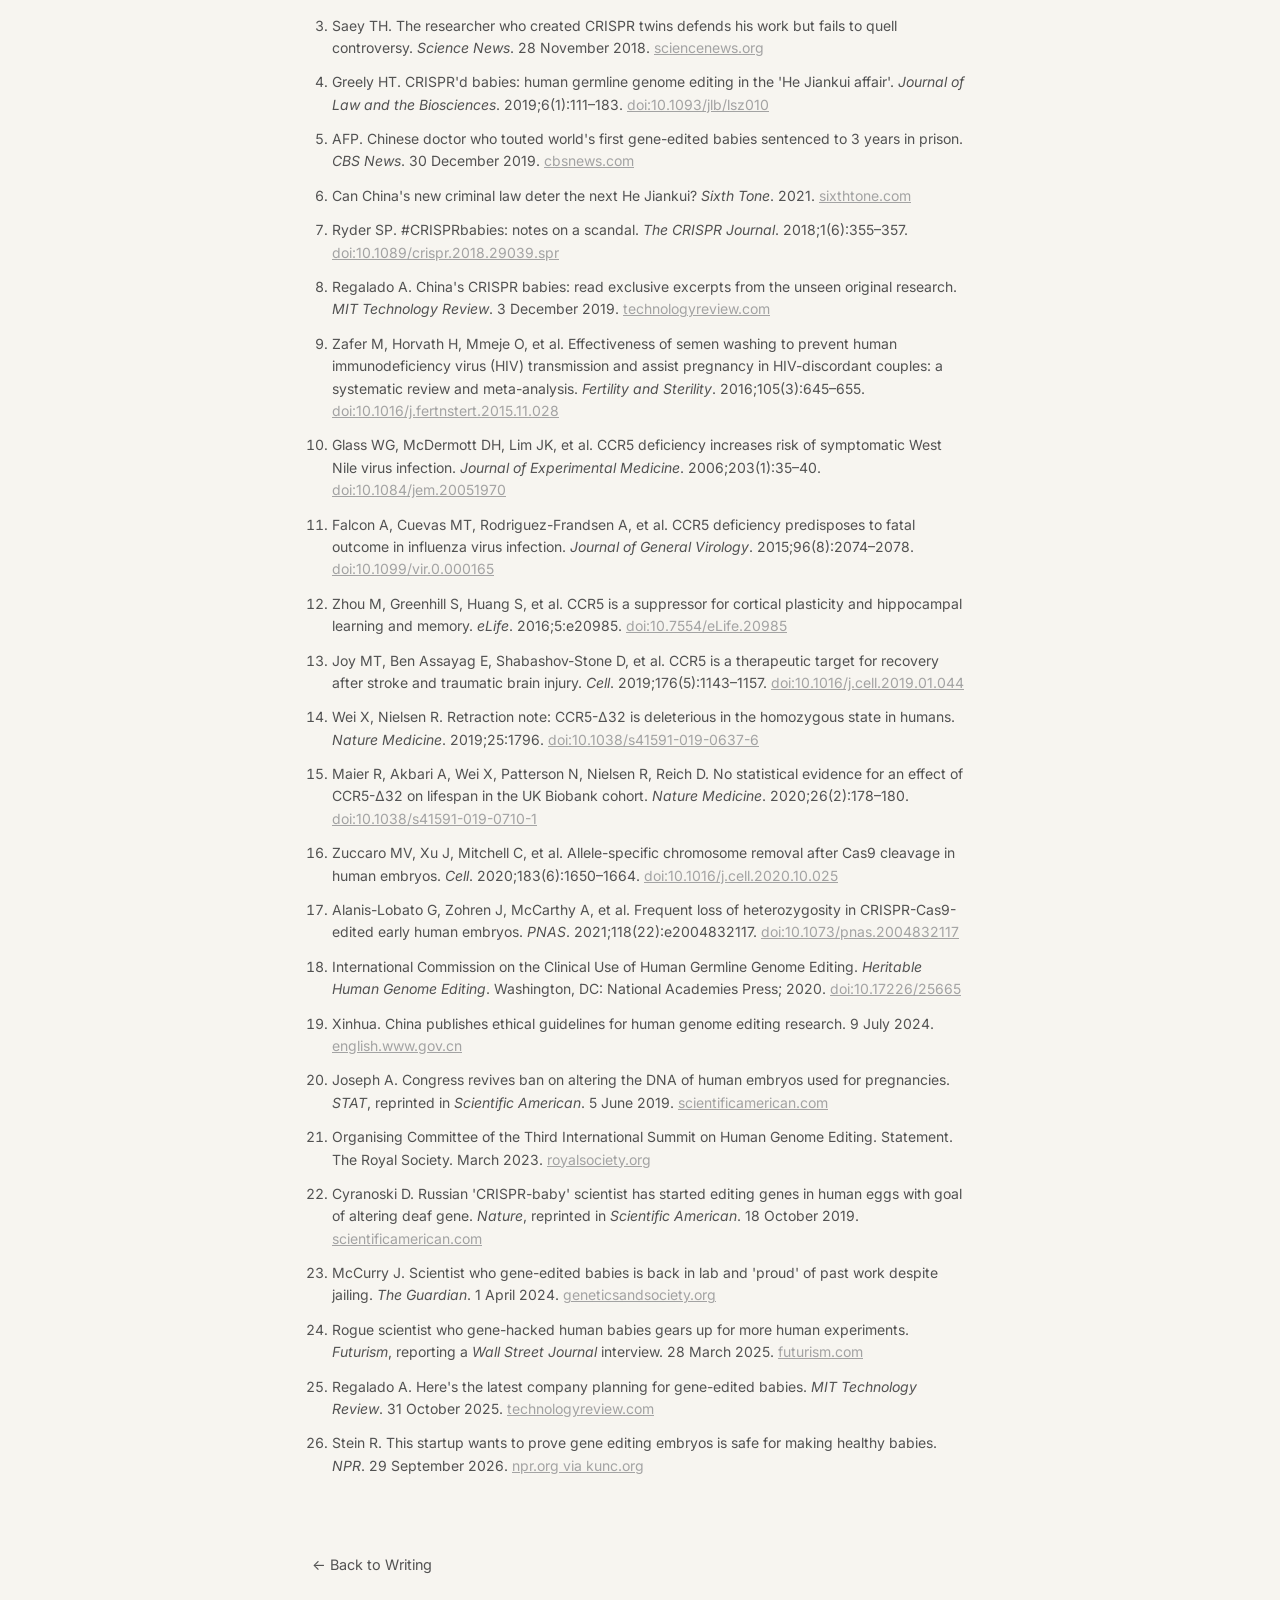
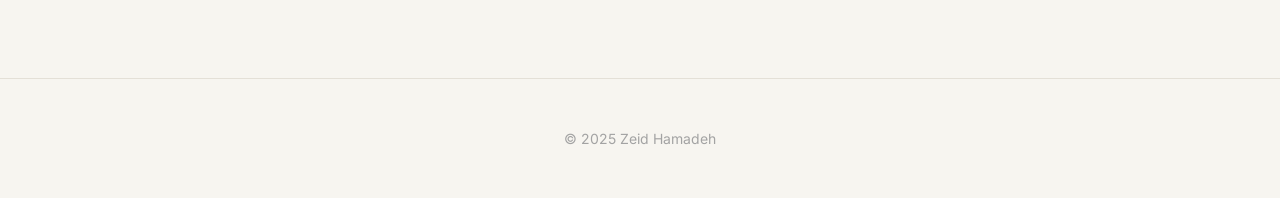
<file: writing/crispr-babies.html>
<!DOCTYPE html>
<html lang="en">
<head>
    <meta charset="UTF-8">
    <meta name="viewport" content="width=device-width, initial-scale=1.0">
    <title>The CRISPR Babies, Eight Years On - Zeid Hamadeh</title>
    <link rel="preconnect" href="https://fonts.googleapis.com">
    <link rel="preconnect" href="https://fonts.gstatic.com" crossorigin>
    <link href="https://fonts.googleapis.com/css2?family=Inter:wght@300;400;500;600&display=swap" rel="stylesheet">
    
    <style>
        * {
            margin: 0;
            padding: 0;
            box-sizing: border-box;
        }

        :root {
            --text-primary: #0a0a0a;
            --text-secondary: #525252;
            --text-tertiary: #a3a3a3;
            --border: #e4e0d7;
            --bg: #f7f5f0;
        }

        body {
            font-family: 'Inter', -apple-system, BlinkMacSystemFont, sans-serif;
            line-height: 1.65;
            color: var(--text-primary);
            background: var(--bg);
            -webkit-font-smoothing: antialiased;
        }

        nav {
            position: fixed;
            top: 0;
            width: 100%;
            background: rgba(247, 245, 240, 0.88);
            backdrop-filter: blur(20px);
            border-bottom: 1px solid var(--border);
            z-index: 1000;
        }

        .nav-container {
            max-width: 960px;
            margin: 0 auto;
            padding: 1.25rem 2rem;
            display: flex;
            justify-content: space-between;
            align-items: center;
        }

        .logo {
            font-weight: 500;
            font-size: 1rem;
            color: var(--text-primary);
            text-decoration: none;
        }

        .nav-links {
            display: flex;
            gap: 2rem;
            list-style: none;
        }

        .nav-links a {
            color: var(--text-secondary);
            text-decoration: none;
            font-size: 0.9rem;
            transition: color 0.2s;
        }

        .nav-links a:hover {
            color: var(--text-primary);
        }

        .container {
            max-width: 720px;
            margin: 0 auto;
            padding: 0 2rem;
        }

        article {
            padding: 140px 0 100px;
        }

        .article-meta {
            font-size: 0.8125rem;
            color: var(--text-tertiary);
            text-transform: uppercase;
            letter-spacing: 0.08em;
            margin-bottom: 1rem;
            font-weight: 500;
        }

        h1 {
            font-size: 2.5rem;
            font-weight: 500;
            line-height: 1.2;
            margin-bottom: 1rem;
            letter-spacing: -0.02em;
        }

        .article-subtitle {
            font-size: 1.25rem;
            color: var(--text-secondary);
            margin-bottom: 3rem;
            font-weight: 300;
        }

        .article-content p {
            margin-bottom: 1.5rem;
            line-height: 1.8;
            color: var(--text-secondary);
        }

        .article-content h2 {
            font-size: 1.75rem;
            font-weight: 500;
            margin-top: 3rem;
            margin-bottom: 1.5rem;
            color: var(--text-primary);
        }

        .article-content h3 {
            font-size: 1.375rem;
            font-weight: 500;
            margin-top: 2.5rem;
            margin-bottom: 1rem;
            color: var(--text-primary);
        }

        .article-content ul {
            margin: 1.5rem 0;
            padding-left: 1.5rem;
        }

        .article-content li {
            margin-bottom: 0.75rem;
            line-height: 1.7;
            color: var(--text-secondary);
        }

        .article-content em {
            font-style: italic;
        }

        .article-content strong {
            color: var(--text-primary);
            font-weight: 600;
        }

        .article-content a {
            color: var(--text-primary);
            text-decoration: underline;
        }

        .back-link {
            display: inline-block;
            margin-top: 4rem;
            color: var(--text-secondary);
            text-decoration: none;
            font-size: 0.9rem;
            transition: color 0.2s;
        }

        .back-link:hover {
            color: var(--text-primary);
        }

        footer {
            padding: 3rem 0;
            border-top: 1px solid var(--border);
            text-align: center;
        }

        footer p {
            color: var(--text-tertiary);
            font-size: 0.875rem;
        }

        @media (max-width: 768px) {
            article {
                padding: 120px 0 80px;
            }

            h1 {
                font-size: 2rem;
            }

            .article-subtitle {
                font-size: 1.125rem;
            }
        }

        /* Stack the logo above the five nav links on small screens */
        @media (max-width: 768px) {
            .nav-container {
                flex-direction: column;
                gap: 0.75rem;
            }

            .nav-links {
                gap: 1.25rem;
            }
        }
    </style>
    <link rel="stylesheet" href="../assets/css/article.css">
    <link rel="stylesheet" href="../assets/css/motion.css">
    <link rel="stylesheet" href="../assets/css/theme.css">
    <script src="../assets/js/theme.js"></script>
    <script src="../assets/js/motion.js" defer></script>
</head>
<body>
    <nav>
        <div class="nav-container">
            <a href="../index.html" class="logo">Zeid Hamadeh</a>
            <ul class="nav-links">
                <li><a href="../index.html">Home</a></li>
                <li><a href="../index.html#research">Research</a></li>
                <li><a href="../index.html#writing">Writing</a></li>
                <li><a href="../index.html#projects">Projects</a></li>
                <li><a href="mailto:zeid.hamadeh@ubc.ca">Contact</a></li>
            </ul>
        </div>
    </nav>

    <div class="container">
        <article>
            <div class="article-meta">Genome Editing · Ethics</div>
            <h1>The CRISPR Babies, Eight Years On</h1>
            <p class="article-subtitle">What He Jiankui actually did, why it was indefensible, and whether someone will try again</p>

            <div class="article-content">
                <p>On 28 November 2018, a 34-year-old biophysicist named He Jiankui walked onto a stage at the University of Hong Kong. I was in the audience. I was a graduate student at the time, and I had come for the Second International Summit on Human Genome Editing, which had filled one hall with many of the world's leading genome-editing scientists. Most of us already knew what he was about to say. Three days earlier, <em>MIT Technology Review</em> had found his project in a Chinese clinical trial registry, and the Associated Press had followed with an interview.<sup class="cite"><a href="#ref-1">1</a></sup><sup class="cite"><a href="#ref-2">2</a></sup></p>

                <p>He told us that twin girls had been born a few weeks earlier, from embryos whose DNA he had edited with CRISPR. He said another woman was in the early stages of a pregnancy. Then he sat down for a panel discussion with several other scientists, and the questions started. They came from the people on stage with him and from the floor, and almost none of them were gentle. Who had approved this? Why this gene, in healthy embryos? Why had he told almost no one? Did the parents understand what they had agreed to? Question after question, the room pressed him, and he defended the work anyway.<sup class="cite"><a href="#ref-3">3</a></sup> David Baltimore, who chaired the summit, called it irresponsible. I remember the mood more than any single answer. It felt less like a scientific session than a hearing.</p>

                <p>Thirteen months later, He was sentenced to prison. The twins are eight years old now. A third child, from the second pregnancy, would be about seven. Almost nothing is publicly known about any of them, and that silence is part of the story. But enough has come out since 2018 to answer the questions the room was asking that day: what exactly was done to these children, why it should never have happened, and whether it will happen again.</p>

                <h2>What he did</h2>

                <p>He recruited couples in which the father was HIV-positive and the mother was not, working through a Beijing HIV advocacy group. The consent form described the project as AIDS vaccine development.<sup class="cite"><a href="#ref-2">2</a></sup><sup class="cite"><a href="#ref-4">4</a></sup> The study claimed approval from a hospital ethics committee in Shenzhen. That committee later said it had never met to consider the project, and the signatures on the approval were suspected to have been forged.<sup class="cite"><a href="#ref-4">4</a></sup></p>

                <p>His target was a gene called <em>CCR5</em>. HIV uses the protein it makes as a doorway into immune cells. About one in ten people of northern European ancestry carry a natural version, called Δ32, that is missing 32 letters of DNA, and people with two copies are highly resistant to the most common strains of HIV. His plan was to give embryos the same protection by cutting <em>CCR5</em> with CRISPR at the fertilisation stage.</p>

                <p>In December 2019, a court in Shenzhen sentenced him to three years in prison and fined him three million yuan. Two colleagues received lesser sentences. According to the state news agency Xinhua, the court found that he had fabricated ethics review documents and that the case had produced three gene-edited babies from two pregnancies.<sup class="cite"><a href="#ref-5">5</a></sup> He was convicted of illegal medical practice, because at the time China had no law that specifically covered what he had done.<sup class="cite"><a href="#ref-6">6</a></sup> He was released in 2022.</p>

                <h2>What the edit actually was</h2>

                <p>The popular version of the story is that He gave two girls the natural HIV-resistance mutation. That is not what happened.</p>

                <p>CRISPR cuts DNA at a chosen spot, but when the cell repairs the cut, it often does so sloppily, adding or deleting a few letters at random. He made no attempt to control that repair. Shortly after the summit, Scot Ryder, a molecular biologist at the University of Massachusetts, went through the data He showed on his slides. One twin had one unedited copy of <em>CCR5</em> and one copy missing 15 letters, which removes five amino acids from the protein but leaves the rest intact. The other twin had two different edits, a four-letter deletion and a one-letter insertion, each of which should break the protein. Neither is Δ32. In Ryder's words, they are "never-before-seen variants of unknown significance."<sup class="cite"><a href="#ref-7">7</a></sup></p>

                <p>Worse, both babies appeared to be mosaic, meaning the edits had not reached every cell, and Ryder noted evidence of an off-target change elsewhere in one twin's genome. He also pointed out that He had reversed the babies' names between his slides from before and after the birth, so it isn't even clear which edit belongs to which child.<sup class="cite"><a href="#ref-7">7</a></sup> None of these variants had been tested to see whether they protect cells from HIV.</p>

                <p>When <em>MIT Technology Review</em> obtained He's unpublished manuscript in late 2019, the outside experts it asked to read it came to the same conclusions. The twins did not carry Δ32, and the data hinted at widespread mosaicism.<sup class="cite"><a href="#ref-8">8</a></sup> The children may have partial resistance to HIV, no resistance, or something else entirely. Nobody has published data that would tell us.</p>

                <h2>A cure for a problem nobody had</h2>

                <p>Even if the edits had worked perfectly, there was no medical reason to make them.</p>

                <p>An HIV-positive father does not need gene editing to have an HIV-negative child. Washing the sperm before IVF removes the virus. A 2016 meta-analysis of 40 studies found no HIV transmission in 11,585 cycles of assisted reproduction using washed semen, including 2,863 cycles in which the father's virus was not suppressed by treatment.<sup class="cite"><a href="#ref-9">9</a></sup> He's couples went through IVF anyway. The editing protected the children against nothing that the IVF itself didn't already handle.</p>

                <p>What the edit did was alter a healthy gene in healthy embryos, to guard against an infection the children might never be exposed to, using a change whose effects were unknown. And <em>CCR5</em> is not a spare part. People with two copies of Δ32 are more likely to develop symptoms after West Nile virus infection,<sup class="cite"><a href="#ref-10">10</a></sup> and a study of the 2009 flu pandemic found higher death rates among carriers.<sup class="cite"><a href="#ref-11">11</a></sup> In the other direction, reducing <em>CCR5</em> improved learning and memory in mice,<sup class="cite"><a href="#ref-12">12</a></sup> and stroke patients carrying Δ32 recovered better.<sup class="cite"><a href="#ref-13">13</a></sup></p>

                <p>A 2019 study claiming that people with two copies of Δ32 die younger got wide coverage as proof the twins had been harmed. It was retracted within months, after the authors learned that a genotyping error in the UK Biobank data had undercounted people with two copies.<sup class="cite"><a href="#ref-14">14</a></sup> A corrected reanalysis found no effect on lifespan, though it couldn't rule out a modest one.<sup class="cite"><a href="#ref-15">15</a></sup> The honest answer is that nobody knows what a lifetime without working <em>CCR5</em> does, and the twins don't carry Δ32 anyway.</p>

                <h2>Why not test it on something lethal?</h2>

                <p>Sitting in that hall, a question kept nagging at me. If you wanted proof that embryo editing works, why not choose a mutation that is lethal before birth? Fix it, and a living baby is the proof. Fail, and the pregnancy never goes to term. It sounds like a built-in test.</p>

                <p>It is worth taking seriously, because a version of this logic is standard in animal genetics. If a mutation kills mouse embryos and an edit rescues them, a live pup is clean evidence that the edit worked. But the logic falls apart in humans, for four reasons.</p>

                <p><strong>The failure mode is a lost pregnancy.</strong> In this design, the way you learn the edit failed is that a woman miscarries. That makes pregnancy loss the expected outcome of the experiment. No ethics board could approve a study that uses a woman's pregnancy as the readout, and no woman should be asked to carry one.</p>

                <p><strong>The people who would need it don't need it.</strong> Most mutations that are lethal before birth are recessive, meaning a child has to inherit two broken copies. A parent who is alive can't have two broken copies of an embryonic-lethal gene, by definition. So the only couples at risk are ones where both partners carry one copy. On average a quarter of their embryos are affected, and preimplantation genetic testing already lets them choose an unaffected one. The strongest case for embryo editing is the rare couple where every embryo would be affected, for example when both parents have the same recessive condition. But that only happens with conditions people survive. The lethal test can never be run where editing is actually needed.</p>

                <p><strong>A live baby doesn't prove the edit worked.</strong> This is the scientific heart of it. If an embryo is mosaic, it may survive with enough corrected cells in the tissues that need the gene, and still carry uncorrected cells everywhere else. For a recessive lethal mutation, fixing one copy is enough to survive, so birth can't tell you whether you fixed one copy or both. Above all, survival is blind to collateral damage. When researchers at Columbia cut a single gene in human embryos with CRISPR, about half the breaks went unrepaired, and many embryos lost large pieces of a chromosome arm.<sup class="cite"><a href="#ref-16">16</a></sup> A team at the Francis Crick Institute found unintended changes, including loss of whole stretches of a chromosome, in about 16 percent of edited embryo cells they analysed.<sup class="cite"><a href="#ref-17">17</a></sup> A baby could be born, rescued from the lethal mutation, and carry damage that only shows up years later.</p>

                <p><strong>Better tests exist that don't need a pregnancy.</strong> For HIV resistance, you can edit a person's own immune cells in a dish, challenge them with the virus, and see whether they survive. For safety, you study animals, and edited human embryos that are never transferred. The international commission convened by the US National Academies and the UK Royal Society set out the bar in 2020. Before any edited embryo is used to start a pregnancy, the intended edit should be confirmed in every cell tested, with no off-target changes, and that should be done reliably. They concluded that no current technology meets that bar.<sup class="cite"><a href="#ref-18">18</a></sup></p>

                <p>So the answer to my question is that a birth is the wrong kind of evidence. It tells you an embryo survived. It doesn't tell you what was done to it. The only way to know whether an edit is safe is to look, carefully and in every cell you can, before anyone is asked to carry the pregnancy. He skipped that step entirely, and a lethal test would have skipped it too.</p>

                <h2>Will someone try again?</h2>

                <p>In the years after the summit, the walls went up. China made it a crime to implant a gene-edited embryo, a law that took effect in 2021,<sup class="cite"><a href="#ref-6">6</a></sup> and its 2024 ethics guidelines state that any clinical research involving germline editing is "irresponsible and not allowed."<sup class="cite"><a href="#ref-19">19</a></sup> In the United States, a rider attached to the FDA's budget every year since 2015 bars the agency from even reviewing an application to start a pregnancy with an edited embryo.<sup class="cite"><a href="#ref-20">20</a></sup> When the third summit met in London in 2023, its organisers concluded that heritable genome editing "remains unacceptable at this time."<sup class="cite"><a href="#ref-21">21</a></sup></p>

                <p>That hasn't stopped people from trying to get around the walls. In 2019, a Russian scientist named Denis Rebrikov announced he wanted to edit embryos to prevent inherited deafness, and began editing genes in human eggs for research, though he said he wouldn't transfer any without government approval.<sup class="cite"><a href="#ref-22">22</a></sup> He Jiankui himself has a lab again in Beijing. In 2024 he said he had no plans to make more edited babies,<sup class="cite"><a href="#ref-23">23</a></sup> but he has since described hopes for embryo trials abroad aimed at preventing Alzheimer's disease.<sup class="cite"><a href="#ref-24">24</a></sup></p>

                <p>What is new is money. By late 2025, at least three start-ups had announced plans to work toward edited babies. One, Preventive, said it had raised $30 million from private funders, and its founder said the company would study safety and not rush.<sup class="cite"><a href="#ref-25">25</a></sup> Another, Origin Genomics, launched in New York in 2026 and is testing editing tools on cells from donated embryos, while lobbying Congress to lift the FDA ban.<sup class="cite"><a href="#ref-26">26</a></sup> These companies plan to use newer tools called base and prime editors, which change DNA letters without cutting both strands, and so might avoid the chromosome damage seen in embryo studies. Whether they actually solve the problems of mosaicism and unintended edits in human embryos has not been shown. Fyodor Urnov, one of the field's best-known genome editors, put his doubts plainly: "I just don't think they're being honest with us." Alta Charo, a bioethicist who helped write the 2017 US report on genome editing, has warned of "genome-editing tourism," where couples travel to whichever country has the weakest rules.<sup class="cite"><a href="#ref-26">26</a></sup></p>

                <p>My own guess is that someone will try again. The tools are cheaper and better than they were in 2018, the laws differ from country to country, and there is now investor money chasing the idea. The real question is whether the next attempt clears the bar the commission set, or simply ignores it the way He did.</p>

                <h2>The children</h2>

                <p>I think often about that hall in Hong Kong. The questions were aggressive, and he deserved every one of them. But the people with the most at stake weren't in the room. Three children are growing up somewhere in China carrying edits nobody fully understands, made without any medical reason, by a scientist who never published his data. We don't know if they're healthy. We don't know if they've been told. They didn't consent to being the first, and the least the rest of us can do is make sure they aren't the first of many experiments done the same way.</p>
            </div>

            <section class="references">
                <h2>References</h2>
                <ol>
                    <li id="ref-1">Regalado A. Exclusive: Chinese scientists are creating CRISPR babies. <em>MIT Technology Review</em>. 25 November 2018. <a href="https://www.technologyreview.com/2018/11/25/138962/exclusive-chinese-scientists-are-creating-crispr-babies/" target="_blank">technologyreview.com</a></li>
                    <li id="ref-2">Associated Press. Chinese researcher claims first gene-edited babies. 26 November 2018. <a href="https://www.ktvu.com/news/chinese-researcher-claims-first-gene-edited-babies" target="_blank">ktvu.com</a></li>
                    <li id="ref-3">Saey TH. The researcher who created CRISPR twins defends his work but fails to quell controversy. <em>Science News</em>. 28 November 2018. <a href="https://www.sciencenews.org/article/researcher-defends-creating-crispr-babies-fails-quell-controversy" target="_blank">sciencenews.org</a></li>
                    <li id="ref-4">Greely HT. CRISPR'd babies: human germline genome editing in the 'He Jiankui affair'. <em>Journal of Law and the Biosciences</em>. 2019;6(1):111–183. <a href="https://doi.org/10.1093/jlb/lsz010" target="_blank">doi:10.1093/jlb/lsz010</a></li>
                    <li id="ref-5">AFP. Chinese doctor who touted world's first gene-edited babies sentenced to 3 years in prison. <em>CBS News</em>. 30 December 2019. <a href="https://www.cbsnews.com/news/chinese-scientist-he-jiankui-who-touted-crispr-editing-sentenced-three-years-prison-today-2019-12-30/" target="_blank">cbsnews.com</a></li>
                    <li id="ref-6">Can China's new criminal law deter the next He Jiankui? <em>Sixth Tone</em>. 2021. <a href="https://www.sixthtone.com/news/1006904" target="_blank">sixthtone.com</a></li>
                    <li id="ref-7">Ryder SP. #CRISPRbabies: notes on a scandal. <em>The CRISPR Journal</em>. 2018;1(6):355–357. <a href="https://doi.org/10.1089/crispr.2018.29039.spr" target="_blank">doi:10.1089/crispr.2018.29039.spr</a></li>
                    <li id="ref-8">Regalado A. China's CRISPR babies: read exclusive excerpts from the unseen original research. <em>MIT Technology Review</em>. 3 December 2019. <a href="https://www.technologyreview.com/s/614764/chinas-crispr-babies-read-exclusive-excerpts-he-jiankui-paper/" target="_blank">technologyreview.com</a></li>
                    <li id="ref-9">Zafer M, Horvath H, Mmeje O, et al. Effectiveness of semen washing to prevent human immunodeficiency virus (HIV) transmission and assist pregnancy in HIV-discordant couples: a systematic review and meta-analysis. <em>Fertility and Sterility</em>. 2016;105(3):645–655. <a href="https://doi.org/10.1016/j.fertnstert.2015.11.028" target="_blank">doi:10.1016/j.fertnstert.2015.11.028</a></li>
                    <li id="ref-10">Glass WG, McDermott DH, Lim JK, et al. CCR5 deficiency increases risk of symptomatic West Nile virus infection. <em>Journal of Experimental Medicine</em>. 2006;203(1):35–40. <a href="https://doi.org/10.1084/jem.20051970" target="_blank">doi:10.1084/jem.20051970</a></li>
                    <li id="ref-11">Falcon A, Cuevas MT, Rodriguez-Frandsen A, et al. CCR5 deficiency predisposes to fatal outcome in influenza virus infection. <em>Journal of General Virology</em>. 2015;96(8):2074–2078. <a href="https://doi.org/10.1099/vir.0.000165" target="_blank">doi:10.1099/vir.0.000165</a></li>
                    <li id="ref-12">Zhou M, Greenhill S, Huang S, et al. CCR5 is a suppressor for cortical plasticity and hippocampal learning and memory. <em>eLife</em>. 2016;5:e20985. <a href="https://doi.org/10.7554/eLife.20985" target="_blank">doi:10.7554/eLife.20985</a></li>
                    <li id="ref-13">Joy MT, Ben Assayag E, Shabashov-Stone D, et al. CCR5 is a therapeutic target for recovery after stroke and traumatic brain injury. <em>Cell</em>. 2019;176(5):1143–1157. <a href="https://doi.org/10.1016/j.cell.2019.01.044" target="_blank">doi:10.1016/j.cell.2019.01.044</a></li>
                    <li id="ref-14">Wei X, Nielsen R. Retraction note: CCR5-∆32 is deleterious in the homozygous state in humans. <em>Nature Medicine</em>. 2019;25:1796. <a href="https://doi.org/10.1038/s41591-019-0637-6" target="_blank">doi:10.1038/s41591-019-0637-6</a></li>
                    <li id="ref-15">Maier R, Akbari A, Wei X, Patterson N, Nielsen R, Reich D. No statistical evidence for an effect of CCR5-∆32 on lifespan in the UK Biobank cohort. <em>Nature Medicine</em>. 2020;26(2):178–180. <a href="https://doi.org/10.1038/s41591-019-0710-1" target="_blank">doi:10.1038/s41591-019-0710-1</a></li>
                    <li id="ref-16">Zuccaro MV, Xu J, Mitchell C, et al. Allele-specific chromosome removal after Cas9 cleavage in human embryos. <em>Cell</em>. 2020;183(6):1650–1664. <a href="https://doi.org/10.1016/j.cell.2020.10.025" target="_blank">doi:10.1016/j.cell.2020.10.025</a></li>
                    <li id="ref-17">Alanis-Lobato G, Zohren J, McCarthy A, et al. Frequent loss of heterozygosity in CRISPR-Cas9-edited early human embryos. <em>PNAS</em>. 2021;118(22):e2004832117. <a href="https://doi.org/10.1073/pnas.2004832117" target="_blank">doi:10.1073/pnas.2004832117</a></li>
                    <li id="ref-18">International Commission on the Clinical Use of Human Germline Genome Editing. <em>Heritable Human Genome Editing</em>. Washington, DC: National Academies Press; 2020. <a href="https://doi.org/10.17226/25665" target="_blank">doi:10.17226/25665</a></li>
                    <li id="ref-19">Xinhua. China publishes ethical guidelines for human genome editing research. 9 July 2024. <a href="https://english.www.gov.cn/news/202407/09/content_WS668d34e4c6d0868f4e8e903e.html" target="_blank">english.www.gov.cn</a></li>
                    <li id="ref-20">Joseph A. Congress revives ban on altering the DNA of human embryos used for pregnancies. <em>STAT</em>, reprinted in <em>Scientific American</em>. 5 June 2019. <a href="https://www.scientificamerican.com/article/congress-revives-ban-on-altering-the-dna-of-human-embryos-used-for-pregnancies/" target="_blank">scientificamerican.com</a></li>
                    <li id="ref-21">Organising Committee of the Third International Summit on Human Genome Editing. Statement. The Royal Society. March 2023. <a href="https://royalsociety.org/news/2023/03/statement-third-international-summit-human-genome-editing/" target="_blank">royalsociety.org</a></li>
                    <li id="ref-22">Cyranoski D. Russian 'CRISPR-baby' scientist has started editing genes in human eggs with goal of altering deaf gene. <em>Nature</em>, reprinted in <em>Scientific American</em>. 18 October 2019. <a href="https://www.scientificamerican.com/article/russian-crispr-baby-scientist-has-started-editing-genes-in-human-eggs-with-the-goal-of-altering-deaf-gene/" target="_blank">scientificamerican.com</a></li>
                    <li id="ref-23">McCurry J. Scientist who gene-edited babies is back in lab and 'proud' of past work despite jailing. <em>The Guardian</em>. 1 April 2024. <a href="https://geneticsandsociety.org/article/scientist-who-gene-edited-babies-back-lab-and-proud-past-work-despite-jailing" target="_blank">geneticsandsociety.org</a></li>
                    <li id="ref-24">Rogue scientist who gene-hacked human babies gears up for more human experiments. <em>Futurism</em>, reporting a <em>Wall Street Journal</em> interview. 28 March 2025. <a href="https://futurism.com/neoscope/he-jiankui-future-human-research" target="_blank">futurism.com</a></li>
                    <li id="ref-25">Regalado A. Here's the latest company planning for gene-edited babies. <em>MIT Technology Review</em>. 31 October 2025. <a href="https://www.technologyreview.com/2025/10/31/1127461/heres-the-latest-company-planning-for-gene-edited-babies/" target="_blank">technologyreview.com</a></li>
                    <li id="ref-26">Stein R. This startup wants to prove gene editing embryos is safe for making healthy babies. <em>NPR</em>. 29 September 2026. <a href="https://www.kunc.org/npr-news/2026-09-29/this-startup-wants-to-prove-gene-editing-embryos-is-safe-for-making-healthy-babies" target="_blank">npr.org via kunc.org</a></li>
                </ol>
            </section>

            <a href="../index.html#writing" class="back-link">← Back to Writing</a>
        </article>
    </div>

    <footer>
        <div class="container">
            <p>© 2025 Zeid Hamadeh</p>
        </div>
    </footer>
</body>
</html>
</file>
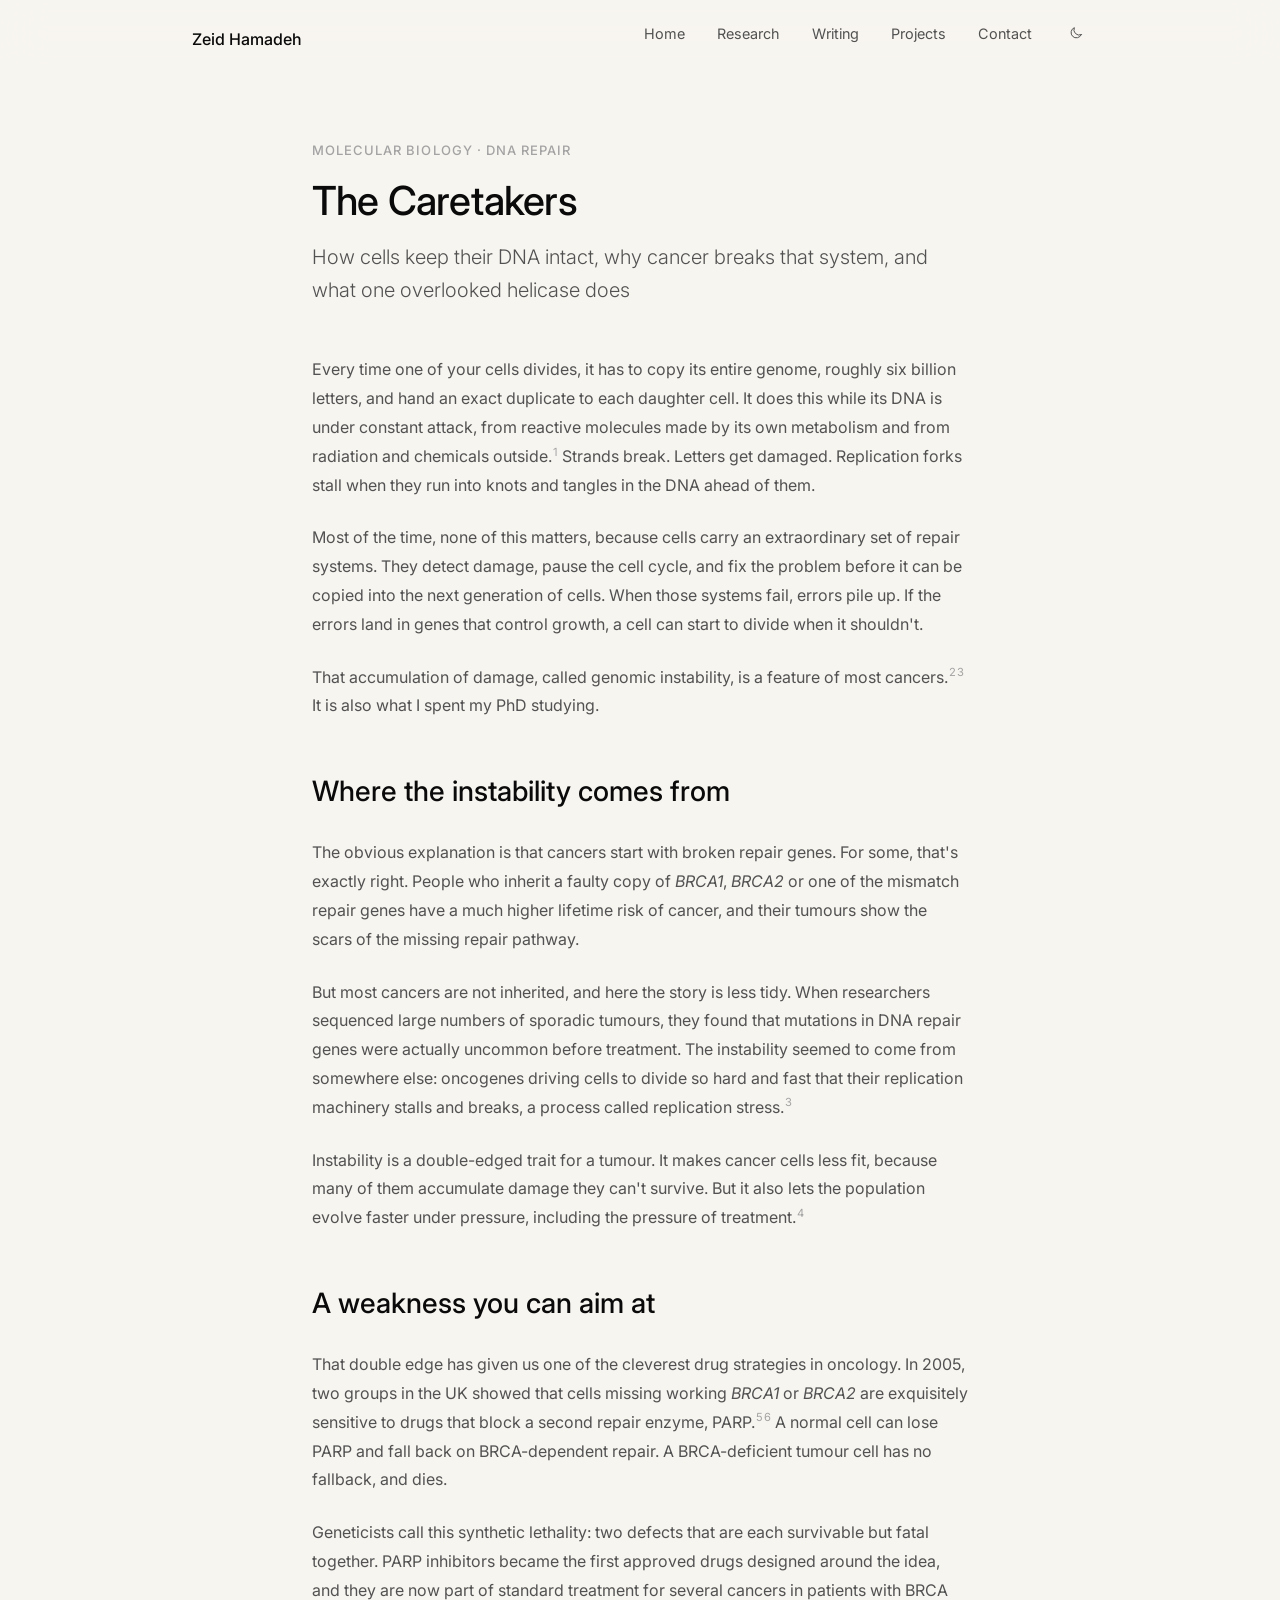
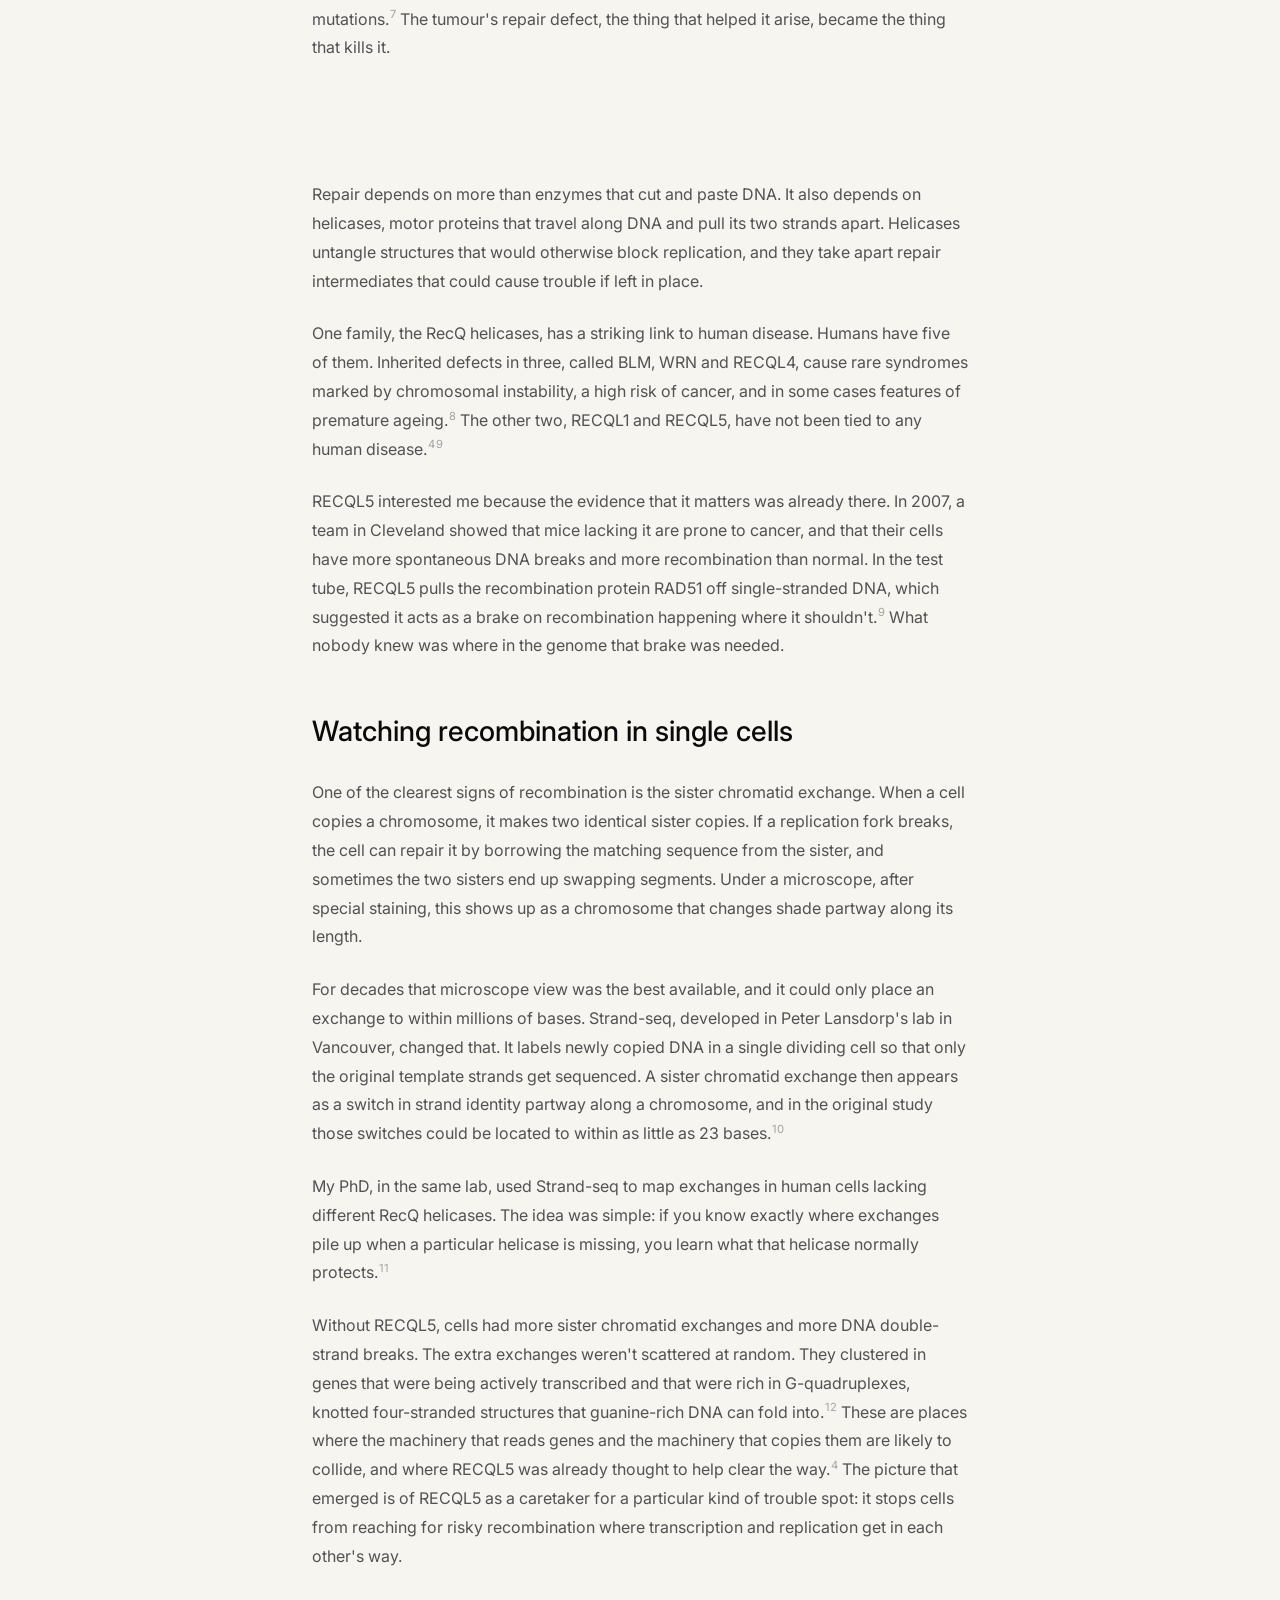
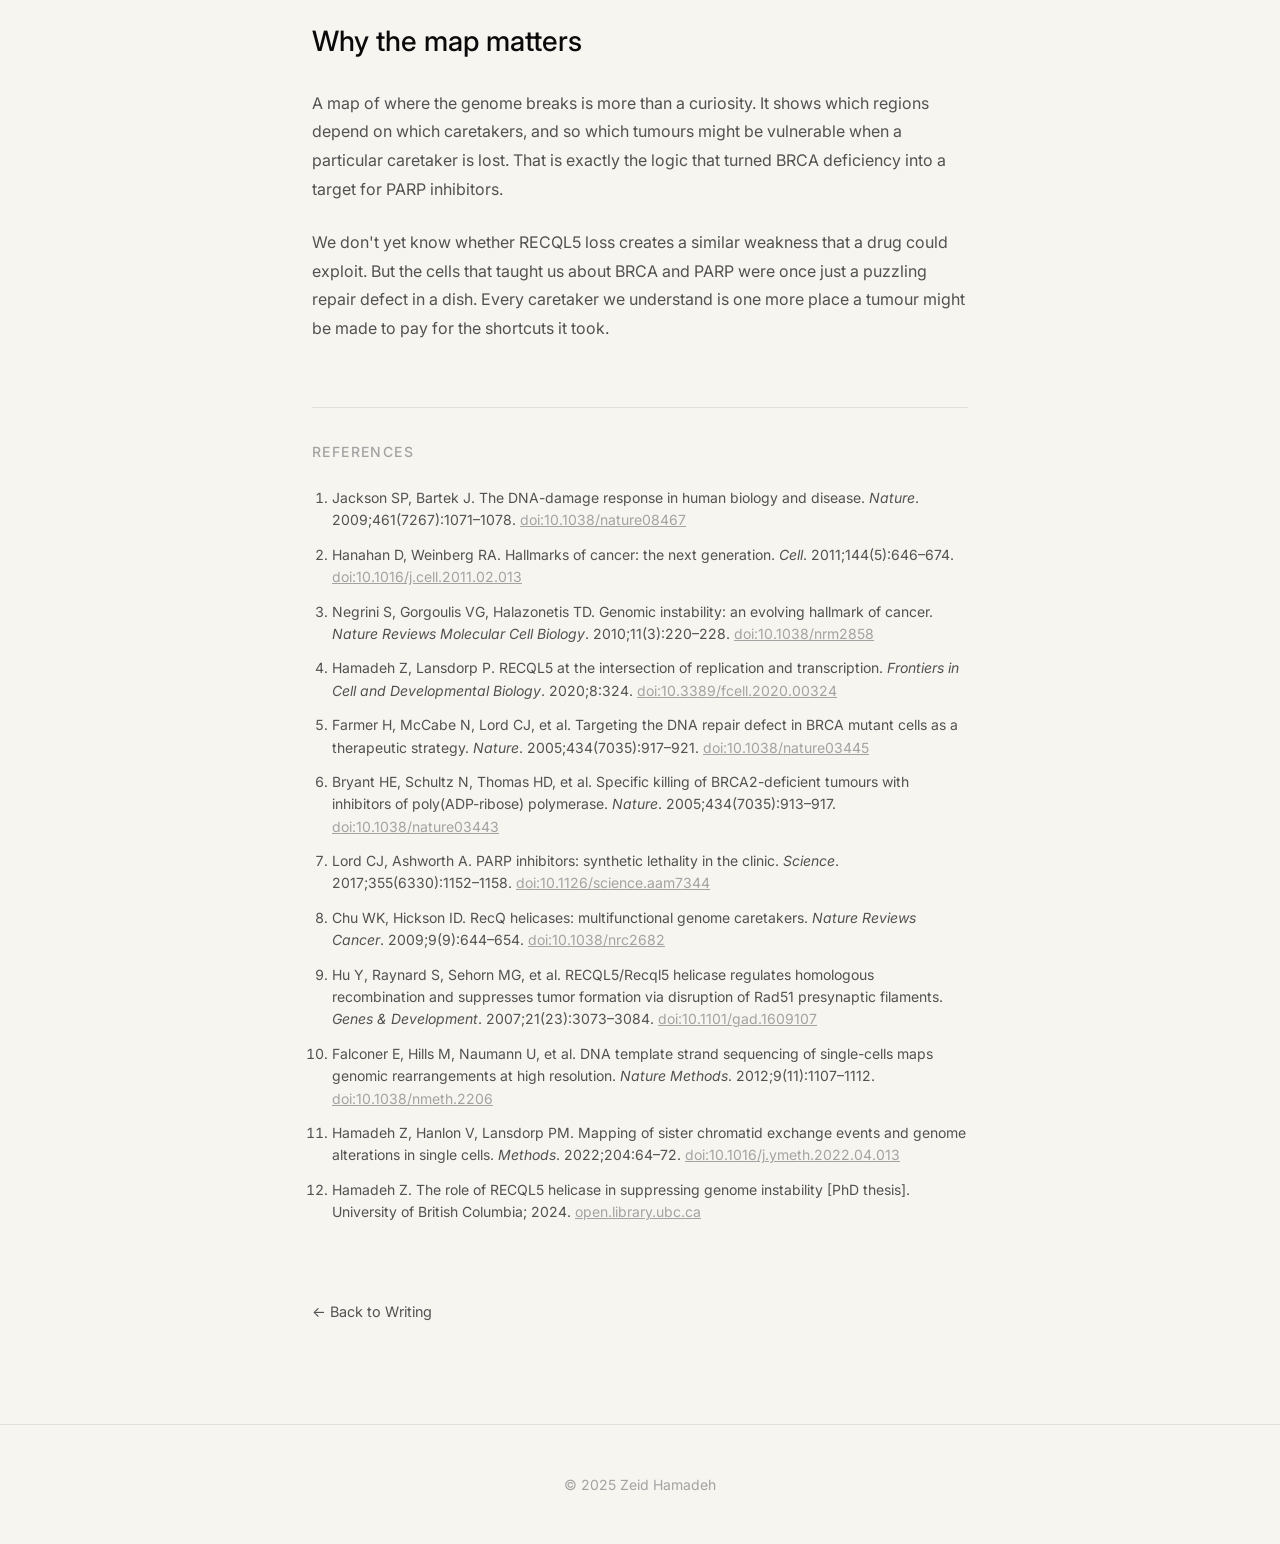
<file: writing/dna-repair.html>
<!DOCTYPE html>
<html lang="en">
<head>
    <meta charset="UTF-8">
    <meta name="viewport" content="width=device-width, initial-scale=1.0">
    <title>The Caretakers - Zeid Hamadeh</title>
    <link rel="preconnect" href="https://fonts.googleapis.com">
    <link rel="preconnect" href="https://fonts.gstatic.com" crossorigin>
    <link href="https://fonts.googleapis.com/css2?family=Inter:wght@300;400;500;600&display=swap" rel="stylesheet">
    
    <style>
        * {
            margin: 0;
            padding: 0;
            box-sizing: border-box;
        }

        :root {
            --text-primary: #0a0a0a;
            --text-secondary: #525252;
            --text-tertiary: #a3a3a3;
            --border: #e4e0d7;
            --bg: #f7f5f0;
        }

        body {
            font-family: 'Inter', -apple-system, BlinkMacSystemFont, sans-serif;
            line-height: 1.65;
            color: var(--text-primary);
            background: var(--bg);
            -webkit-font-smoothing: antialiased;
        }

        nav {
            position: fixed;
            top: 0;
            width: 100%;
            background: rgba(247, 245, 240, 0.88);
            backdrop-filter: blur(20px);
            border-bottom: 1px solid var(--border);
            z-index: 1000;
        }

        .nav-container {
            max-width: 960px;
            margin: 0 auto;
            padding: 1.25rem 2rem;
            display: flex;
            justify-content: space-between;
            align-items: center;
        }

        .logo {
            font-weight: 500;
            font-size: 1rem;
            color: var(--text-primary);
            text-decoration: none;
        }

        .nav-links {
            display: flex;
            gap: 2rem;
            list-style: none;
        }

        .nav-links a {
            color: var(--text-secondary);
            text-decoration: none;
            font-size: 0.9rem;
            transition: color 0.2s;
        }

        .nav-links a:hover {
            color: var(--text-primary);
        }

        .container {
            max-width: 720px;
            margin: 0 auto;
            padding: 0 2rem;
        }

        article {
            padding: 140px 0 100px;
        }

        .article-meta {
            font-size: 0.8125rem;
            color: var(--text-tertiary);
            text-transform: uppercase;
            letter-spacing: 0.08em;
            margin-bottom: 1rem;
            font-weight: 500;
        }

        h1 {
            font-size: 2.5rem;
            font-weight: 500;
            line-height: 1.2;
            margin-bottom: 1rem;
            letter-spacing: -0.02em;
        }

        .article-subtitle {
            font-size: 1.25rem;
            color: var(--text-secondary);
            margin-bottom: 3rem;
            font-weight: 300;
        }

        .article-content p {
            margin-bottom: 1.5rem;
            line-height: 1.8;
            color: var(--text-secondary);
        }

        .article-content h2 {
            font-size: 1.75rem;
            font-weight: 500;
            margin-top: 3rem;
            margin-bottom: 1.5rem;
            color: var(--text-primary);
        }

        .article-content h3 {
            font-size: 1.375rem;
            font-weight: 500;
            margin-top: 2.5rem;
            margin-bottom: 1rem;
            color: var(--text-primary);
        }

        .article-content ul {
            margin: 1.5rem 0;
            padding-left: 1.5rem;
        }

        .article-content li {
            margin-bottom: 0.75rem;
            line-height: 1.7;
            color: var(--text-secondary);
        }

        .article-content em {
            font-style: italic;
        }

        .article-content strong {
            color: var(--text-primary);
            font-weight: 600;
        }

        .back-link {
            display: inline-block;
            margin-top: 4rem;
            color: var(--text-secondary);
            text-decoration: none;
            font-size: 0.9rem;
            transition: color 0.2s;
        }

        .back-link:hover {
            color: var(--text-primary);
        }

        footer {
            padding: 3rem 0;
            border-top: 1px solid var(--border);
            text-align: center;
        }

        footer p {
            color: var(--text-tertiary);
            font-size: 0.875rem;
        }

        @media (max-width: 768px) {
            article {
                padding: 120px 0 80px;
            }

            h1 {
                font-size: 2rem;
            }

            .article-subtitle {
                font-size: 1.125rem;
            }
        }

        /* Stack the logo above the five nav links on small screens */
        @media (max-width: 768px) {
            .nav-container {
                flex-direction: column;
                gap: 0.75rem;
            }

            .nav-links {
                gap: 1.25rem;
            }
        }
    </style>
    <link rel="stylesheet" href="../assets/css/article.css">
    <link rel="stylesheet" href="../assets/css/motion.css">
    <link rel="stylesheet" href="../assets/css/theme.css">
    <script src="../assets/js/theme.js"></script>
    <script src="../assets/js/motion.js" defer></script>
</head>
<body>
    <nav>
        <div class="nav-container">
            <a href="../index.html" class="logo">Zeid Hamadeh</a>
            <ul class="nav-links">
                <li><a href="../index.html">Home</a></li>
                <li><a href="../index.html#research">Research</a></li>
                <li><a href="../index.html#writing">Writing</a></li>
                <li><a href="../index.html#projects">Projects</a></li>
                <li><a href="mailto:zeid.hamadeh@ubc.ca">Contact</a></li>
            </ul>
        </div>
    </nav>

    <div class="container">
        <article>
            <div class="article-meta">Molecular Biology · DNA Repair</div>
            <h1>The Caretakers</h1>
            <p class="article-subtitle">How cells keep their DNA intact, why cancer breaks that system, and what one overlooked helicase does</p>

            <div class="article-content">
                <p>Every time one of your cells divides, it has to copy its entire genome, roughly six billion letters, and hand an exact duplicate to each daughter cell. It does this while its DNA is under constant attack, from reactive molecules made by its own metabolism and from radiation and chemicals outside.<sup class="cite"><a href="#ref-1">1</a></sup> Strands break. Letters get damaged. Replication forks stall when they run into knots and tangles in the DNA ahead of them.</p>

                <p>Most of the time, none of this matters, because cells carry an extraordinary set of repair systems. They detect damage, pause the cell cycle, and fix the problem before it can be copied into the next generation of cells. When those systems fail, errors pile up. If the errors land in genes that control growth, a cell can start to divide when it shouldn't.</p>

                <p>That accumulation of damage, called genomic instability, is a feature of most cancers.<sup class="cite"><a href="#ref-2">2</a></sup><sup class="cite"><a href="#ref-3">3</a></sup> It is also what I spent my PhD studying.</p>

                <h2>Where the instability comes from</h2>

                <p>The obvious explanation is that cancers start with broken repair genes. For some, that's exactly right. People who inherit a faulty copy of <em>BRCA1</em>, <em>BRCA2</em> or one of the mismatch repair genes have a much higher lifetime risk of cancer, and their tumours show the scars of the missing repair pathway.</p>

                <p>But most cancers are not inherited, and here the story is less tidy. When researchers sequenced large numbers of sporadic tumours, they found that mutations in DNA repair genes were actually uncommon before treatment. The instability seemed to come from somewhere else: oncogenes driving cells to divide so hard and fast that their replication machinery stalls and breaks, a process called replication stress.<sup class="cite"><a href="#ref-3">3</a></sup></p>

                <p>Instability is a double-edged trait for a tumour. It makes cancer cells less fit, because many of them accumulate damage they can't survive. But it also lets the population evolve faster under pressure, including the pressure of treatment.<sup class="cite"><a href="#ref-4">4</a></sup></p>

                <h2>A weakness you can aim at</h2>

                <p>That double edge has given us one of the cleverest drug strategies in oncology. In 2005, two groups in the UK showed that cells missing working <em>BRCA1</em> or <em>BRCA2</em> are exquisitely sensitive to drugs that block a second repair enzyme, PARP.<sup class="cite"><a href="#ref-5">5</a></sup><sup class="cite"><a href="#ref-6">6</a></sup> A normal cell can lose PARP and fall back on BRCA-dependent repair. A BRCA-deficient tumour cell has no fallback, and dies.</p>

                <p>Geneticists call this synthetic lethality: two defects that are each survivable but fatal together. PARP inhibitors became the first approved drugs designed around the idea, and they are now part of standard treatment for several cancers in patients with BRCA mutations.<sup class="cite"><a href="#ref-7">7</a></sup> The tumour's repair defect, the thing that helped it arise, became the thing that kills it.</p>

                <h2>The RecQ helicases</h2>

                <p>Repair depends on more than enzymes that cut and paste DNA. It also depends on helicases, motor proteins that travel along DNA and pull its two strands apart. Helicases untangle structures that would otherwise block replication, and they take apart repair intermediates that could cause trouble if left in place.</p>

                <p>One family, the RecQ helicases, has a striking link to human disease. Humans have five of them. Inherited defects in three, called BLM, WRN and RECQL4, cause rare syndromes marked by chromosomal instability, a high risk of cancer, and in some cases features of premature ageing.<sup class="cite"><a href="#ref-8">8</a></sup> The other two, RECQL1 and RECQL5, have not been tied to any human disease.<sup class="cite"><a href="#ref-4">4</a></sup><sup class="cite"><a href="#ref-9">9</a></sup></p>

                <p>RECQL5 interested me because the evidence that it matters was already there. In 2007, a team in Cleveland showed that mice lacking it are prone to cancer, and that their cells have more spontaneous DNA breaks and more recombination than normal. In the test tube, RECQL5 pulls the recombination protein RAD51 off single-stranded DNA, which suggested it acts as a brake on recombination happening where it shouldn't.<sup class="cite"><a href="#ref-9">9</a></sup> What nobody knew was where in the genome that brake was needed.</p>

                <h2>Watching recombination in single cells</h2>

                <p>One of the clearest signs of recombination is the sister chromatid exchange. When a cell copies a chromosome, it makes two identical sister copies. If a replication fork breaks, the cell can repair it by borrowing the matching sequence from the sister, and sometimes the two sisters end up swapping segments. Under a microscope, after special staining, this shows up as a chromosome that changes shade partway along its length.</p>

                <p>For decades that microscope view was the best available, and it could only place an exchange to within millions of bases. Strand-seq, developed in Peter Lansdorp's lab in Vancouver, changed that. It labels newly copied DNA in a single dividing cell so that only the original template strands get sequenced. A sister chromatid exchange then appears as a switch in strand identity partway along a chromosome, and in the original study those switches could be located to within as little as 23 bases.<sup class="cite"><a href="#ref-10">10</a></sup></p>

                <p>My PhD, in the same lab, used Strand-seq to map exchanges in human cells lacking different RecQ helicases. The idea was simple: if you know exactly where exchanges pile up when a particular helicase is missing, you learn what that helicase normally protects.<sup class="cite"><a href="#ref-11">11</a></sup></p>

                <p>Without RECQL5, cells had more sister chromatid exchanges and more DNA double-strand breaks. The extra exchanges weren't scattered at random. They clustered in genes that were being actively transcribed and that were rich in G-quadruplexes, knotted four-stranded structures that guanine-rich DNA can fold into.<sup class="cite"><a href="#ref-12">12</a></sup> These are places where the machinery that reads genes and the machinery that copies them are likely to collide, and where RECQL5 was already thought to help clear the way.<sup class="cite"><a href="#ref-4">4</a></sup> The picture that emerged is of RECQL5 as a caretaker for a particular kind of trouble spot: it stops cells from reaching for risky recombination where transcription and replication get in each other's way.</p>

                <h2>Why the map matters</h2>

                <p>A map of where the genome breaks is more than a curiosity. It shows which regions depend on which caretakers, and so which tumours might be vulnerable when a particular caretaker is lost. That is exactly the logic that turned BRCA deficiency into a target for PARP inhibitors.</p>

                <p>We don't yet know whether RECQL5 loss creates a similar weakness that a drug could exploit. But the cells that taught us about BRCA and PARP were once just a puzzling repair defect in a dish. Every caretaker we understand is one more place a tumour might be made to pay for the shortcuts it took.</p>
            </div>

            <section class="references">
                <h2>References</h2>
                <ol>
                    <li id="ref-1">Jackson SP, Bartek J. The DNA-damage response in human biology and disease. <em>Nature</em>. 2009;461(7267):1071–1078. <a href="https://doi.org/10.1038/nature08467" target="_blank">doi:10.1038/nature08467</a></li>
                    <li id="ref-2">Hanahan D, Weinberg RA. Hallmarks of cancer: the next generation. <em>Cell</em>. 2011;144(5):646–674. <a href="https://doi.org/10.1016/j.cell.2011.02.013" target="_blank">doi:10.1016/j.cell.2011.02.013</a></li>
                    <li id="ref-3">Negrini S, Gorgoulis VG, Halazonetis TD. Genomic instability: an evolving hallmark of cancer. <em>Nature Reviews Molecular Cell Biology</em>. 2010;11(3):220–228. <a href="https://doi.org/10.1038/nrm2858" target="_blank">doi:10.1038/nrm2858</a></li>
                    <li id="ref-4">Hamadeh Z, Lansdorp P. RECQL5 at the intersection of replication and transcription. <em>Frontiers in Cell and Developmental Biology</em>. 2020;8:324. <a href="https://doi.org/10.3389/fcell.2020.00324" target="_blank">doi:10.3389/fcell.2020.00324</a></li>
                    <li id="ref-5">Farmer H, McCabe N, Lord CJ, et al. Targeting the DNA repair defect in BRCA mutant cells as a therapeutic strategy. <em>Nature</em>. 2005;434(7035):917–921. <a href="https://doi.org/10.1038/nature03445" target="_blank">doi:10.1038/nature03445</a></li>
                    <li id="ref-6">Bryant HE, Schultz N, Thomas HD, et al. Specific killing of BRCA2-deficient tumours with inhibitors of poly(ADP-ribose) polymerase. <em>Nature</em>. 2005;434(7035):913–917. <a href="https://doi.org/10.1038/nature03443" target="_blank">doi:10.1038/nature03443</a></li>
                    <li id="ref-7">Lord CJ, Ashworth A. PARP inhibitors: synthetic lethality in the clinic. <em>Science</em>. 2017;355(6330):1152–1158. <a href="https://doi.org/10.1126/science.aam7344" target="_blank">doi:10.1126/science.aam7344</a></li>
                    <li id="ref-8">Chu WK, Hickson ID. RecQ helicases: multifunctional genome caretakers. <em>Nature Reviews Cancer</em>. 2009;9(9):644–654. <a href="https://doi.org/10.1038/nrc2682" target="_blank">doi:10.1038/nrc2682</a></li>
                    <li id="ref-9">Hu Y, Raynard S, Sehorn MG, et al. RECQL5/Recql5 helicase regulates homologous recombination and suppresses tumor formation via disruption of Rad51 presynaptic filaments. <em>Genes &amp; Development</em>. 2007;21(23):3073–3084. <a href="https://doi.org/10.1101/gad.1609107" target="_blank">doi:10.1101/gad.1609107</a></li>
                    <li id="ref-10">Falconer E, Hills M, Naumann U, et al. DNA template strand sequencing of single-cells maps genomic rearrangements at high resolution. <em>Nature Methods</em>. 2012;9(11):1107–1112. <a href="https://doi.org/10.1038/nmeth.2206" target="_blank">doi:10.1038/nmeth.2206</a></li>
                    <li id="ref-11">Hamadeh Z, Hanlon V, Lansdorp PM. Mapping of sister chromatid exchange events and genome alterations in single cells. <em>Methods</em>. 2022;204:64–72. <a href="https://doi.org/10.1016/j.ymeth.2022.04.013" target="_blank">doi:10.1016/j.ymeth.2022.04.013</a></li>
                    <li id="ref-12">Hamadeh Z. The role of RECQL5 helicase in suppressing genome instability [PhD thesis]. University of British Columbia; 2024. <a href="https://open.library.ubc.ca/soa/cIRcle/collections/ubctheses/24/items/1.0421419" target="_blank">open.library.ubc.ca</a></li>
                </ol>
            </section>

            <a href="../index.html#writing" class="back-link">← Back to Writing</a>
        </article>
    </div>

    <footer>
        <div class="container">
            <p>© 2025 Zeid Hamadeh</p>
        </div>
    </footer>
</body>
</html>
</file>
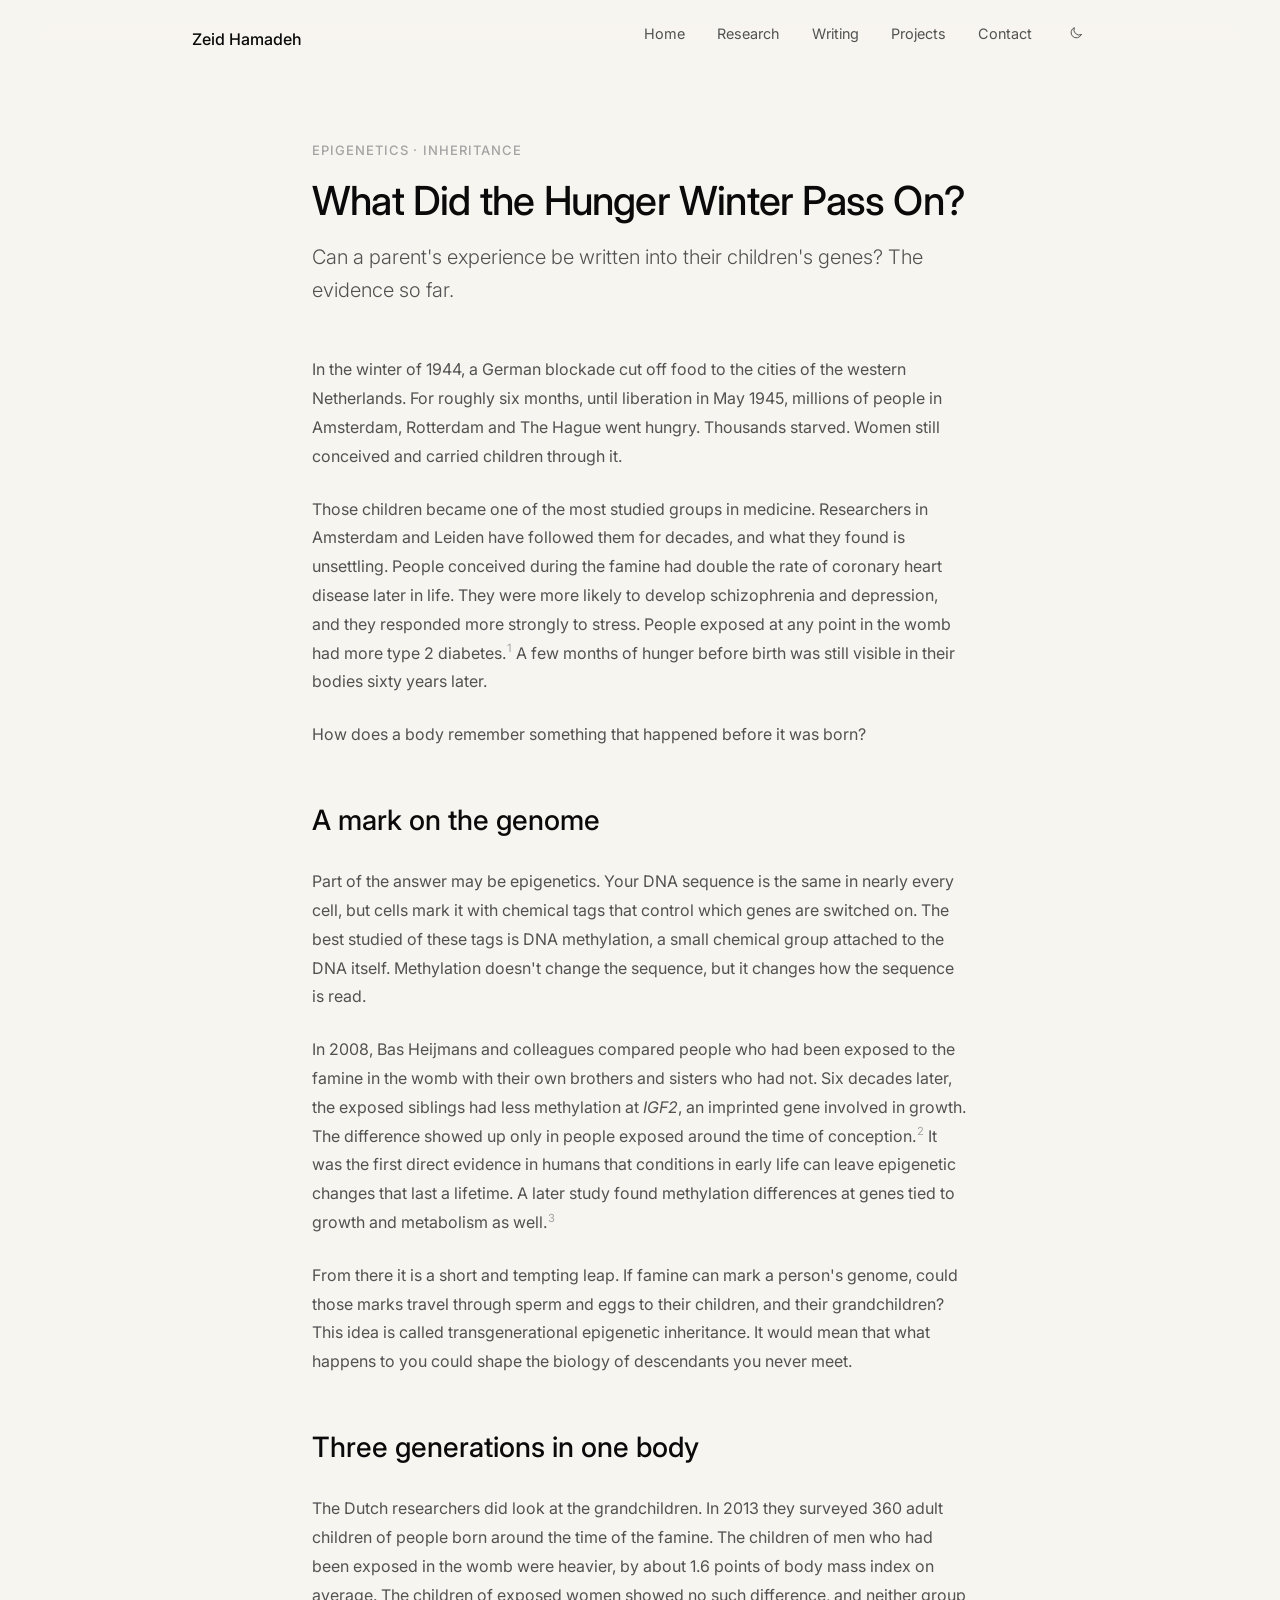
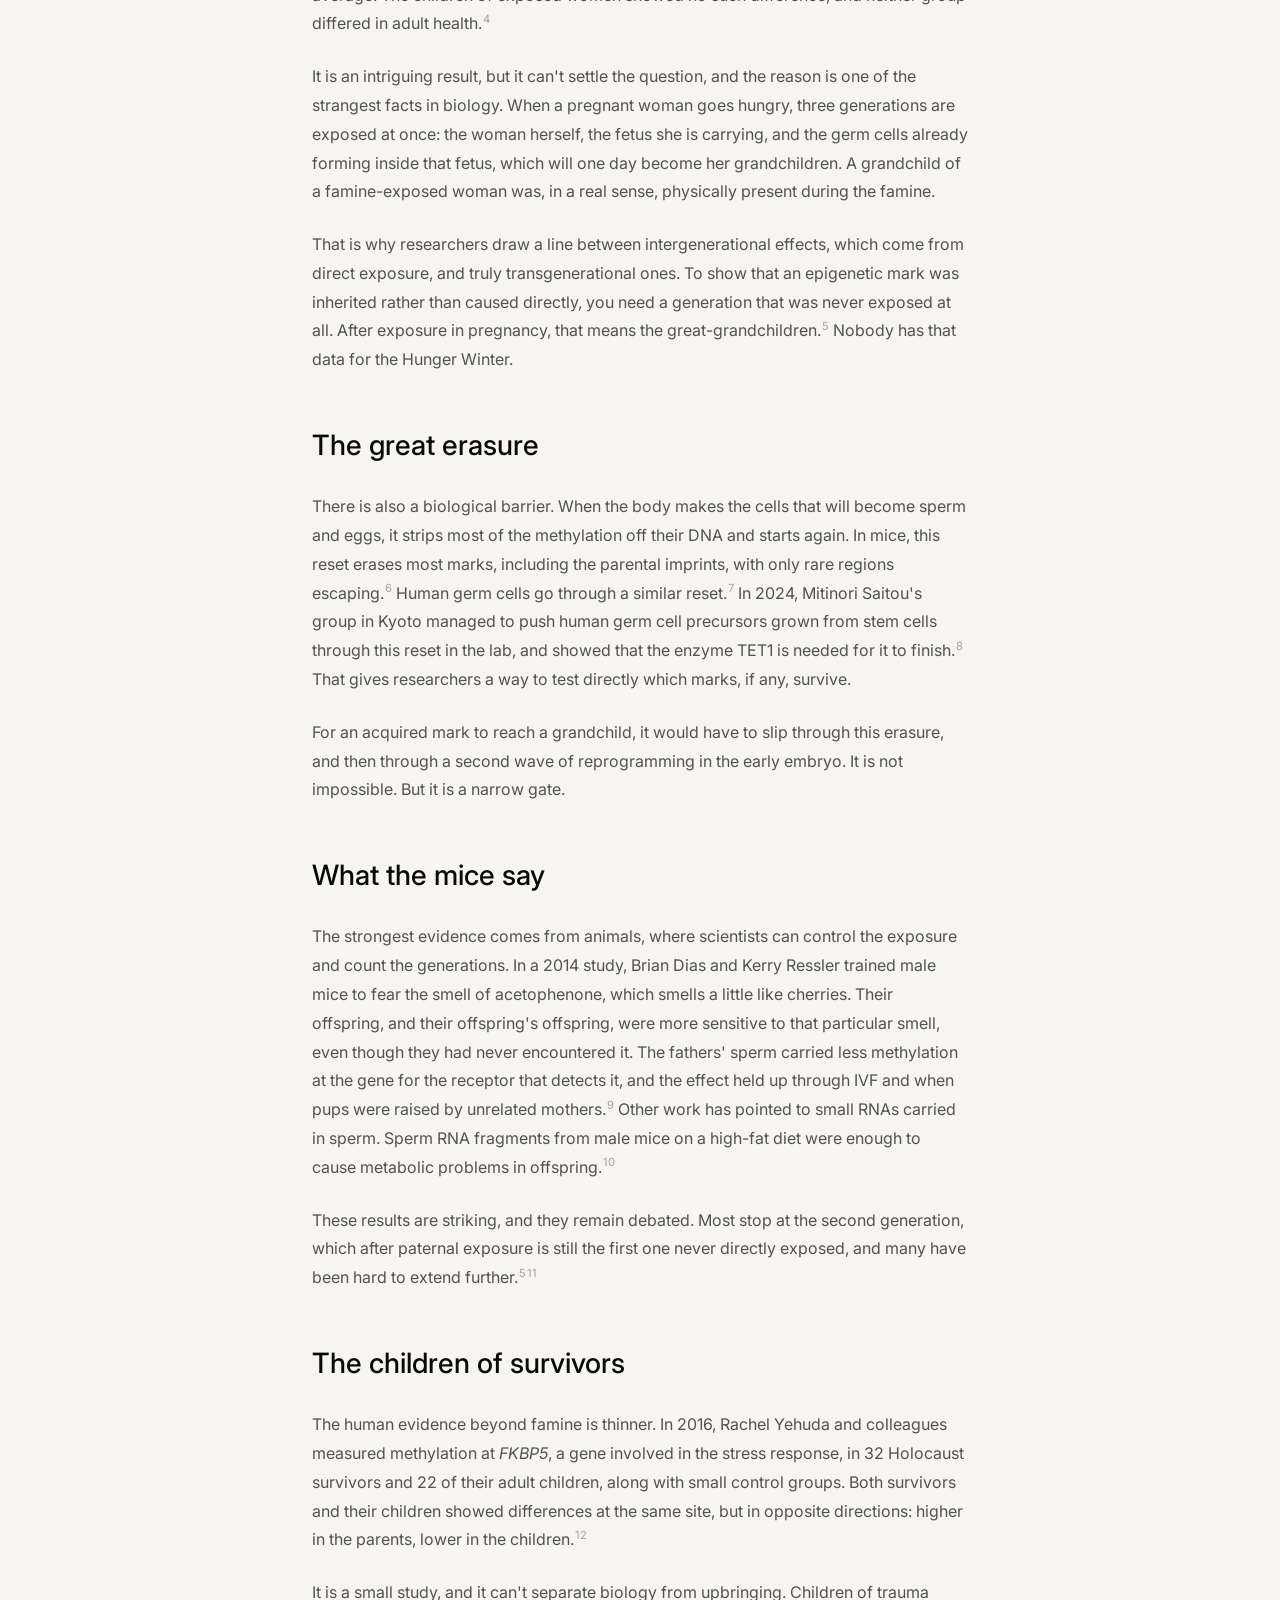
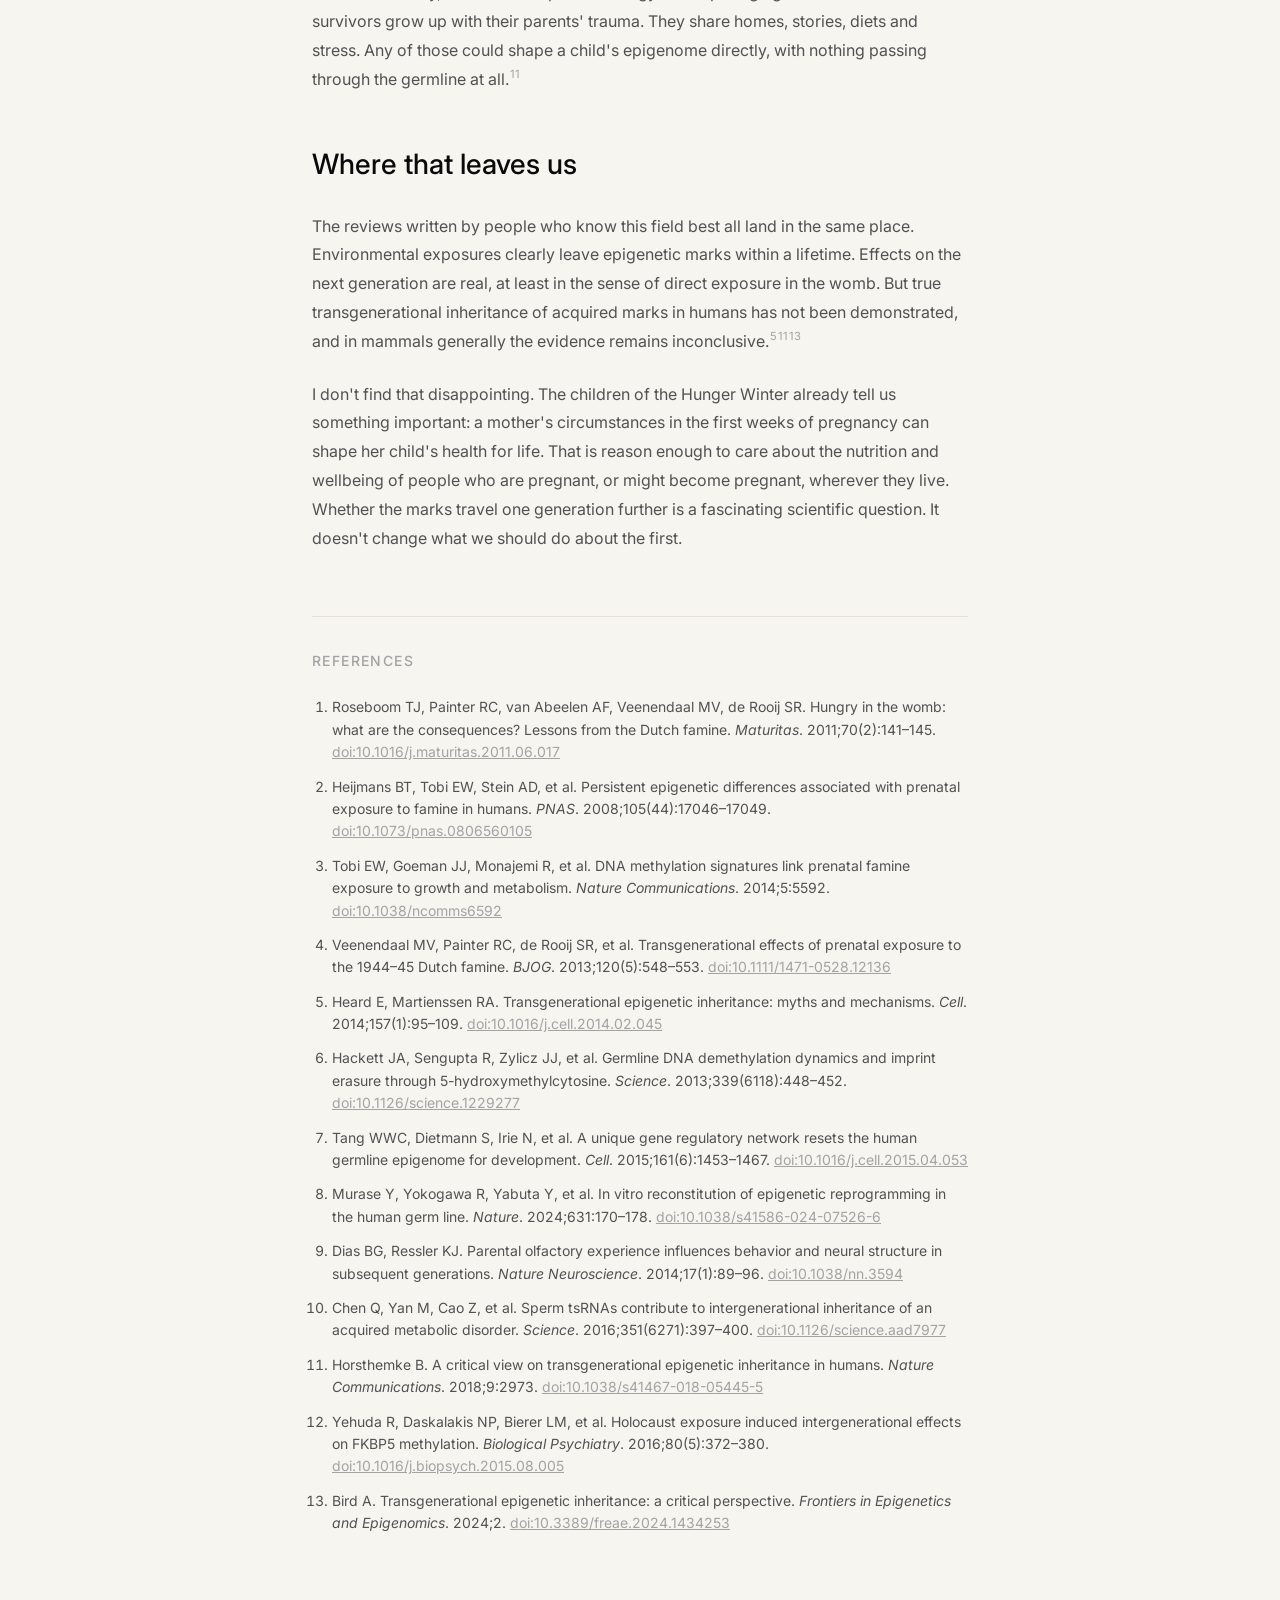
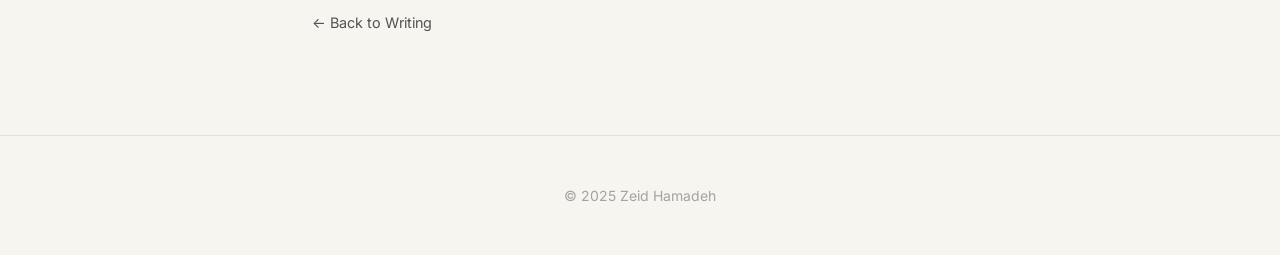
<file: writing/epigenetic-inheritance.html>
<!DOCTYPE html>
<html lang="en">
<head>
    <meta charset="UTF-8">
    <meta name="viewport" content="width=device-width, initial-scale=1.0">
    <title>What Did the Hunger Winter Pass On? - Zeid Hamadeh</title>
    <link rel="preconnect" href="https://fonts.googleapis.com">
    <link rel="preconnect" href="https://fonts.gstatic.com" crossorigin>
    <link href="https://fonts.googleapis.com/css2?family=Inter:wght@300;400;500;600&display=swap" rel="stylesheet">
    
    <style>
        * {
            margin: 0;
            padding: 0;
            box-sizing: border-box;
        }

        :root {
            --text-primary: #0a0a0a;
            --text-secondary: #525252;
            --text-tertiary: #a3a3a3;
            --border: #e4e0d7;
            --bg: #f7f5f0;
        }

        body {
            font-family: 'Inter', -apple-system, BlinkMacSystemFont, sans-serif;
            line-height: 1.65;
            color: var(--text-primary);
            background: var(--bg);
            -webkit-font-smoothing: antialiased;
        }

        nav {
            position: fixed;
            top: 0;
            width: 100%;
            background: rgba(247, 245, 240, 0.88);
            backdrop-filter: blur(20px);
            border-bottom: 1px solid var(--border);
            z-index: 1000;
        }

        .nav-container {
            max-width: 960px;
            margin: 0 auto;
            padding: 1.25rem 2rem;
            display: flex;
            justify-content: space-between;
            align-items: center;
        }

        .logo {
            font-weight: 500;
            font-size: 1rem;
            color: var(--text-primary);
            text-decoration: none;
        }

        .nav-links {
            display: flex;
            gap: 2rem;
            list-style: none;
        }

        .nav-links a {
            color: var(--text-secondary);
            text-decoration: none;
            font-size: 0.9rem;
            transition: color 0.2s;
        }

        .nav-links a:hover {
            color: var(--text-primary);
        }

        .container {
            max-width: 720px;
            margin: 0 auto;
            padding: 0 2rem;
        }

        article {
            padding: 140px 0 100px;
        }

        .article-meta {
            font-size: 0.8125rem;
            color: var(--text-tertiary);
            text-transform: uppercase;
            letter-spacing: 0.08em;
            margin-bottom: 1rem;
            font-weight: 500;
        }

        h1 {
            font-size: 2.5rem;
            font-weight: 500;
            line-height: 1.2;
            margin-bottom: 1rem;
            letter-spacing: -0.02em;
        }

        .article-subtitle {
            font-size: 1.25rem;
            color: var(--text-secondary);
            margin-bottom: 3rem;
            font-weight: 300;
        }

        .article-content p {
            margin-bottom: 1.5rem;
            line-height: 1.8;
            color: var(--text-secondary);
        }

        .article-content h2 {
            font-size: 1.75rem;
            font-weight: 500;
            margin-top: 3rem;
            margin-bottom: 1.5rem;
            color: var(--text-primary);
        }

        .article-content h3 {
            font-size: 1.375rem;
            font-weight: 500;
            margin-top: 2.5rem;
            margin-bottom: 1rem;
            color: var(--text-primary);
        }

        .article-content ul {
            margin: 1.5rem 0;
            padding-left: 1.5rem;
        }

        .article-content li {
            margin-bottom: 0.75rem;
            line-height: 1.7;
            color: var(--text-secondary);
        }

        .article-content em {
            font-style: italic;
        }

        .article-content strong {
            color: var(--text-primary);
            font-weight: 600;
        }

        .article-content a {
            color: var(--text-primary);
            text-decoration: underline;
        }

        .back-link {
            display: inline-block;
            margin-top: 4rem;
            color: var(--text-secondary);
            text-decoration: none;
            font-size: 0.9rem;
            transition: color 0.2s;
        }

        .back-link:hover {
            color: var(--text-primary);
        }

        footer {
            padding: 3rem 0;
            border-top: 1px solid var(--border);
            text-align: center;
        }

        footer p {
            color: var(--text-tertiary);
            font-size: 0.875rem;
        }

        @media (max-width: 768px) {
            article {
                padding: 120px 0 80px;
            }

            h1 {
                font-size: 2rem;
            }

            .article-subtitle {
                font-size: 1.125rem;
            }
        }

        /* Stack the logo above the five nav links on small screens */
        @media (max-width: 768px) {
            .nav-container {
                flex-direction: column;
                gap: 0.75rem;
            }

            .nav-links {
                gap: 1.25rem;
            }
        }
    </style>
    <link rel="stylesheet" href="../assets/css/article.css">
    <link rel="stylesheet" href="../assets/css/motion.css">
    <link rel="stylesheet" href="../assets/css/theme.css">
    <script src="../assets/js/theme.js"></script>
    <script src="../assets/js/motion.js" defer></script>
</head>
<body>
    <nav>
        <div class="nav-container">
            <a href="../index.html" class="logo">Zeid Hamadeh</a>
            <ul class="nav-links">
                <li><a href="../index.html">Home</a></li>
                <li><a href="../index.html#research">Research</a></li>
                <li><a href="../index.html#writing">Writing</a></li>
                <li><a href="../index.html#projects">Projects</a></li>
                <li><a href="mailto:zeid.hamadeh@ubc.ca">Contact</a></li>
            </ul>
        </div>
    </nav>

    <div class="container">
        <article>
            <div class="article-meta">Epigenetics · Inheritance</div>
            <h1>What Did the Hunger Winter Pass On?</h1>
            <p class="article-subtitle">Can a parent's experience be written into their children's genes? The evidence so far.</p>

            <div class="article-content">
                <p>In the winter of 1944, a German blockade cut off food to the cities of the western Netherlands. For roughly six months, until liberation in May 1945, millions of people in Amsterdam, Rotterdam and The Hague went hungry. Thousands starved. Women still conceived and carried children through it.</p>

                <p>Those children became one of the most studied groups in medicine. Researchers in Amsterdam and Leiden have followed them for decades, and what they found is unsettling. People conceived during the famine had double the rate of coronary heart disease later in life. They were more likely to develop schizophrenia and depression, and they responded more strongly to stress. People exposed at any point in the womb had more type 2 diabetes.<sup class="cite"><a href="#ref-1">1</a></sup> A few months of hunger before birth was still visible in their bodies sixty years later.</p>

                <p>How does a body remember something that happened before it was born?</p>

                <h2>A mark on the genome</h2>

                <p>Part of the answer may be epigenetics. Your DNA sequence is the same in nearly every cell, but cells mark it with chemical tags that control which genes are switched on. The best studied of these tags is DNA methylation, a small chemical group attached to the DNA itself. Methylation doesn't change the sequence, but it changes how the sequence is read.</p>

                <p>In 2008, Bas Heijmans and colleagues compared people who had been exposed to the famine in the womb with their own brothers and sisters who had not. Six decades later, the exposed siblings had less methylation at <em>IGF2</em>, an imprinted gene involved in growth. The difference showed up only in people exposed around the time of conception.<sup class="cite"><a href="#ref-2">2</a></sup> It was the first direct evidence in humans that conditions in early life can leave epigenetic changes that last a lifetime. A later study found methylation differences at genes tied to growth and metabolism as well.<sup class="cite"><a href="#ref-3">3</a></sup></p>

                <p>From there it is a short and tempting leap. If famine can mark a person's genome, could those marks travel through sperm and eggs to their children, and their grandchildren? This idea is called transgenerational epigenetic inheritance. It would mean that what happens to you could shape the biology of descendants you never meet.</p>

                <h2>Three generations in one body</h2>

                <p>The Dutch researchers did look at the grandchildren. In 2013 they surveyed 360 adult children of people born around the time of the famine. The children of men who had been exposed in the womb were heavier, by about 1.6 points of body mass index on average. The children of exposed women showed no such difference, and neither group differed in adult health.<sup class="cite"><a href="#ref-4">4</a></sup></p>

                <p>It is an intriguing result, but it can't settle the question, and the reason is one of the strangest facts in biology. When a pregnant woman goes hungry, three generations are exposed at once: the woman herself, the fetus she is carrying, and the germ cells already forming inside that fetus, which will one day become her grandchildren. A grandchild of a famine-exposed woman was, in a real sense, physically present during the famine.</p>

                <p>That is why researchers draw a line between intergenerational effects, which come from direct exposure, and truly transgenerational ones. To show that an epigenetic mark was inherited rather than caused directly, you need a generation that was never exposed at all. After exposure in pregnancy, that means the great-grandchildren.<sup class="cite"><a href="#ref-5">5</a></sup> Nobody has that data for the Hunger Winter.</p>

                <h2>The great erasure</h2>

                <p>There is also a biological barrier. When the body makes the cells that will become sperm and eggs, it strips most of the methylation off their DNA and starts again. In mice, this reset erases most marks, including the parental imprints, with only rare regions escaping.<sup class="cite"><a href="#ref-6">6</a></sup> Human germ cells go through a similar reset.<sup class="cite"><a href="#ref-7">7</a></sup> In 2024, Mitinori Saitou's group in Kyoto managed to push human germ cell precursors grown from stem cells through this reset in the lab, and showed that the enzyme TET1 is needed for it to finish.<sup class="cite"><a href="#ref-8">8</a></sup> That gives researchers a way to test directly which marks, if any, survive.</p>

                <p>For an acquired mark to reach a grandchild, it would have to slip through this erasure, and then through a second wave of reprogramming in the early embryo. It is not impossible. But it is a narrow gate.</p>

                <h2>What the mice say</h2>

                <p>The strongest evidence comes from animals, where scientists can control the exposure and count the generations. In a 2014 study, Brian Dias and Kerry Ressler trained male mice to fear the smell of acetophenone, which smells a little like cherries. Their offspring, and their offspring's offspring, were more sensitive to that particular smell, even though they had never encountered it. The fathers' sperm carried less methylation at the gene for the receptor that detects it, and the effect held up through IVF and when pups were raised by unrelated mothers.<sup class="cite"><a href="#ref-9">9</a></sup> Other work has pointed to small RNAs carried in sperm. Sperm RNA fragments from male mice on a high-fat diet were enough to cause metabolic problems in offspring.<sup class="cite"><a href="#ref-10">10</a></sup></p>

                <p>These results are striking, and they remain debated. Most stop at the second generation, which after paternal exposure is still the first one never directly exposed, and many have been hard to extend further.<sup class="cite"><a href="#ref-5">5</a></sup><sup class="cite"><a href="#ref-11">11</a></sup></p>

                <h2>The children of survivors</h2>

                <p>The human evidence beyond famine is thinner. In 2016, Rachel Yehuda and colleagues measured methylation at <em>FKBP5</em>, a gene involved in the stress response, in 32 Holocaust survivors and 22 of their adult children, along with small control groups. Both survivors and their children showed differences at the same site, but in opposite directions: higher in the parents, lower in the children.<sup class="cite"><a href="#ref-12">12</a></sup></p>

                <p>It is a small study, and it can't separate biology from upbringing. Children of trauma survivors grow up with their parents' trauma. They share homes, stories, diets and stress. Any of those could shape a child's epigenome directly, with nothing passing through the germline at all.<sup class="cite"><a href="#ref-11">11</a></sup></p>

                <h2>Where that leaves us</h2>

                <p>The reviews written by people who know this field best all land in the same place. Environmental exposures clearly leave epigenetic marks within a lifetime. Effects on the next generation are real, at least in the sense of direct exposure in the womb. But true transgenerational inheritance of acquired marks in humans has not been demonstrated, and in mammals generally the evidence remains inconclusive.<sup class="cite"><a href="#ref-5">5</a></sup><sup class="cite"><a href="#ref-11">11</a></sup><sup class="cite"><a href="#ref-13">13</a></sup></p>

                <p>I don't find that disappointing. The children of the Hunger Winter already tell us something important: a mother's circumstances in the first weeks of pregnancy can shape her child's health for life. That is reason enough to care about the nutrition and wellbeing of people who are pregnant, or might become pregnant, wherever they live. Whether the marks travel one generation further is a fascinating scientific question. It doesn't change what we should do about the first.</p>
            </div>

            <section class="references">
                <h2>References</h2>
                <ol>
                    <li id="ref-1">Roseboom TJ, Painter RC, van Abeelen AF, Veenendaal MV, de Rooij SR. Hungry in the womb: what are the consequences? Lessons from the Dutch famine. <em>Maturitas</em>. 2011;70(2):141–145. <a href="https://doi.org/10.1016/j.maturitas.2011.06.017" target="_blank">doi:10.1016/j.maturitas.2011.06.017</a></li>
                    <li id="ref-2">Heijmans BT, Tobi EW, Stein AD, et al. Persistent epigenetic differences associated with prenatal exposure to famine in humans. <em>PNAS</em>. 2008;105(44):17046–17049. <a href="https://doi.org/10.1073/pnas.0806560105" target="_blank">doi:10.1073/pnas.0806560105</a></li>
                    <li id="ref-3">Tobi EW, Goeman JJ, Monajemi R, et al. DNA methylation signatures link prenatal famine exposure to growth and metabolism. <em>Nature Communications</em>. 2014;5:5592. <a href="https://doi.org/10.1038/ncomms6592" target="_blank">doi:10.1038/ncomms6592</a></li>
                    <li id="ref-4">Veenendaal MV, Painter RC, de Rooij SR, et al. Transgenerational effects of prenatal exposure to the 1944–45 Dutch famine. <em>BJOG</em>. 2013;120(5):548–553. <a href="https://doi.org/10.1111/1471-0528.12136" target="_blank">doi:10.1111/1471-0528.12136</a></li>
                    <li id="ref-5">Heard E, Martienssen RA. Transgenerational epigenetic inheritance: myths and mechanisms. <em>Cell</em>. 2014;157(1):95–109. <a href="https://doi.org/10.1016/j.cell.2014.02.045" target="_blank">doi:10.1016/j.cell.2014.02.045</a></li>
                    <li id="ref-6">Hackett JA, Sengupta R, Zylicz JJ, et al. Germline DNA demethylation dynamics and imprint erasure through 5-hydroxymethylcytosine. <em>Science</em>. 2013;339(6118):448–452. <a href="https://doi.org/10.1126/science.1229277" target="_blank">doi:10.1126/science.1229277</a></li>
                    <li id="ref-7">Tang WWC, Dietmann S, Irie N, et al. A unique gene regulatory network resets the human germline epigenome for development. <em>Cell</em>. 2015;161(6):1453–1467. <a href="https://doi.org/10.1016/j.cell.2015.04.053" target="_blank">doi:10.1016/j.cell.2015.04.053</a></li>
                    <li id="ref-8">Murase Y, Yokogawa R, Yabuta Y, et al. In vitro reconstitution of epigenetic reprogramming in the human germ line. <em>Nature</em>. 2024;631:170–178. <a href="https://doi.org/10.1038/s41586-024-07526-6" target="_blank">doi:10.1038/s41586-024-07526-6</a></li>
                    <li id="ref-9">Dias BG, Ressler KJ. Parental olfactory experience influences behavior and neural structure in subsequent generations. <em>Nature Neuroscience</em>. 2014;17(1):89–96. <a href="https://doi.org/10.1038/nn.3594" target="_blank">doi:10.1038/nn.3594</a></li>
                    <li id="ref-10">Chen Q, Yan M, Cao Z, et al. Sperm tsRNAs contribute to intergenerational inheritance of an acquired metabolic disorder. <em>Science</em>. 2016;351(6271):397–400. <a href="https://doi.org/10.1126/science.aad7977" target="_blank">doi:10.1126/science.aad7977</a></li>
                    <li id="ref-11">Horsthemke B. A critical view on transgenerational epigenetic inheritance in humans. <em>Nature Communications</em>. 2018;9:2973. <a href="https://doi.org/10.1038/s41467-018-05445-5" target="_blank">doi:10.1038/s41467-018-05445-5</a></li>
                    <li id="ref-12">Yehuda R, Daskalakis NP, Bierer LM, et al. Holocaust exposure induced intergenerational effects on FKBP5 methylation. <em>Biological Psychiatry</em>. 2016;80(5):372–380. <a href="https://doi.org/10.1016/j.biopsych.2015.08.005" target="_blank">doi:10.1016/j.biopsych.2015.08.005</a></li>
                    <li id="ref-13">Bird A. Transgenerational epigenetic inheritance: a critical perspective. <em>Frontiers in Epigenetics and Epigenomics</em>. 2024;2. <a href="https://doi.org/10.3389/freae.2024.1434253" target="_blank">doi:10.3389/freae.2024.1434253</a></li>
                </ol>
            </section>

            <a href="../index.html#writing" class="back-link">← Back to Writing</a>
        </article>
    </div>

    <footer>
        <div class="container">
            <p>© 2025 Zeid Hamadeh</p>
        </div>
    </footer>
</body>
</html>
</file>
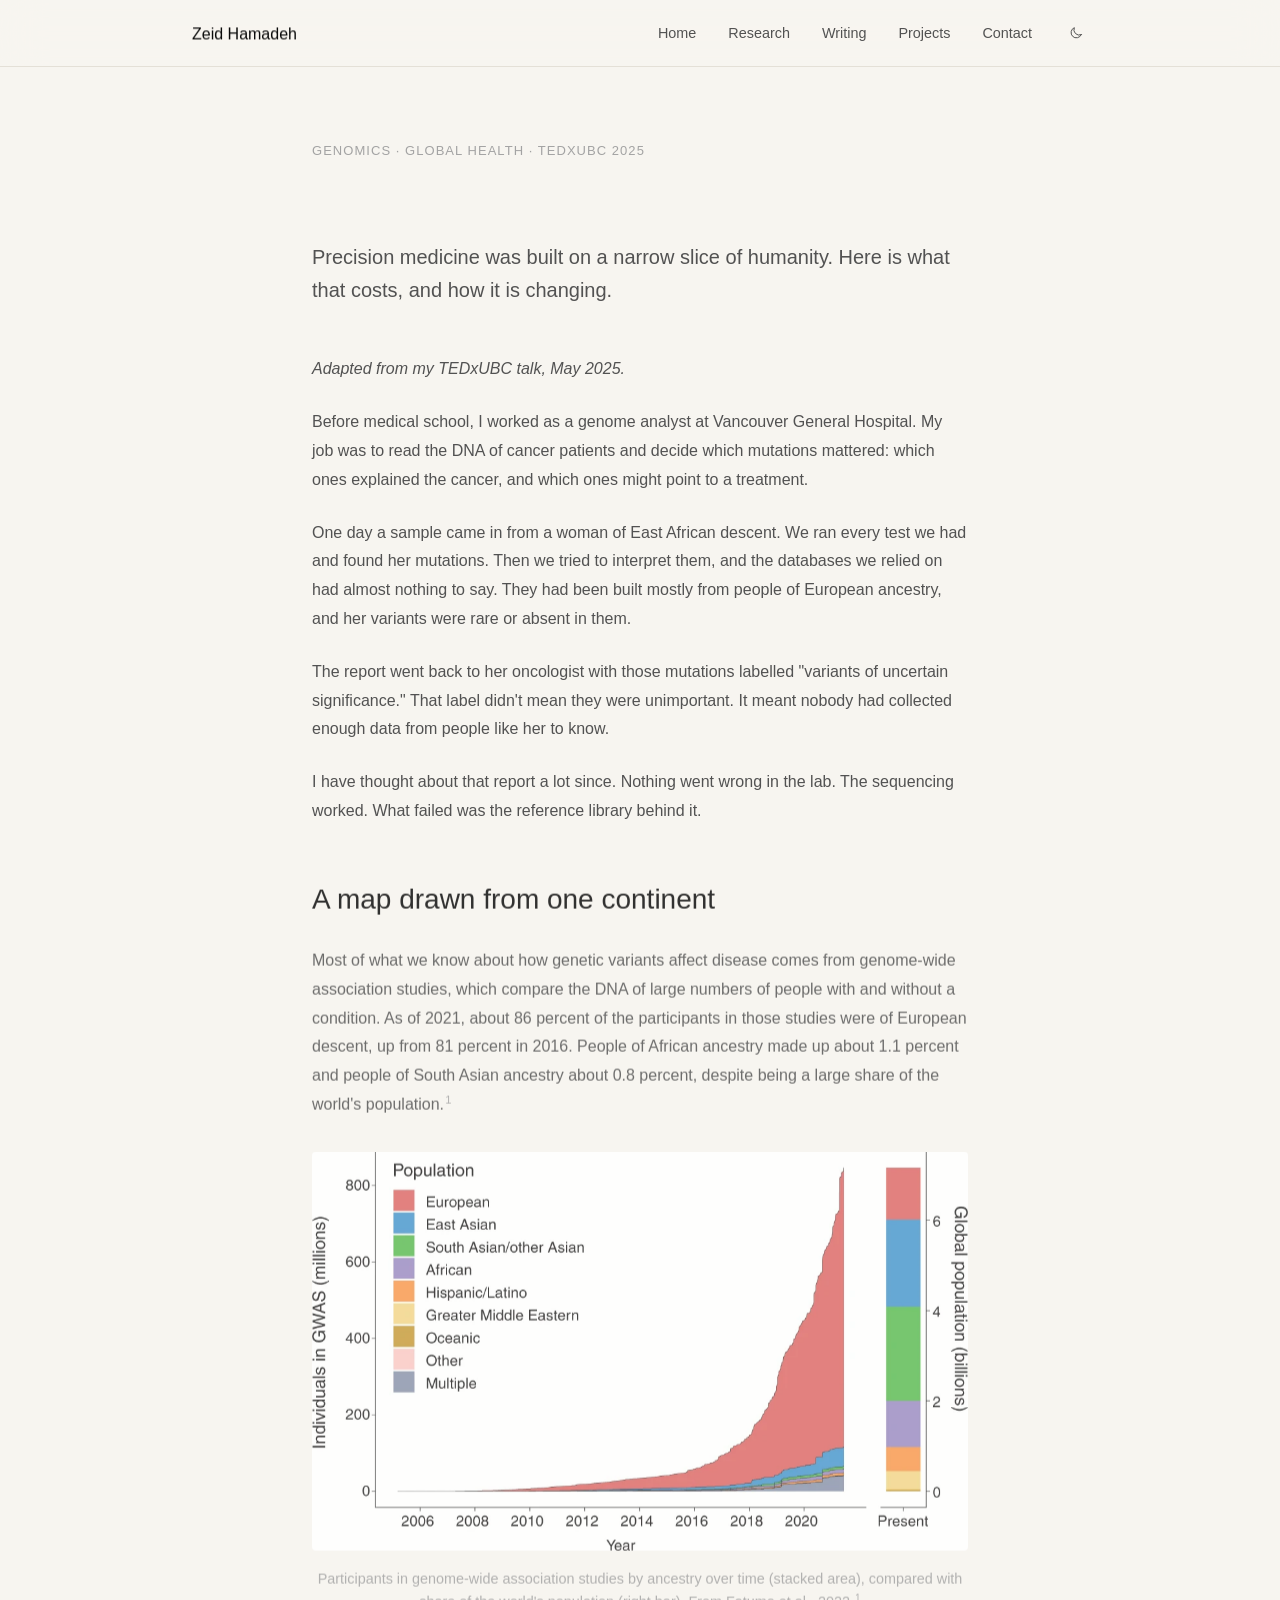
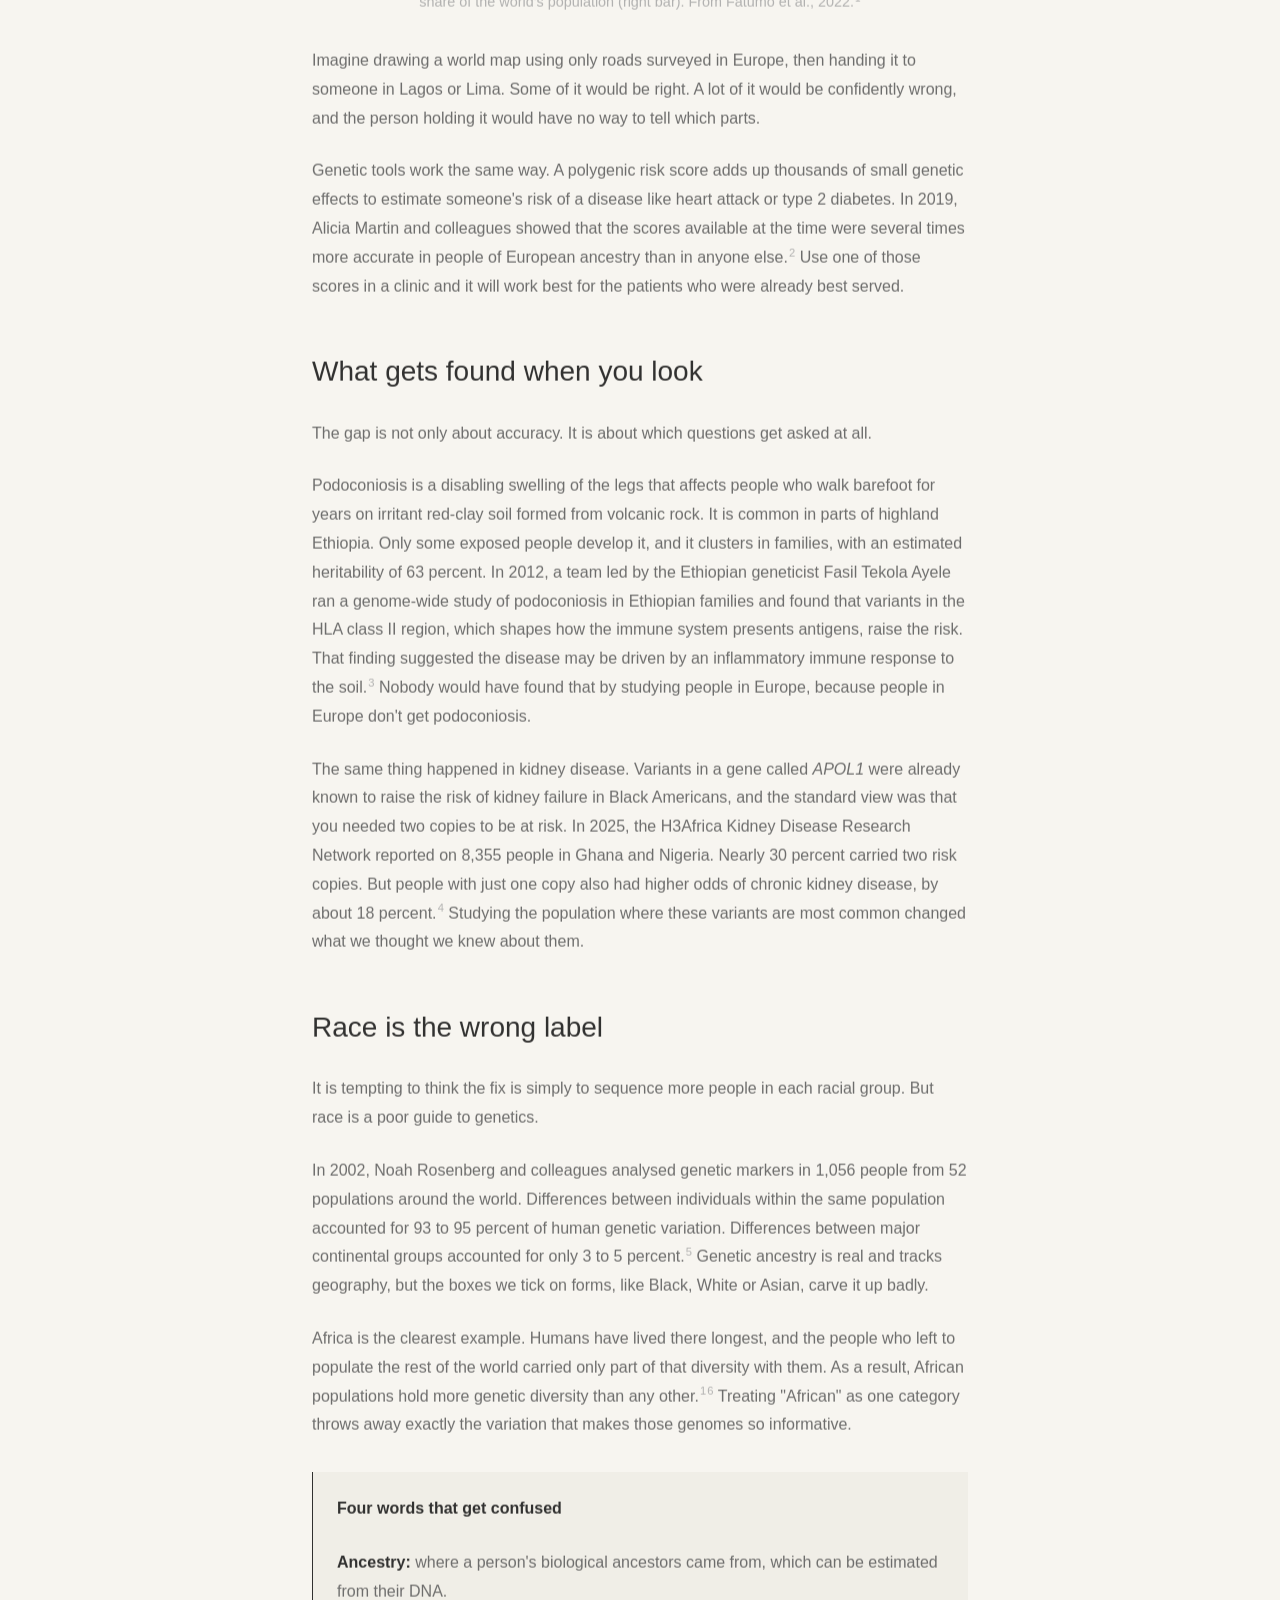
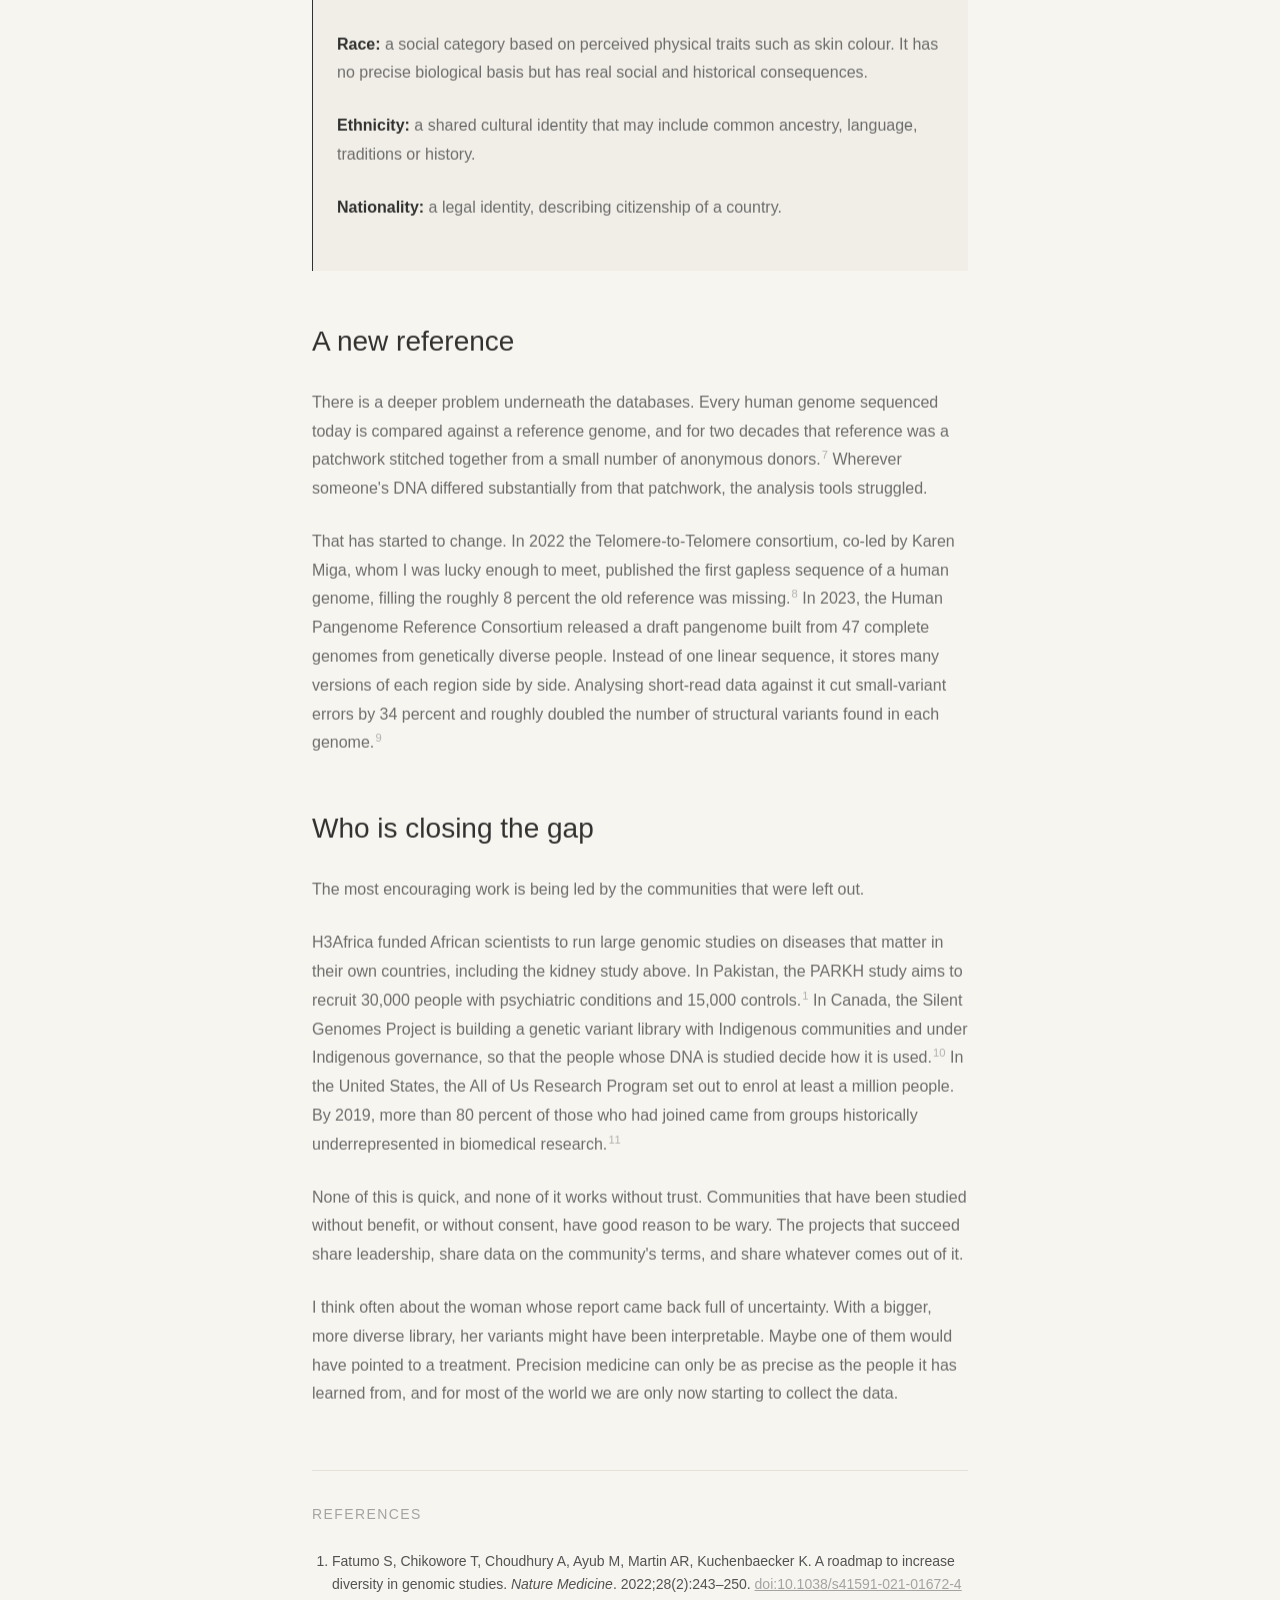
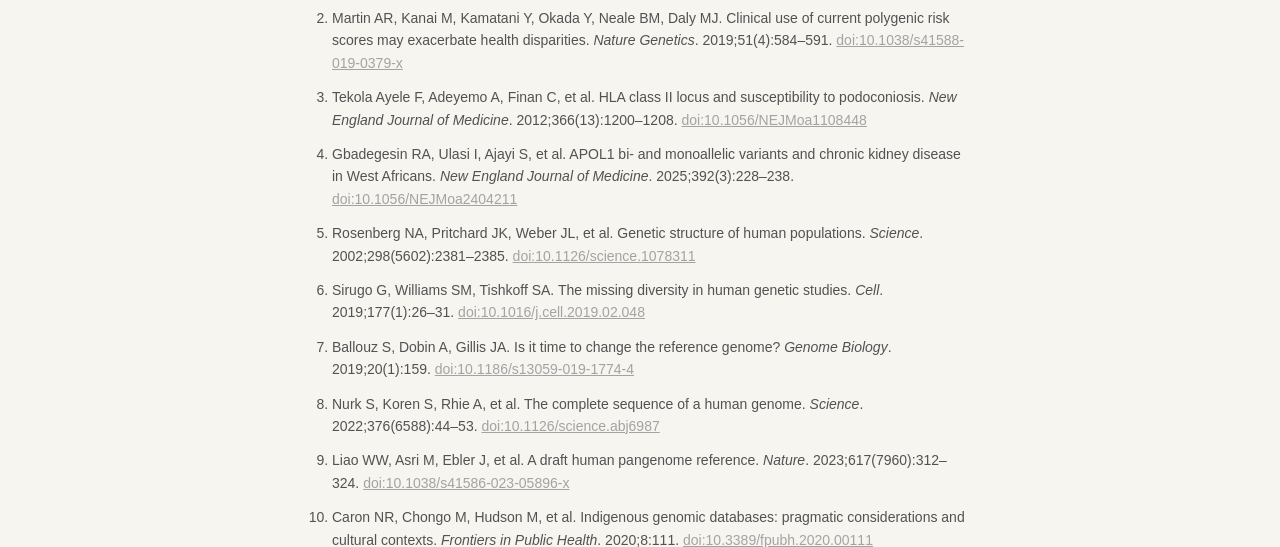
<file: writing/global-genomic-gap.html>
<!DOCTYPE html>
<html lang="en">
  <head>
    <meta charset="utf-8" />
    <meta http-equiv="refresh" content="0; url=../global-genomic-gap/">
    <link rel="canonical" href="https://zeidhamadeh.com/global-genomic-gap/">
    <title>Redirecting…</title>
  </head>
  <body>
    <p>Moved to <a href="../global-genomic-gap/">The Global Genomic Gap</a>.</p>
  </body>
</html>
</file>
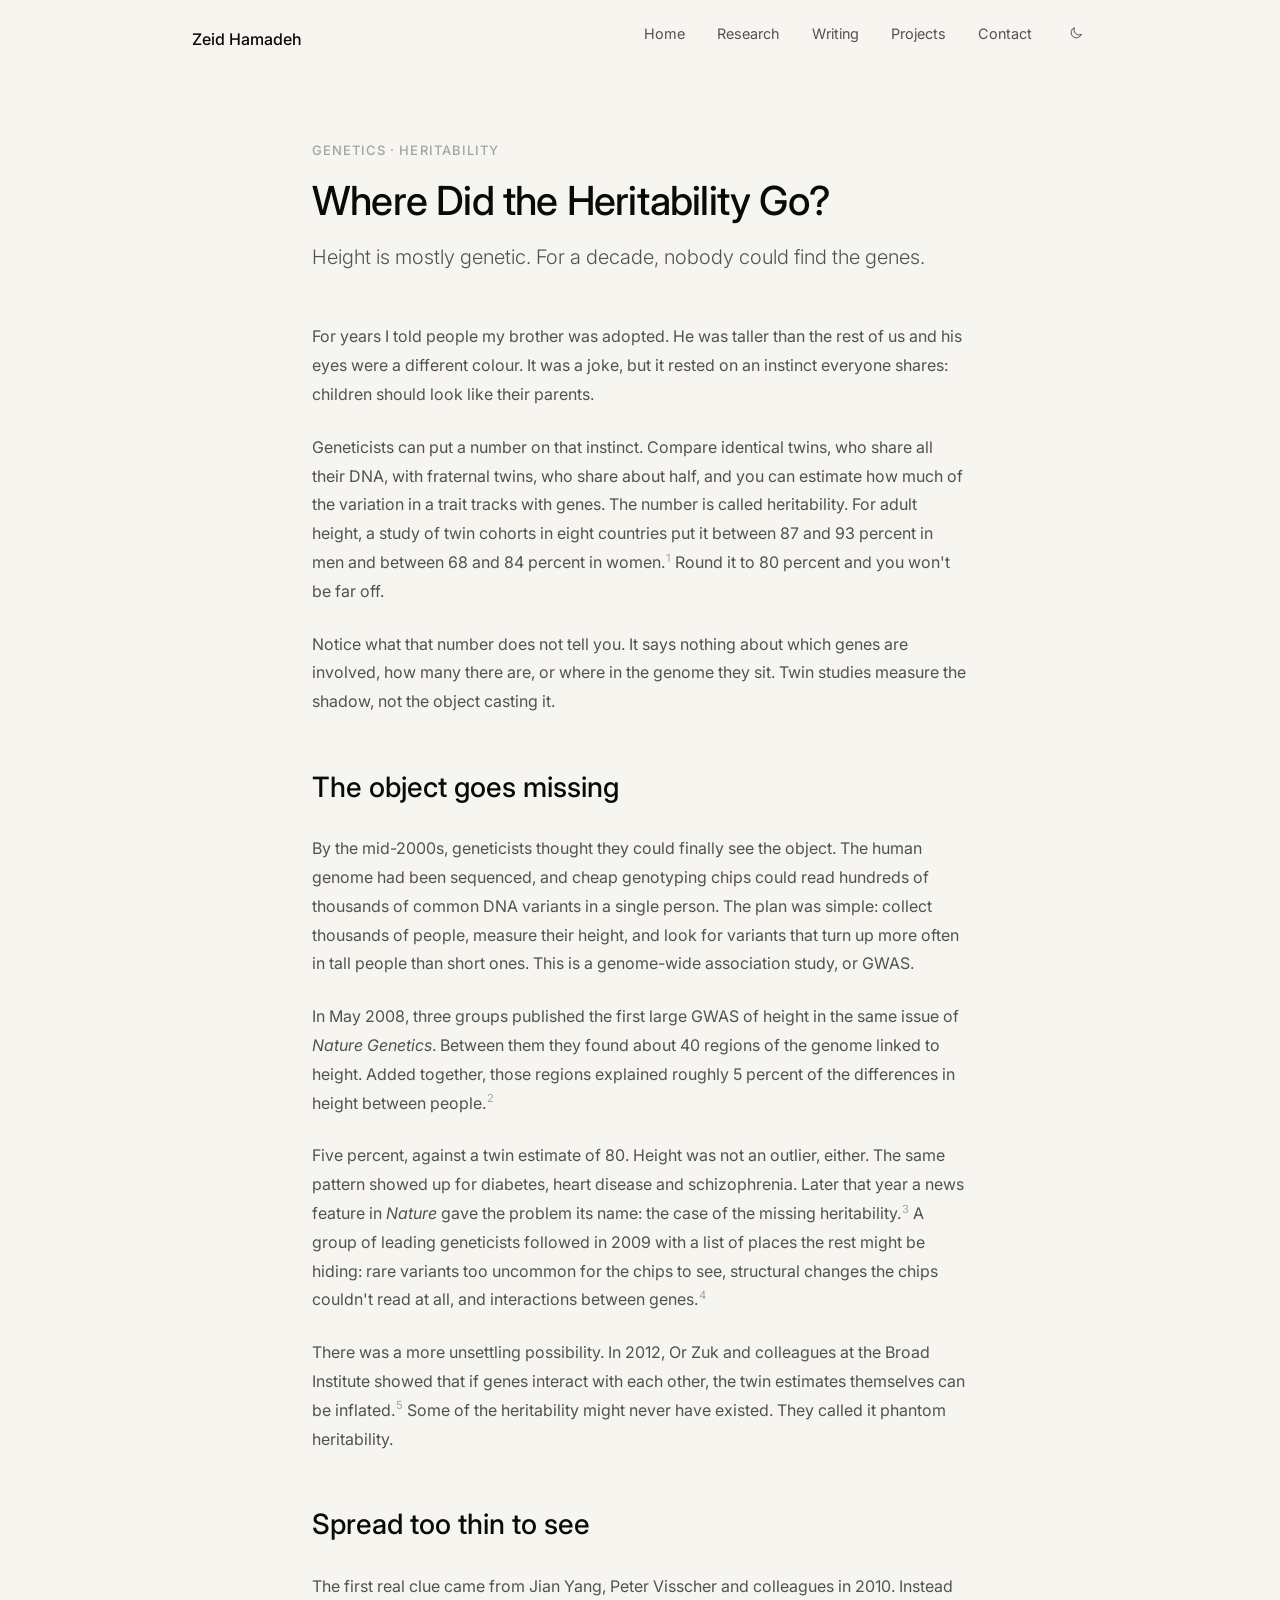
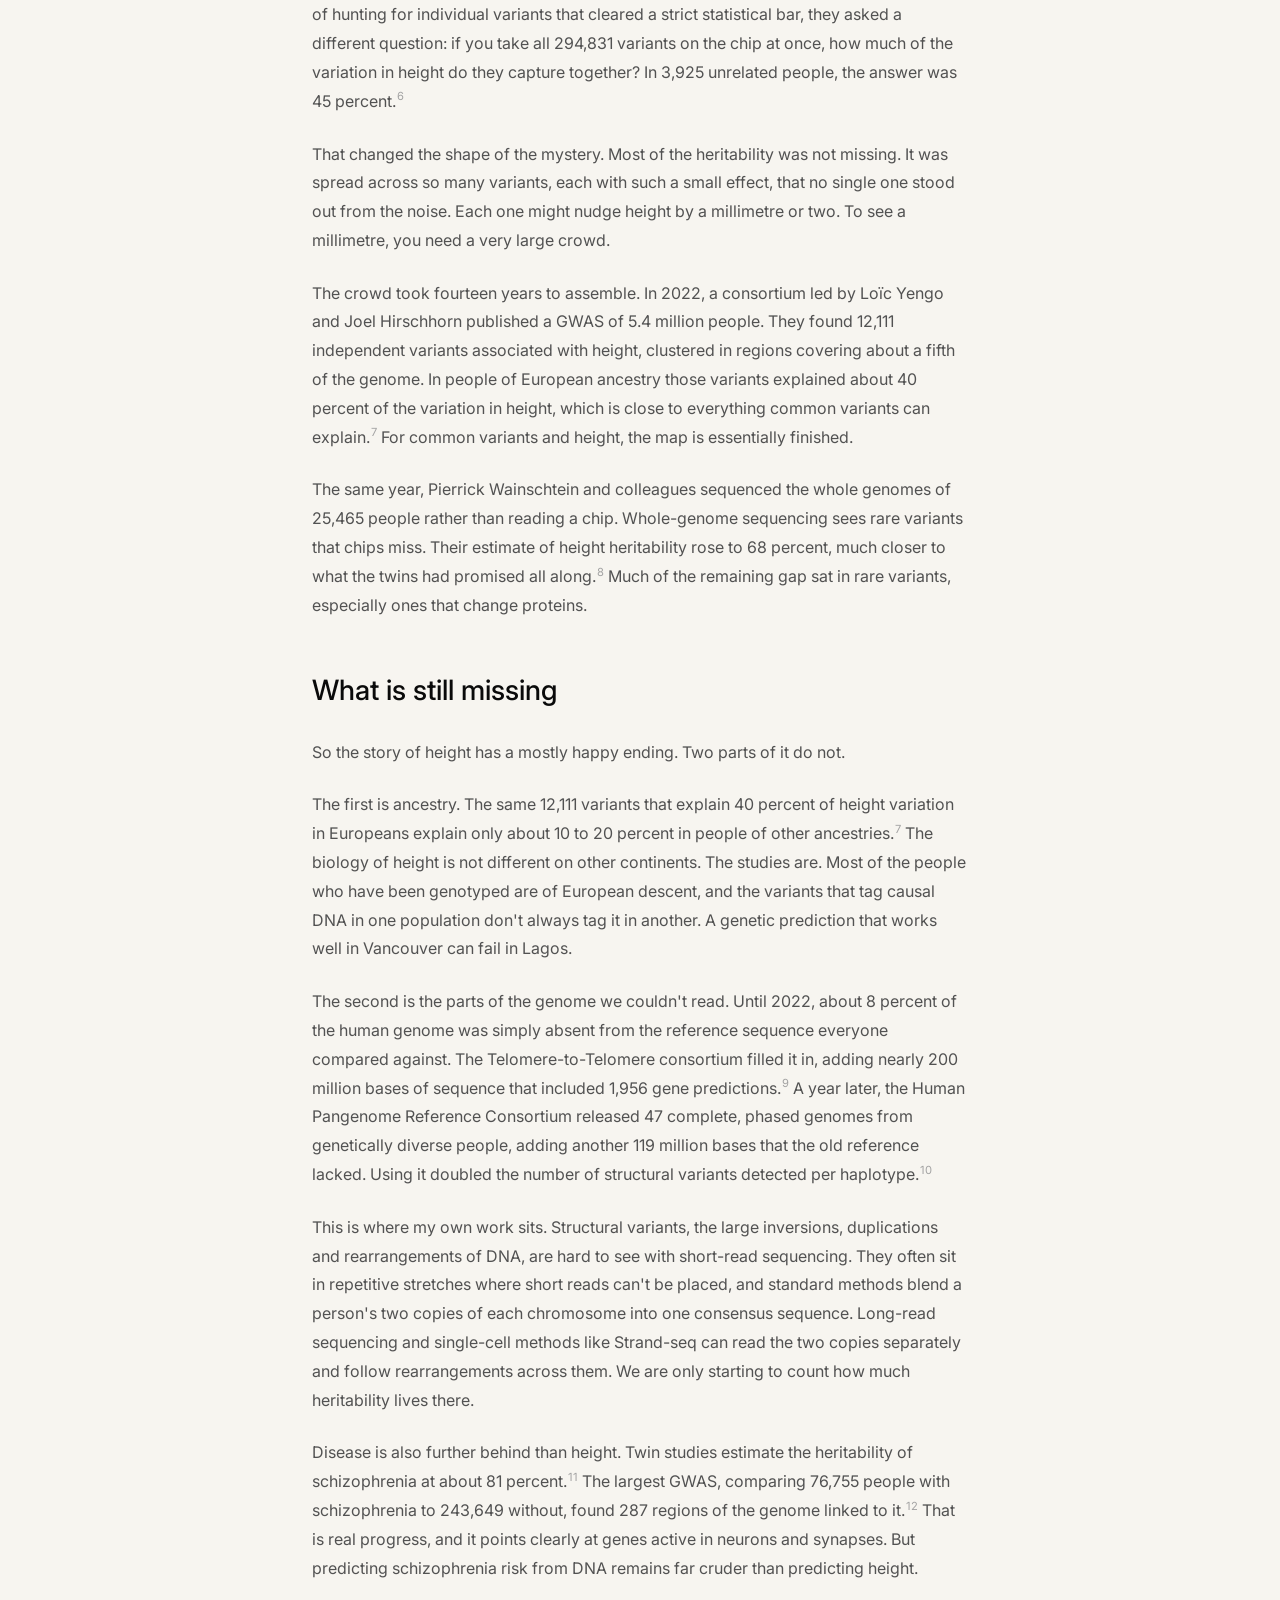
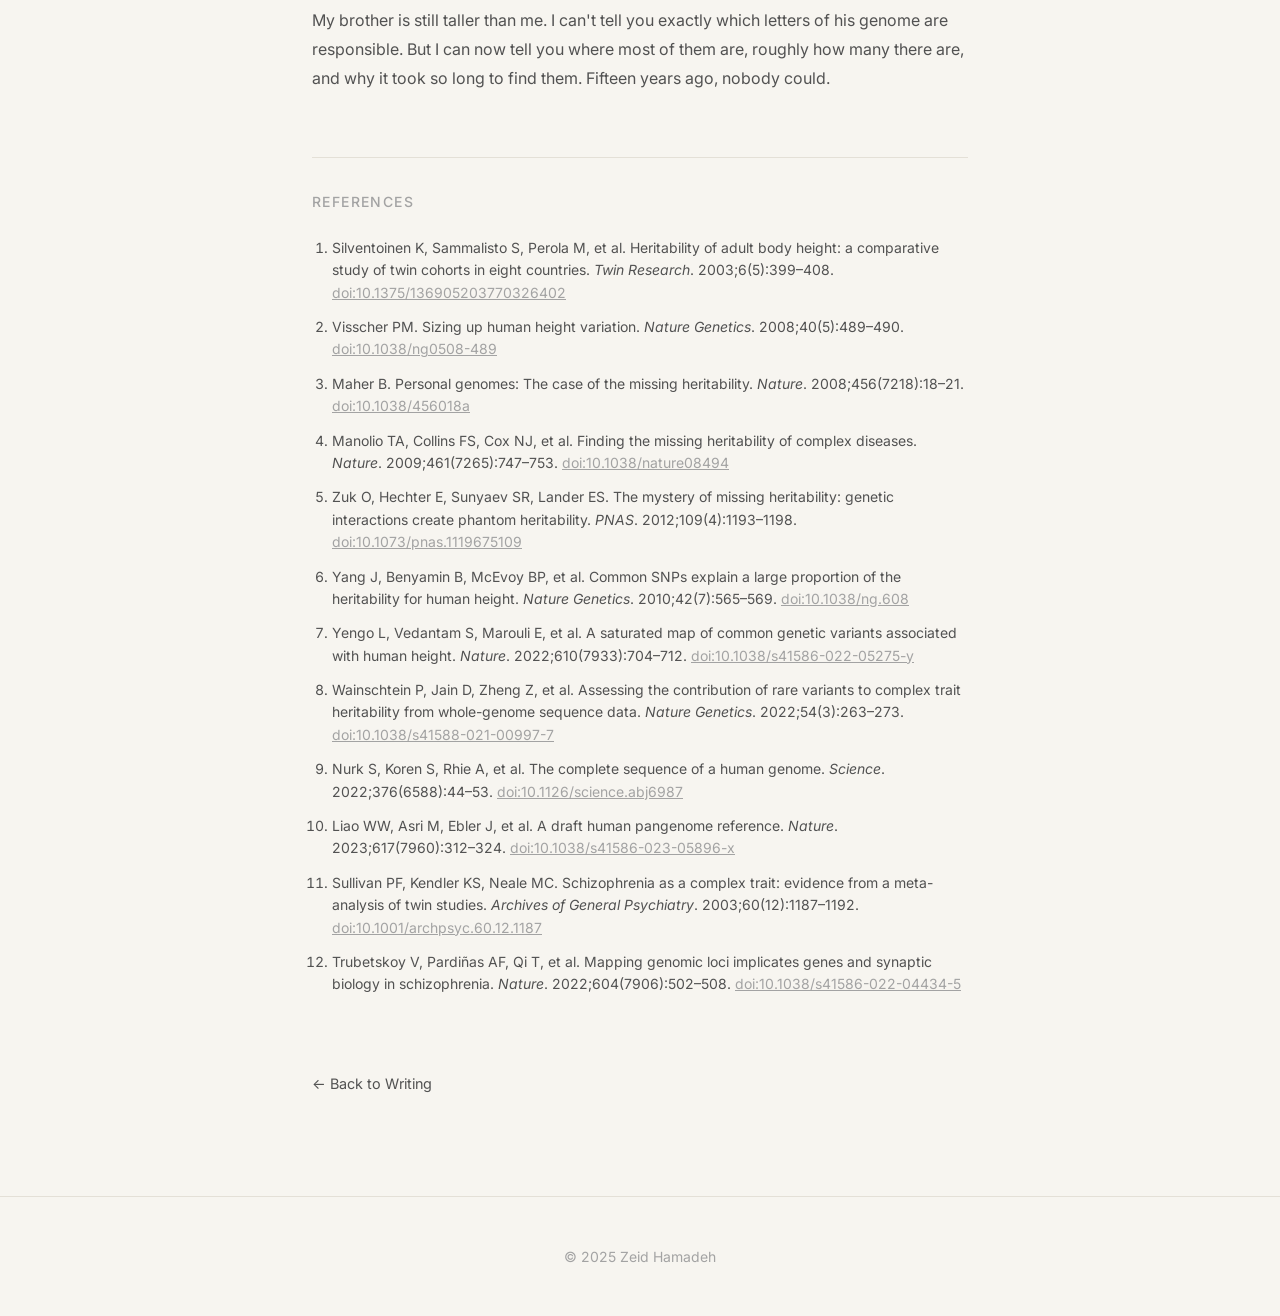
<file: writing/hidden-heritability.html>
<!DOCTYPE html>
<html lang="en">
<head>
    <meta charset="UTF-8">
    <meta name="viewport" content="width=device-width, initial-scale=1.0">
    <title>Where Did the Heritability Go? - Zeid Hamadeh</title>
    <link rel="preconnect" href="https://fonts.googleapis.com">
    <link rel="preconnect" href="https://fonts.gstatic.com" crossorigin>
    <link href="https://fonts.googleapis.com/css2?family=Inter:wght@300;400;500;600&display=swap" rel="stylesheet">
    <meta name="description" content="Hidden Heritability">
    <style>
        * { margin: 0; padding: 0; box-sizing: border-box; }
        :root {
            --text-primary: #0a0a0a;
            --text-secondary: #525252;
            --text-tertiary: #a3a3a3;
            --border: #e4e0d7;
            --bg: #f7f5f0;
        }
        body {
            font-family: 'Inter', -apple-system, BlinkMacSystemFont, sans-serif;
            line-height: 1.65;
            color: var(--text-primary);
            background: var(--bg);
            -webkit-font-smoothing: antialiased;
        }
        nav {
            position: fixed;
            top: 0;
            width: 100%;
            background: rgba(247, 245, 240, 0.88);
            backdrop-filter: blur(20px);
            border-bottom: 1px solid var(--border);
            z-index: 1000;
        }
        .nav-container {
            max-width: 960px;
            margin: 0 auto;
            padding: 1.25rem 2rem;
            display: flex;
            justify-content: space-between;
            align-items: center;
        }
        .logo {
            font-weight: 500;
            font-size: 1rem;
            color: var(--text-primary);
            text-decoration: none;
        }
        .nav-links { display: flex; gap: 2rem; list-style: none; }
        .nav-links a {
            color: var(--text-secondary);
            text-decoration: none;
            font-size: 0.9rem;
            transition: color 0.2s;
        }
        .nav-links a:hover { color: var(--text-primary); }
        .container { max-width: 720px; margin: 0 auto; padding: 0 2rem; }
        article { padding: 140px 0 100px; }
        h1 {
            font-size: 2.5rem;
            font-weight: 500;
            line-height: 1.2;
            margin-bottom: 1rem;
            letter-spacing: -0.02em;
        }
        .article-meta { font-size: 0.8125rem; color: var(--text-tertiary); text-transform: uppercase; letter-spacing: 0.08em; margin-bottom: 1rem; font-weight: 500; }
        .article-subtitle { font-size: 1.25rem; color: var(--text-secondary); margin-bottom: 3rem; font-weight: 300; }
        .article-content em { font-style: italic; }
        .article-content p { margin-bottom: 1.5rem; line-height: 1.8; color: var(--text-secondary); }
        .article-content h2 { font-size: 1.75rem; font-weight: 500; margin-top: 3rem; margin-bottom: 1.5rem; color: var(--text-primary); }
        .article-content h3 { font-size: 1.375rem; font-weight: 500; margin-top: 2.5rem; margin-bottom: 1rem; color: var(--text-primary); }
        .article-content ul { margin: 1.5rem 0; padding-left: 1.5rem; }
        .article-content li { margin-bottom: 0.75rem; line-height: 1.7; color: var(--text-secondary); }
        .article-content strong { color: var(--text-primary); font-weight: 600; }
        .article-content a { color: var(--text-primary); text-decoration: underline; }
        .back-link {
            display: inline-block;
            margin-top: 4rem;
            color: var(--text-secondary);
            text-decoration: none;
            font-size: 0.9rem;
            transition: color 0.2s;
        }
        .back-link:hover { color: var(--text-primary); }
        footer { padding: 3rem 0; border-top: 1px solid var(--border); text-align: center; }
        footer p { color: var(--text-tertiary); font-size: 0.875rem; }
        @media (max-width: 768px) {
            article { padding: 120px 0 80px; }
            h1 { font-size: 2rem; }
        }

        /* Stack the logo above the five nav links on small screens */
        @media (max-width: 768px) {
            .nav-container {
                flex-direction: column;
                gap: 0.75rem;
            }

            .nav-links {
                gap: 1.25rem;
            }
        }
    </style>
    <link rel="stylesheet" href="../assets/css/article.css">
    <link rel="stylesheet" href="../assets/css/motion.css">
    <link rel="stylesheet" href="../assets/css/theme.css">
    <script src="../assets/js/theme.js"></script>
    <script src="../assets/js/motion.js" defer></script>
</head>
<body>
    <nav>
        <div class="nav-container">
            <a href="../index.html" class="logo">Zeid Hamadeh</a>
            <ul class="nav-links">
                <li><a href="../index.html">Home</a></li>
                <li><a href="../index.html#research">Research</a></li>
                <li><a href="../index.html#writing">Writing</a></li>
                <li><a href="../index.html#projects">Projects</a></li>
                <li><a href="mailto:zeid.hamadeh@ubc.ca">Contact</a></li>
            </ul>
        </div>
    </nav>

    <div class="container">
        <article>
            <div class="article-meta">Genetics · Heritability</div>
            <h1>Where Did the Heritability Go?</h1>
            <p class="article-subtitle">Height is mostly genetic. For a decade, nobody could find the genes.</p>

            <div class="article-content">
                <p>For years I told people my brother was adopted. He was taller than the rest of us and his eyes were a different colour. It was a joke, but it rested on an instinct everyone shares: children should look like their parents.</p>

                <p>Geneticists can put a number on that instinct. Compare identical twins, who share all their DNA, with fraternal twins, who share about half, and you can estimate how much of the variation in a trait tracks with genes. The number is called heritability. For adult height, a study of twin cohorts in eight countries put it between 87 and 93 percent in men and between 68 and 84 percent in women.<sup class="cite"><a href="#ref-1">1</a></sup> Round it to 80 percent and you won't be far off.</p>

                <p>Notice what that number does not tell you. It says nothing about which genes are involved, how many there are, or where in the genome they sit. Twin studies measure the shadow, not the object casting it.</p>

                <h2>The object goes missing</h2>

                <p>By the mid-2000s, geneticists thought they could finally see the object. The human genome had been sequenced, and cheap genotyping chips could read hundreds of thousands of common DNA variants in a single person. The plan was simple: collect thousands of people, measure their height, and look for variants that turn up more often in tall people than short ones. This is a genome-wide association study, or GWAS.</p>

                <p>In May 2008, three groups published the first large GWAS of height in the same issue of <em>Nature Genetics</em>. Between them they found about 40 regions of the genome linked to height. Added together, those regions explained roughly 5 percent of the differences in height between people.<sup class="cite"><a href="#ref-2">2</a></sup></p>

                <p>Five percent, against a twin estimate of 80. Height was not an outlier, either. The same pattern showed up for diabetes, heart disease and schizophrenia. Later that year a news feature in <em>Nature</em> gave the problem its name: the case of the missing heritability.<sup class="cite"><a href="#ref-3">3</a></sup> A group of leading geneticists followed in 2009 with a list of places the rest might be hiding: rare variants too uncommon for the chips to see, structural changes the chips couldn't read at all, and interactions between genes.<sup class="cite"><a href="#ref-4">4</a></sup></p>

                <p>There was a more unsettling possibility. In 2012, Or Zuk and colleagues at the Broad Institute showed that if genes interact with each other, the twin estimates themselves can be inflated.<sup class="cite"><a href="#ref-5">5</a></sup> Some of the heritability might never have existed. They called it phantom heritability.</p>

                <h2>Spread too thin to see</h2>

                <p>The first real clue came from Jian Yang, Peter Visscher and colleagues in 2010. Instead of hunting for individual variants that cleared a strict statistical bar, they asked a different question: if you take all 294,831 variants on the chip at once, how much of the variation in height do they capture together? In 3,925 unrelated people, the answer was 45 percent.<sup class="cite"><a href="#ref-6">6</a></sup></p>

                <p>That changed the shape of the mystery. Most of the heritability was not missing. It was spread across so many variants, each with such a small effect, that no single one stood out from the noise. Each one might nudge height by a millimetre or two. To see a millimetre, you need a very large crowd.</p>

                <p>The crowd took fourteen years to assemble. In 2022, a consortium led by Loïc Yengo and Joel Hirschhorn published a GWAS of 5.4 million people. They found 12,111 independent variants associated with height, clustered in regions covering about a fifth of the genome. In people of European ancestry those variants explained about 40 percent of the variation in height, which is close to everything common variants can explain.<sup class="cite"><a href="#ref-7">7</a></sup> For common variants and height, the map is essentially finished.</p>

                <p>The same year, Pierrick Wainschtein and colleagues sequenced the whole genomes of 25,465 people rather than reading a chip. Whole-genome sequencing sees rare variants that chips miss. Their estimate of height heritability rose to 68 percent, much closer to what the twins had promised all along.<sup class="cite"><a href="#ref-8">8</a></sup> Much of the remaining gap sat in rare variants, especially ones that change proteins.</p>

                <h2>What is still missing</h2>

                <p>So the story of height has a mostly happy ending. Two parts of it do not.</p>

                <p>The first is ancestry. The same 12,111 variants that explain 40 percent of height variation in Europeans explain only about 10 to 20 percent in people of other ancestries.<sup class="cite"><a href="#ref-7">7</a></sup> The biology of height is not different on other continents. The studies are. Most of the people who have been genotyped are of European descent, and the variants that tag causal DNA in one population don't always tag it in another. A genetic prediction that works well in Vancouver can fail in Lagos.</p>

                <p>The second is the parts of the genome we couldn't read. Until 2022, about 8 percent of the human genome was simply absent from the reference sequence everyone compared against. The Telomere-to-Telomere consortium filled it in, adding nearly 200 million bases of sequence that included 1,956 gene predictions.<sup class="cite"><a href="#ref-9">9</a></sup> A year later, the Human Pangenome Reference Consortium released 47 complete, phased genomes from genetically diverse people, adding another 119 million bases that the old reference lacked. Using it doubled the number of structural variants detected per haplotype.<sup class="cite"><a href="#ref-10">10</a></sup></p>

                <p>This is where my own work sits. Structural variants, the large inversions, duplications and rearrangements of DNA, are hard to see with short-read sequencing. They often sit in repetitive stretches where short reads can't be placed, and standard methods blend a person's two copies of each chromosome into one consensus sequence. Long-read sequencing and single-cell methods like Strand-seq can read the two copies separately and follow rearrangements across them. We are only starting to count how much heritability lives there.</p>

                <p>Disease is also further behind than height. Twin studies estimate the heritability of schizophrenia at about 81 percent.<sup class="cite"><a href="#ref-11">11</a></sup> The largest GWAS, comparing 76,755 people with schizophrenia to 243,649 without, found 287 regions of the genome linked to it.<sup class="cite"><a href="#ref-12">12</a></sup> That is real progress, and it points clearly at genes active in neurons and synapses. But predicting schizophrenia risk from DNA remains far cruder than predicting height.</p>

                <p>My brother is still taller than me. I can't tell you exactly which letters of his genome are responsible. But I can now tell you where most of them are, roughly how many there are, and why it took so long to find them. Fifteen years ago, nobody could.</p>
            </div>

            <section class="references">
                <h2>References</h2>
                <ol>
                    <li id="ref-1">Silventoinen K, Sammalisto S, Perola M, et al. Heritability of adult body height: a comparative study of twin cohorts in eight countries. <em>Twin Research</em>. 2003;6(5):399–408. <a href="https://doi.org/10.1375/136905203770326402" target="_blank">doi:10.1375/136905203770326402</a></li>
                    <li id="ref-2">Visscher PM. Sizing up human height variation. <em>Nature Genetics</em>. 2008;40(5):489–490. <a href="https://doi.org/10.1038/ng0508-489" target="_blank">doi:10.1038/ng0508-489</a></li>
                    <li id="ref-3">Maher B. Personal genomes: The case of the missing heritability. <em>Nature</em>. 2008;456(7218):18–21. <a href="https://doi.org/10.1038/456018a" target="_blank">doi:10.1038/456018a</a></li>
                    <li id="ref-4">Manolio TA, Collins FS, Cox NJ, et al. Finding the missing heritability of complex diseases. <em>Nature</em>. 2009;461(7265):747–753. <a href="https://doi.org/10.1038/nature08494" target="_blank">doi:10.1038/nature08494</a></li>
                    <li id="ref-5">Zuk O, Hechter E, Sunyaev SR, Lander ES. The mystery of missing heritability: genetic interactions create phantom heritability. <em>PNAS</em>. 2012;109(4):1193–1198. <a href="https://doi.org/10.1073/pnas.1119675109" target="_blank">doi:10.1073/pnas.1119675109</a></li>
                    <li id="ref-6">Yang J, Benyamin B, McEvoy BP, et al. Common SNPs explain a large proportion of the heritability for human height. <em>Nature Genetics</em>. 2010;42(7):565–569. <a href="https://doi.org/10.1038/ng.608" target="_blank">doi:10.1038/ng.608</a></li>
                    <li id="ref-7">Yengo L, Vedantam S, Marouli E, et al. A saturated map of common genetic variants associated with human height. <em>Nature</em>. 2022;610(7933):704–712. <a href="https://doi.org/10.1038/s41586-022-05275-y" target="_blank">doi:10.1038/s41586-022-05275-y</a></li>
                    <li id="ref-8">Wainschtein P, Jain D, Zheng Z, et al. Assessing the contribution of rare variants to complex trait heritability from whole-genome sequence data. <em>Nature Genetics</em>. 2022;54(3):263–273. <a href="https://doi.org/10.1038/s41588-021-00997-7" target="_blank">doi:10.1038/s41588-021-00997-7</a></li>
                    <li id="ref-9">Nurk S, Koren S, Rhie A, et al. The complete sequence of a human genome. <em>Science</em>. 2022;376(6588):44–53. <a href="https://doi.org/10.1126/science.abj6987" target="_blank">doi:10.1126/science.abj6987</a></li>
                    <li id="ref-10">Liao WW, Asri M, Ebler J, et al. A draft human pangenome reference. <em>Nature</em>. 2023;617(7960):312–324. <a href="https://doi.org/10.1038/s41586-023-05896-x" target="_blank">doi:10.1038/s41586-023-05896-x</a></li>
                    <li id="ref-11">Sullivan PF, Kendler KS, Neale MC. Schizophrenia as a complex trait: evidence from a meta-analysis of twin studies. <em>Archives of General Psychiatry</em>. 2003;60(12):1187–1192. <a href="https://doi.org/10.1001/archpsyc.60.12.1187" target="_blank">doi:10.1001/archpsyc.60.12.1187</a></li>
                    <li id="ref-12">Trubetskoy V, Pardiñas AF, Qi T, et al. Mapping genomic loci implicates genes and synaptic biology in schizophrenia. <em>Nature</em>. 2022;604(7906):502–508. <a href="https://doi.org/10.1038/s41586-022-04434-5" target="_blank">doi:10.1038/s41586-022-04434-5</a></li>
                </ol>
            </section>

            <a href="../index.html#writing" class="back-link">← Back to Writing</a>
        </article>
    </div>

    <footer>
        <div class="container">
            <p>© 2025 Zeid Hamadeh</p>
        </div>
    </footer>
</body>
</html>
</file>
<file: assets/css/motion.css>
/* Motion layer — shared by every page.
   Everything here is opt-in via the .motion class, which motion.js adds only
   when the visitor has not asked for reduced motion. Without JS the site
   renders exactly as before. */

:root {
    --ease-out: cubic-bezier(0.22, 1, 0.36, 1);
    --ease-in-out: cubic-bezier(0.65, 0, 0.35, 1);
}

/* Scroll reveal: a short rise and fade */
.motion [data-reveal] {
    opacity: 0;
    transform: translateY(16px);
    transition:
        opacity 0.9s var(--ease-out),
        transform 0.9s var(--ease-out);
}

.motion [data-reveal].in {
    opacity: 1;
    transform: none;
}

/* Media settles in from a hair larger */
.motion .project-media[data-reveal] img,
.motion .project-media[data-reveal] video {
    transform: scale(1.025);
    transition: transform 1.4s var(--ease-out);
}

.motion .project-media[data-reveal].in img,
.motion .project-media[data-reveal].in video {
    transform: none;
}

/* Masked word reveal for display headings */
.split-word {
    display: inline-block;
    overflow: hidden;
    vertical-align: top;
    padding-bottom: 0.08em;
    margin-bottom: -0.08em;
}

.split-word > span {
    display: inline-block;
}

.motion .split-word > span {
    transform: translateY(110%);
    transition: transform 1.1s var(--ease-out);
}

.motion .split.in .split-word > span {
    transform: none;
}

/* Section labels get a hairline that draws in */
.section-title {
    display: flex;
    align-items: center;
    gap: 0.875rem;
}

.section-title::before {
    content: '';
    width: 1.75rem;
    height: 1px;
    background: currentColor;
    transform-origin: left;
}

.motion .section-header .section-title::before {
    transform: scaleX(0);
    transition: transform 1s var(--ease-out) 0.15s;
}

.motion .section-header.in .section-title::before {
    transform: scaleX(1);
}

/* Hero rule draws across once the intro has played */
.motion .hero {
    position: relative;
    border-bottom-color: transparent;
}

.motion .hero::after {
    content: '';
    position: absolute;
    left: 0;
    right: 0;
    bottom: -1px;
    height: 1px;
    background: var(--border);
    transform: scaleX(0);
    transform-origin: left;
    transition: transform 1.6s var(--ease-in-out) 0.9s;
}

.motion .hero.in::after {
    transform: scaleX(1);
}

/* Title links: underline grows from the left on hover */
.item h3 a,
.preview-item h3 a {
    background-image: linear-gradient(currentColor, currentColor);
    background-size: 0% 1px;
    background-position: 0 100%;
    background-repeat: no-repeat;
    transition:
        background-size 0.45s var(--ease-out),
        color 0.2s ease;
}

.item h3 a:hover,
.preview-item h3 a:hover {
    background-size: 100% 1px;
}

/* Arrows nudge forward */
.view-all,
.back-link {
    transition: color 0.2s ease, transform 0.45s var(--ease-out);
}

.view-all:hover {
    transform: translateX(4px);
}

.back-link:hover {
    transform: translateX(-4px);
}

/* Nav: hairline border appears only once the page has scrolled */
.motion nav {
    border-bottom-color: transparent;
    transition: border-color 0.4s ease, background-color 0.4s ease;
}

.motion nav.scrolled {
    border-bottom-color: var(--border);
}

/* Sliding indicator under the active nav link */
.nav-links {
    position: relative;
}

.nav-indicator {
    position: absolute;
    left: 0;
    bottom: -6px;
    height: 1px;
    width: 1px;
    background: var(--text-primary);
    transform-origin: left;
    pointer-events: none;
    opacity: 0;
    transition:
        transform 0.55s var(--ease-out),
        opacity 0.3s ease;
}

/* Logo slides in alongside its fade */
.logo {
    display: inline-block;
}

.motion .logo {
    transition:
        opacity 0.4s ease,
        transform 0.6s var(--ease-out);
}

.motion .logo:not(.visible) {
    transform: translateY(6px);
}

/* Home page view switch */
.motion .page {
    transition: opacity 0.22s ease;
}

.motion .page.leaving {
    opacity: 0;
}

/* Reading progress on long pages */
.read-progress {
    position: fixed;
    top: 0;
    left: 0;
    right: 0;
    height: 2px;
    background: var(--text-primary);
    transform: scaleX(0);
    transform-origin: left;
    z-index: 1001;
    pointer-events: none;
}

@media (prefers-reduced-motion: reduce) {
    html {
        scroll-behavior: auto !important;
    }

    .read-progress {
        display: none;
    }
}
</file>
<file: assets/css/theme.css>
/* Dark theme — shared by every page.
   theme.js sets data-theme on <html> before first paint. :root[data-theme]
   outranks each page's own :root block, so the palette swaps everywhere. */

:root[data-theme="dark"] {
    --text-primary: #ecebe7;
    --text-secondary: #a9a7a1;
    --text-tertiary: #6f6d68;
    --border: #2b2a27;
    --bg: #141413;
    --bg-secondary: #1c1b19;
    --accent: #ecebe7;
    color-scheme: dark;
}

/* Pages hard-code these, so they need their own overrides */
:root[data-theme="dark"] nav {
    background: rgba(20, 20, 19, 0.85);
}

:root[data-theme="dark"] .box,
:root[data-theme="dark"] .note {
    background-color: var(--bg-secondary);
}

:root[data-theme="dark"] .device-phone {
    box-shadow: 0 24px 48px -16px rgba(0, 0, 0, 0.6), 0 0 0 1px rgba(255, 255, 255, 0.1);
}

/* Soften bright screenshots and figures a touch on a dark page */
:root[data-theme="dark"] .project-media img,
:root[data-theme="dark"] .figure img {
    filter: brightness(0.92);
}

/* Fade colours only while switching, so page loads stay instant */
.theme-switching,
.theme-switching * {
    transition: background-color 0.35s ease, color 0.35s ease, border-color 0.35s ease !important;
}

/* Nav toggle: an icon that sits with the links */
.theme-toggle {
    display: inline-flex;
    align-items: center;
    justify-content: center;
    width: 1.5rem;
    height: 1.5rem;
    padding: 0;
    border: none;
    background: none;
    color: var(--text-secondary);
    cursor: pointer;
    transition: color 0.2s ease, transform 0.5s cubic-bezier(0.22, 1, 0.36, 1);
}

.theme-toggle:hover {
    color: var(--text-primary);
    transform: rotate(-20deg);
}

.theme-toggle:focus-visible {
    outline: 1px solid var(--text-primary);
    outline-offset: 3px;
    border-radius: 50%;
}

.theme-toggle svg {
    width: 1rem;
    height: 1rem;
}

.nav-links li.theme-item {
    display: flex;
    align-items: center;
}

/* Six nav items on a phone: tighten spacing so they fit in one row */
@media (max-width: 768px) {
    .nav-container {
        padding-left: 1rem;
        padding-right: 1rem;
    }

    .nav-links {
        gap: 1rem;
    }
}
</file>
<file: assets/css/article.css>
/* Shared pieces for article pages: inline citations and the reference list */

.article-content sup.cite {
    font-size: 0.7em;
    line-height: 0;
    margin-left: 0.1em;
}

.article-content sup.cite a {
    color: var(--text-tertiary);
    text-decoration: none;
    transition: color 0.2s ease;
}

.article-content sup.cite a:hover {
    color: var(--text-primary);
}

.article-content blockquote {
    margin: 2rem 0;
    padding-left: 1.25rem;
    border-left: 1px solid var(--text-primary);
    color: var(--text-primary);
    font-size: 1.125rem;
    line-height: 1.7;
}

.references {
    margin-top: 4rem;
    padding-top: 2rem;
    border-top: 1px solid var(--border);
}

.references h2 {
    font-size: 0.875rem;
    font-weight: 500;
    text-transform: uppercase;
    letter-spacing: 0.1em;
    color: var(--text-tertiary);
    margin-bottom: 1.5rem;
}

.references ol {
    padding-left: 1.25rem;
}

.references li {
    font-size: 0.875rem;
    line-height: 1.6;
    color: var(--text-secondary);
    margin-bottom: 0.75rem;
    scroll-margin-top: 6rem;
}

.references li:target {
    color: var(--text-primary);
}

.references a {
    color: var(--text-tertiary);
    word-break: break-word;
}

.references a:hover {
    color: var(--text-primary);
}
</file>
